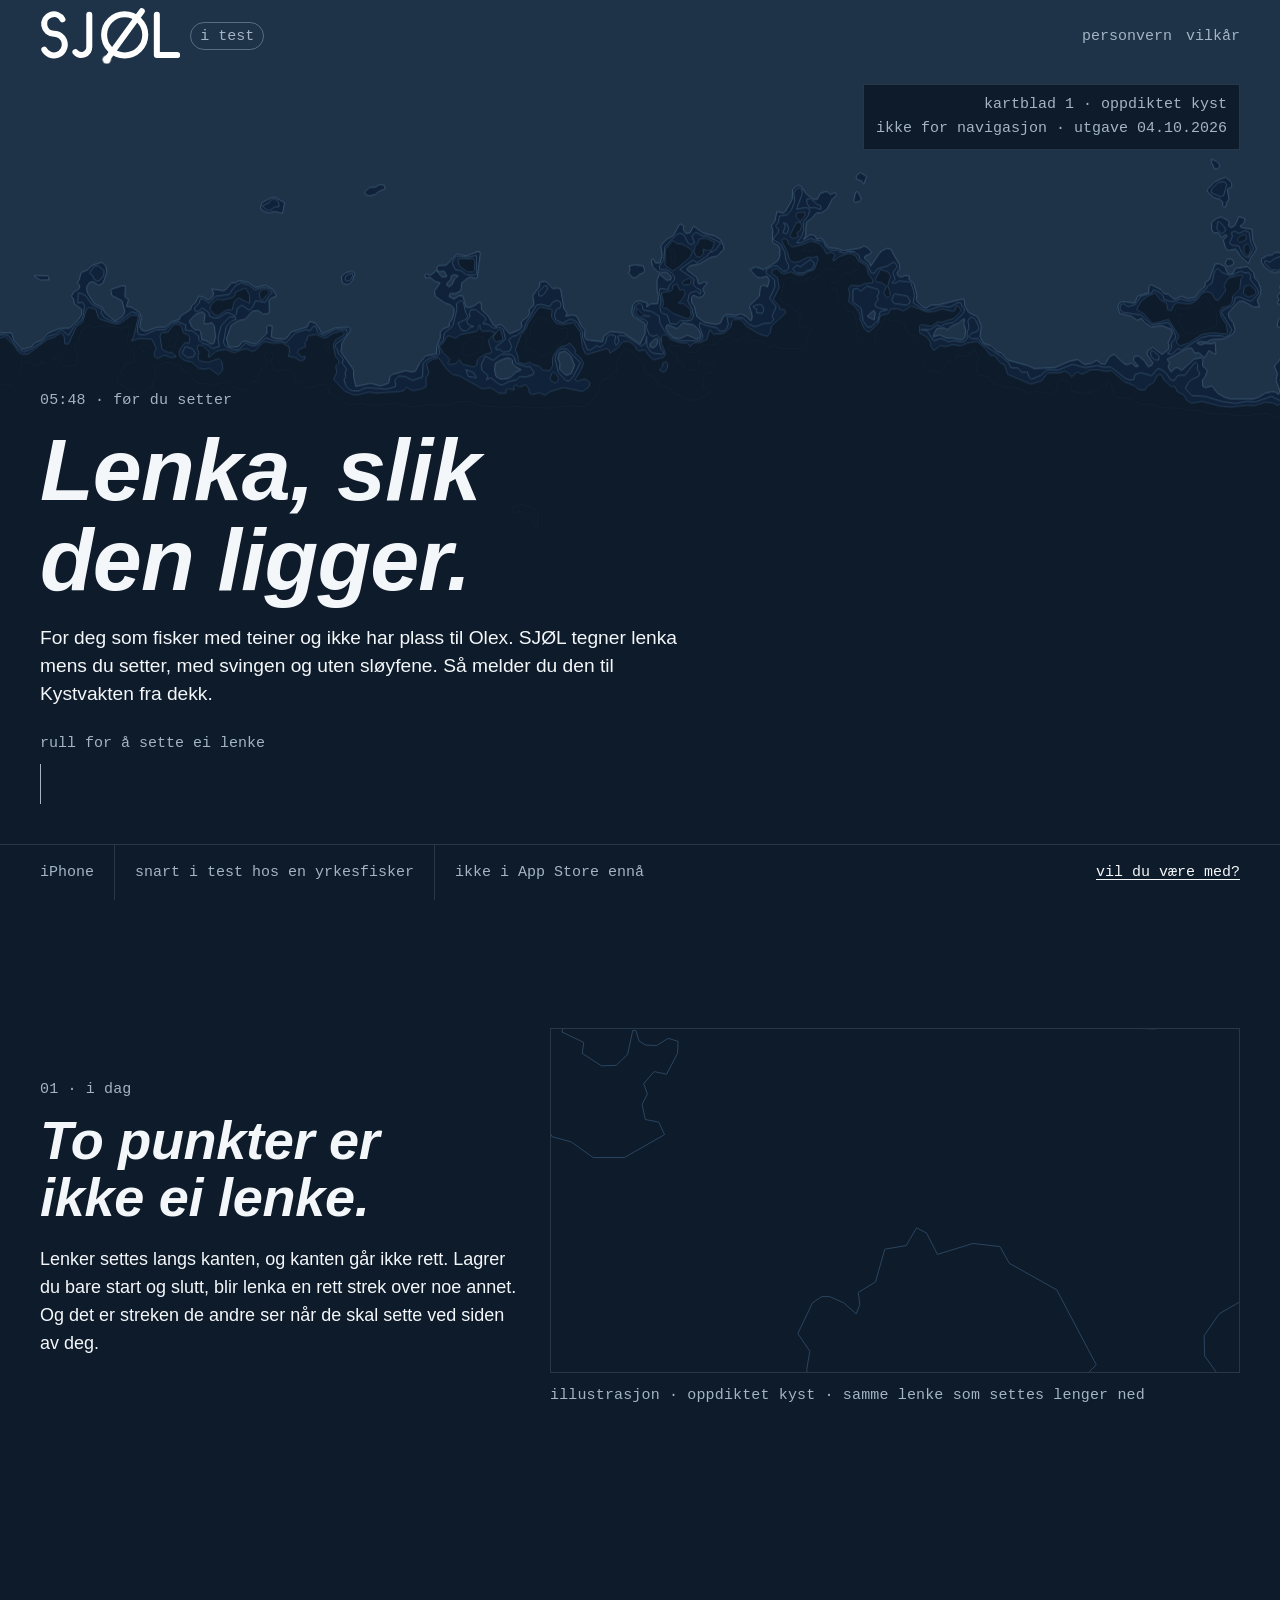
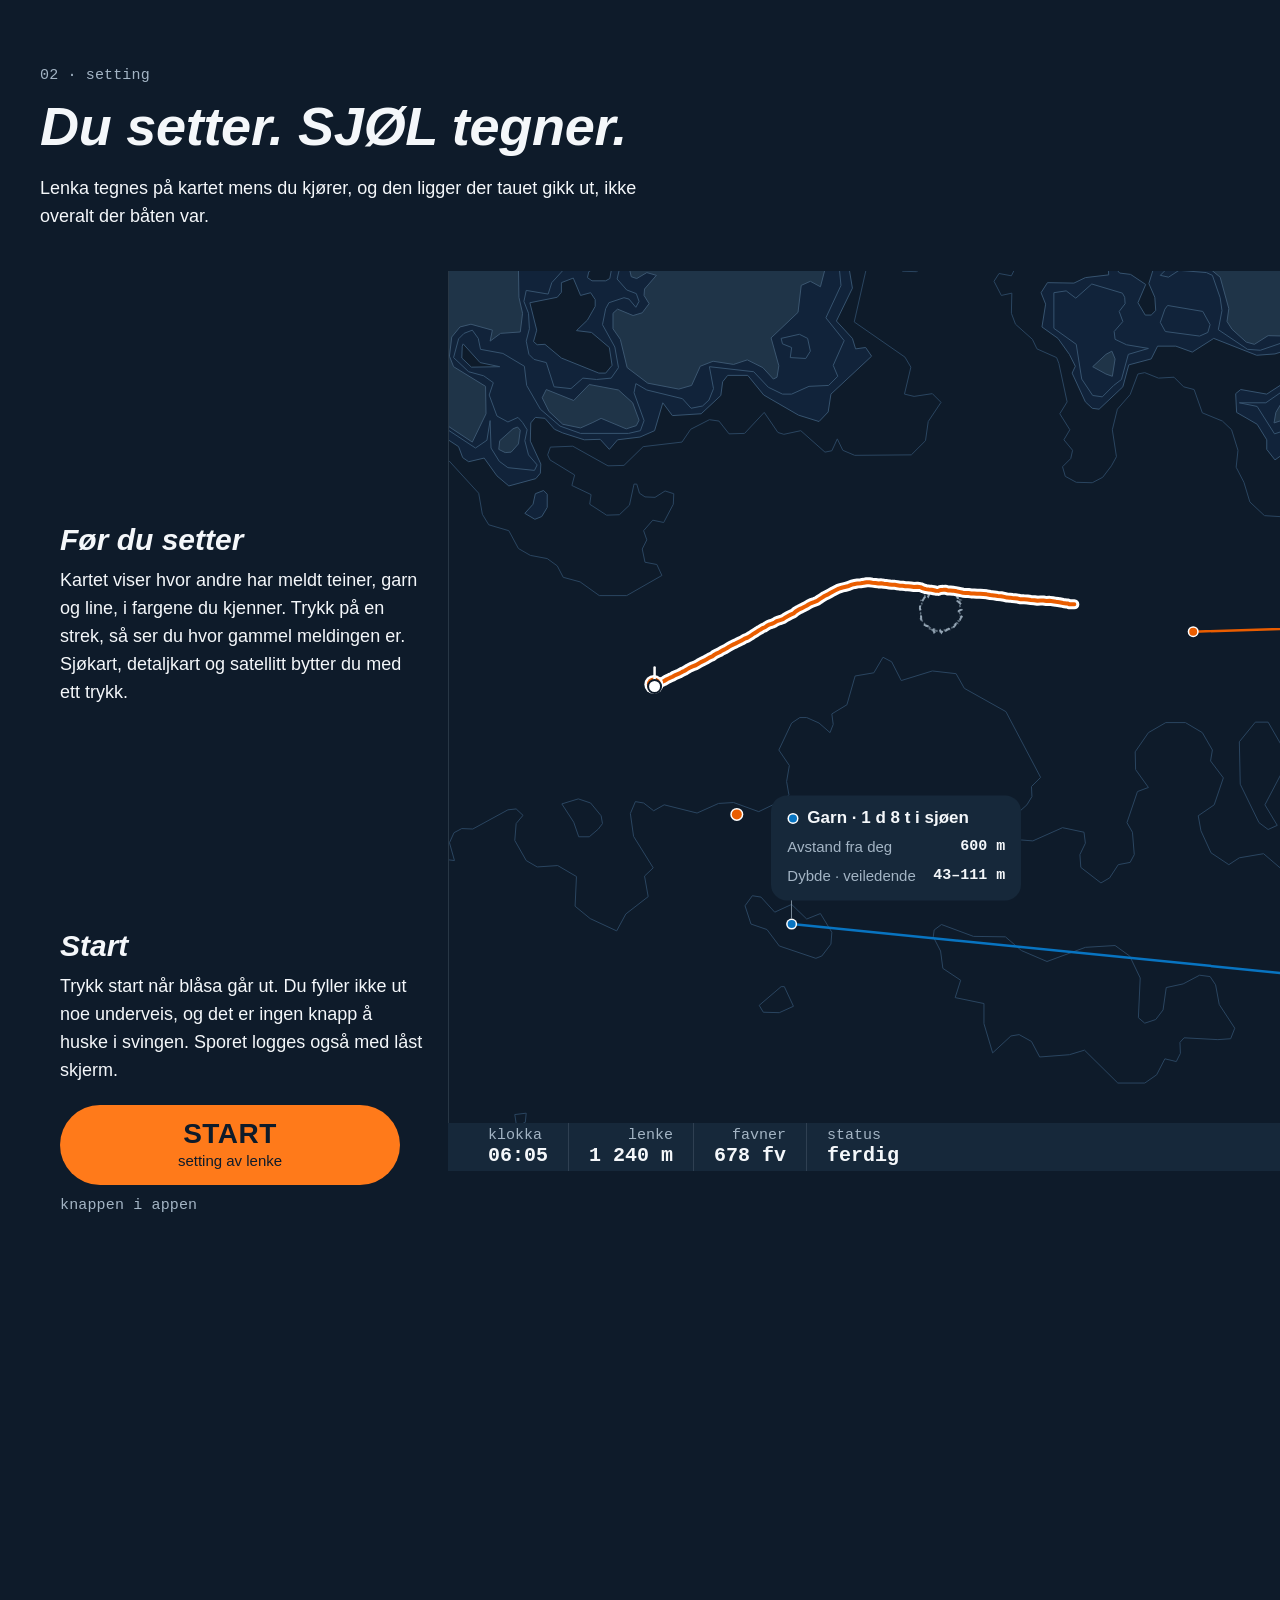
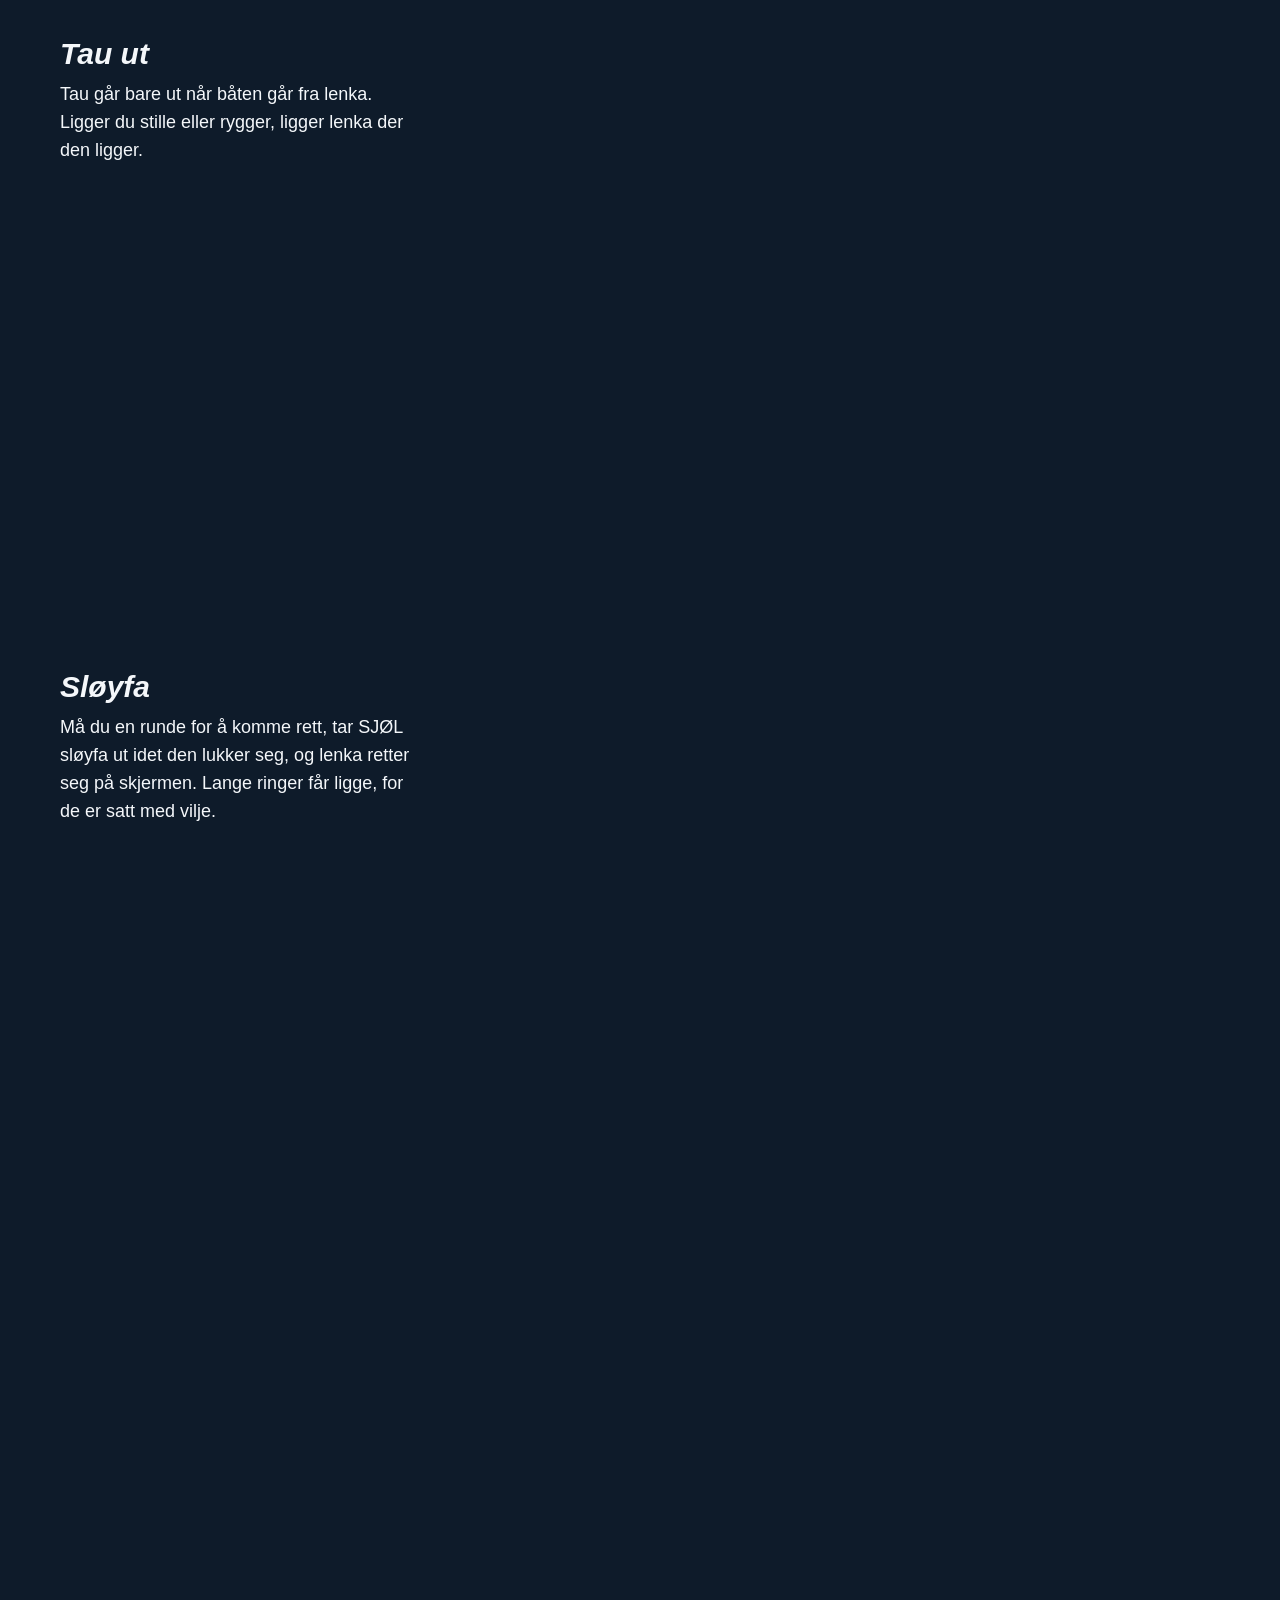
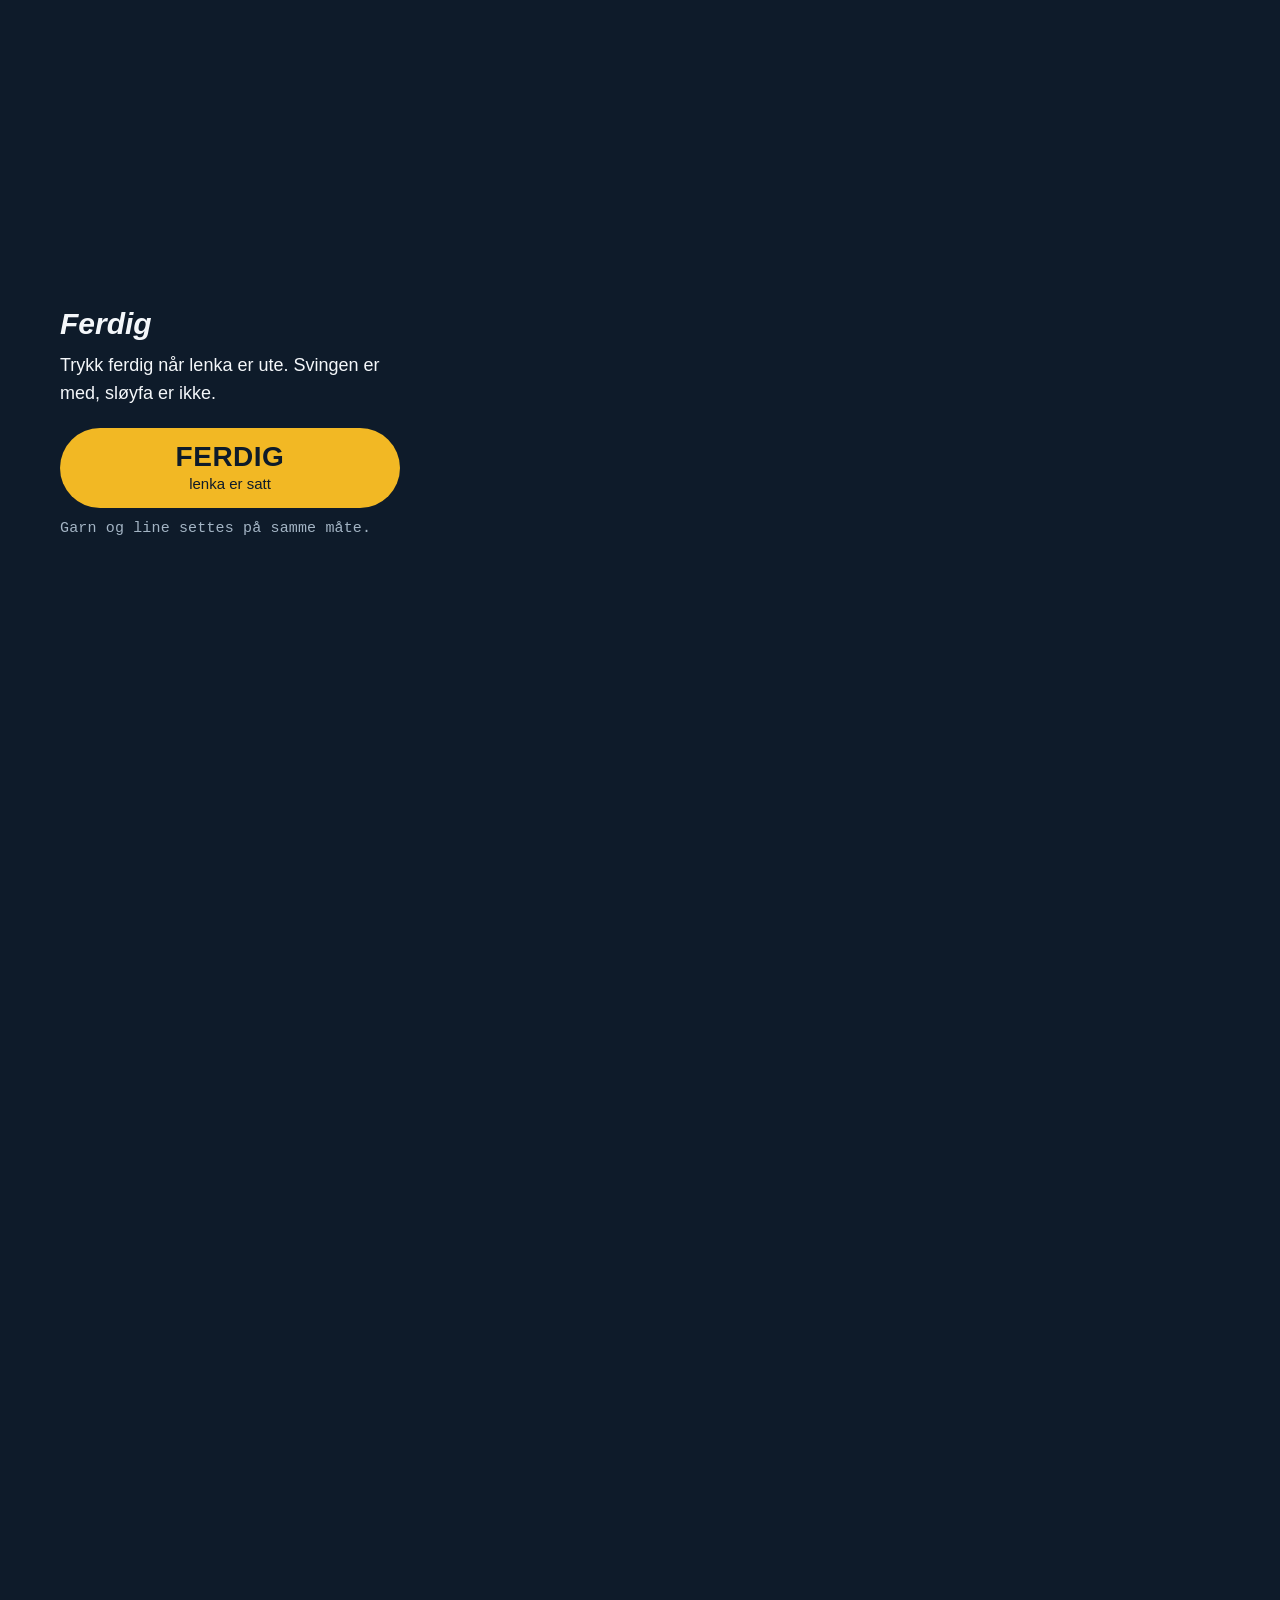
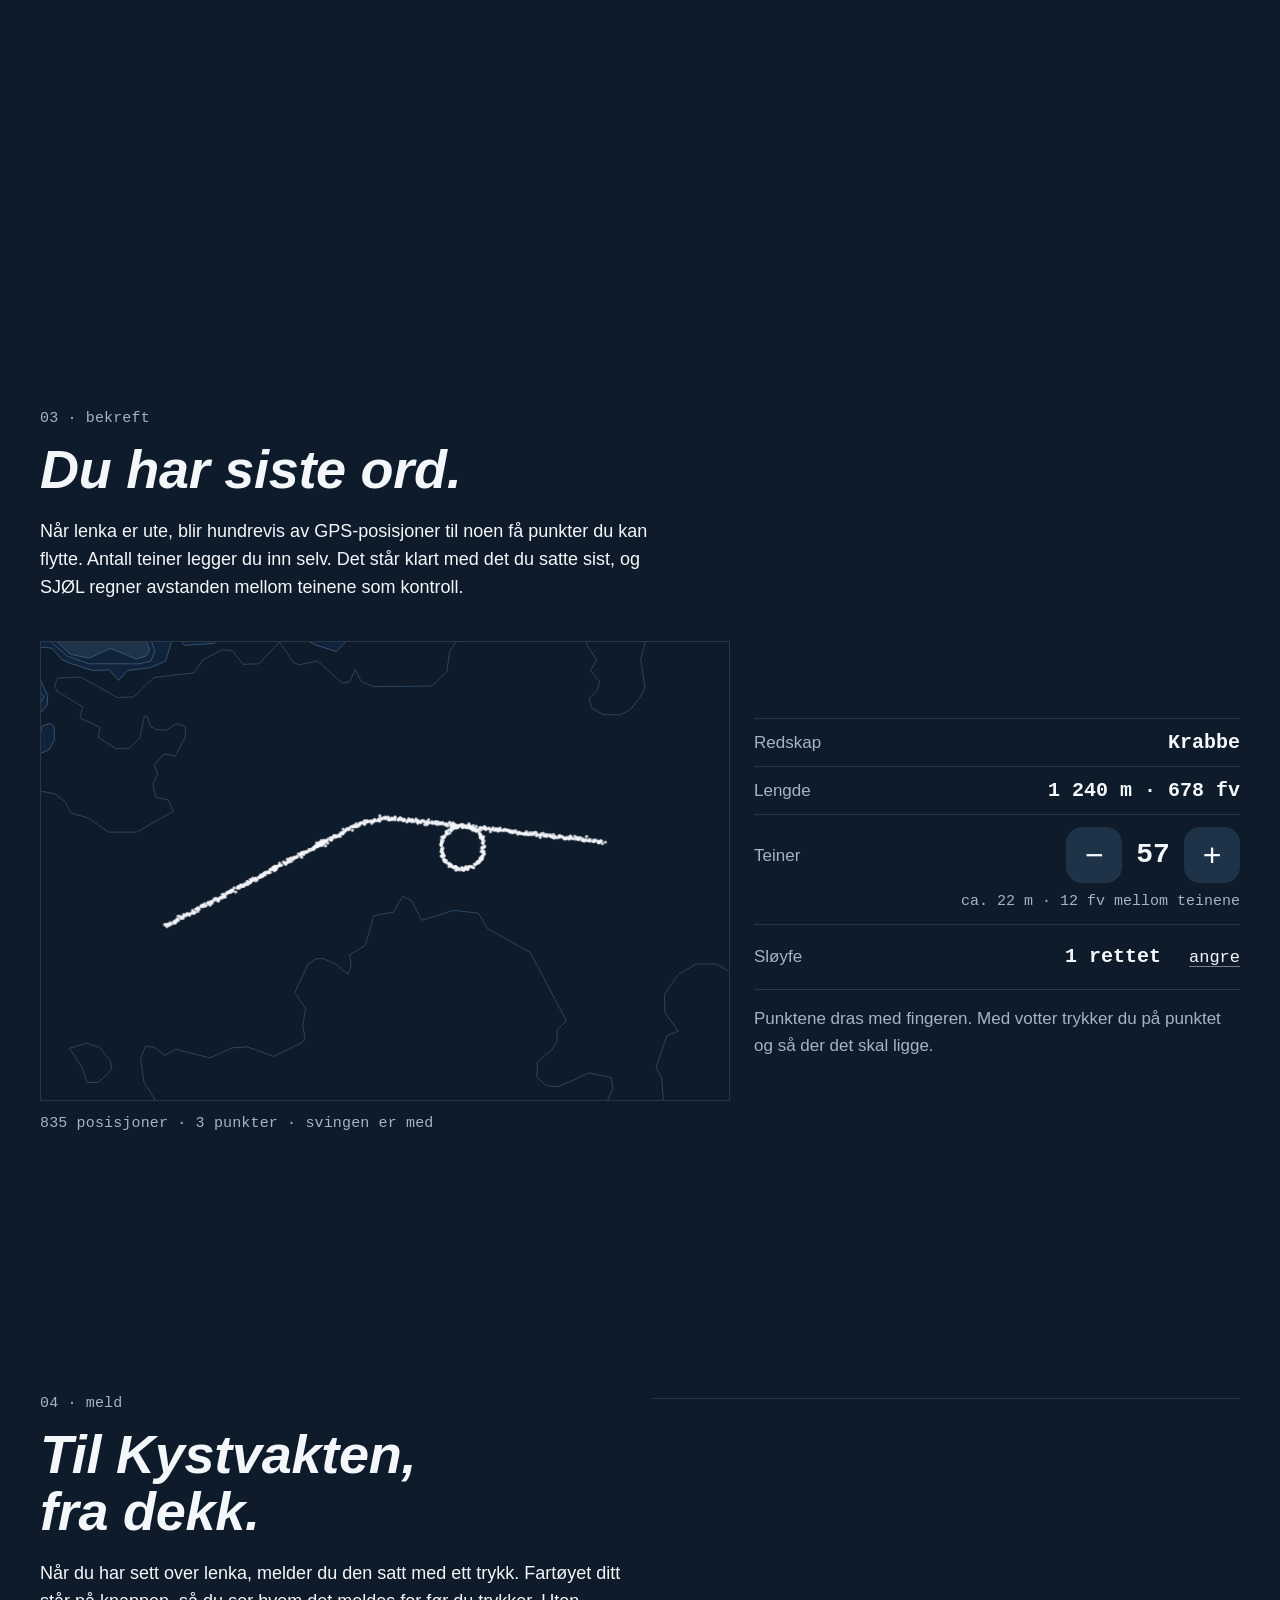
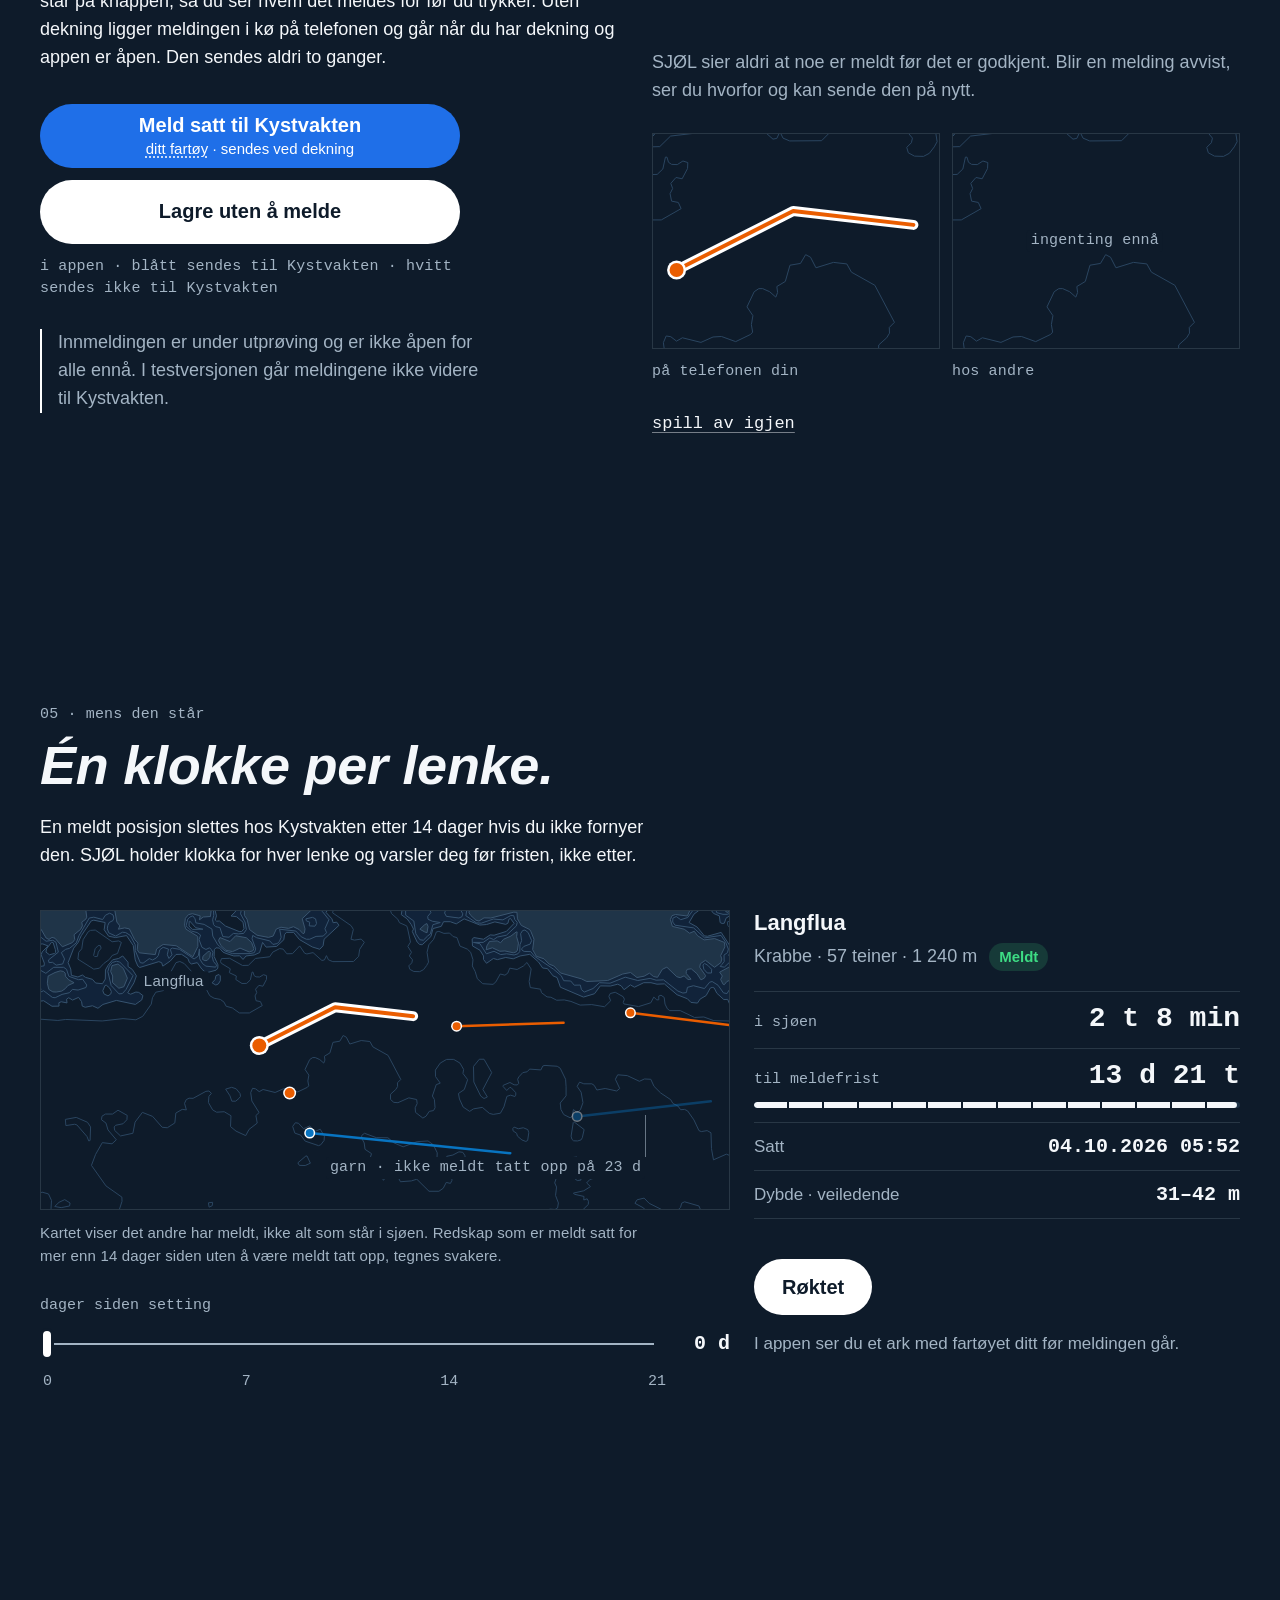
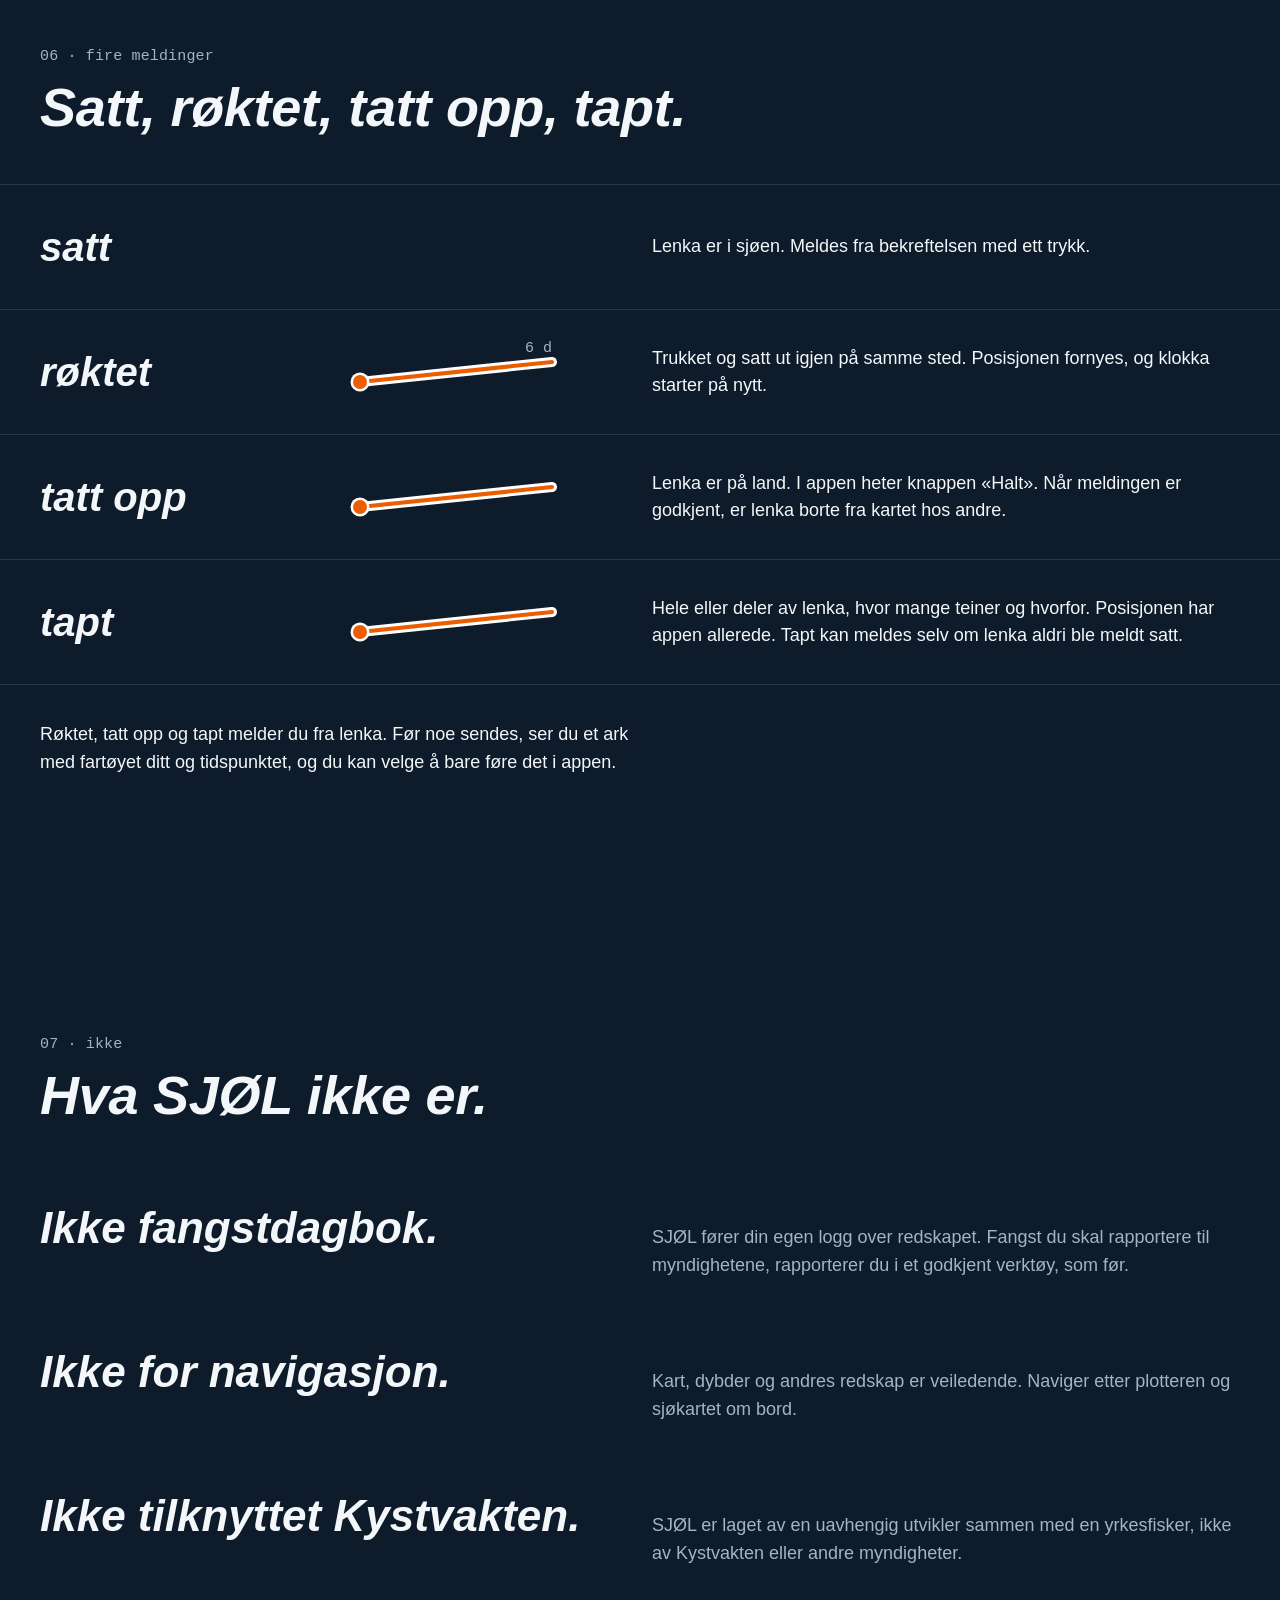
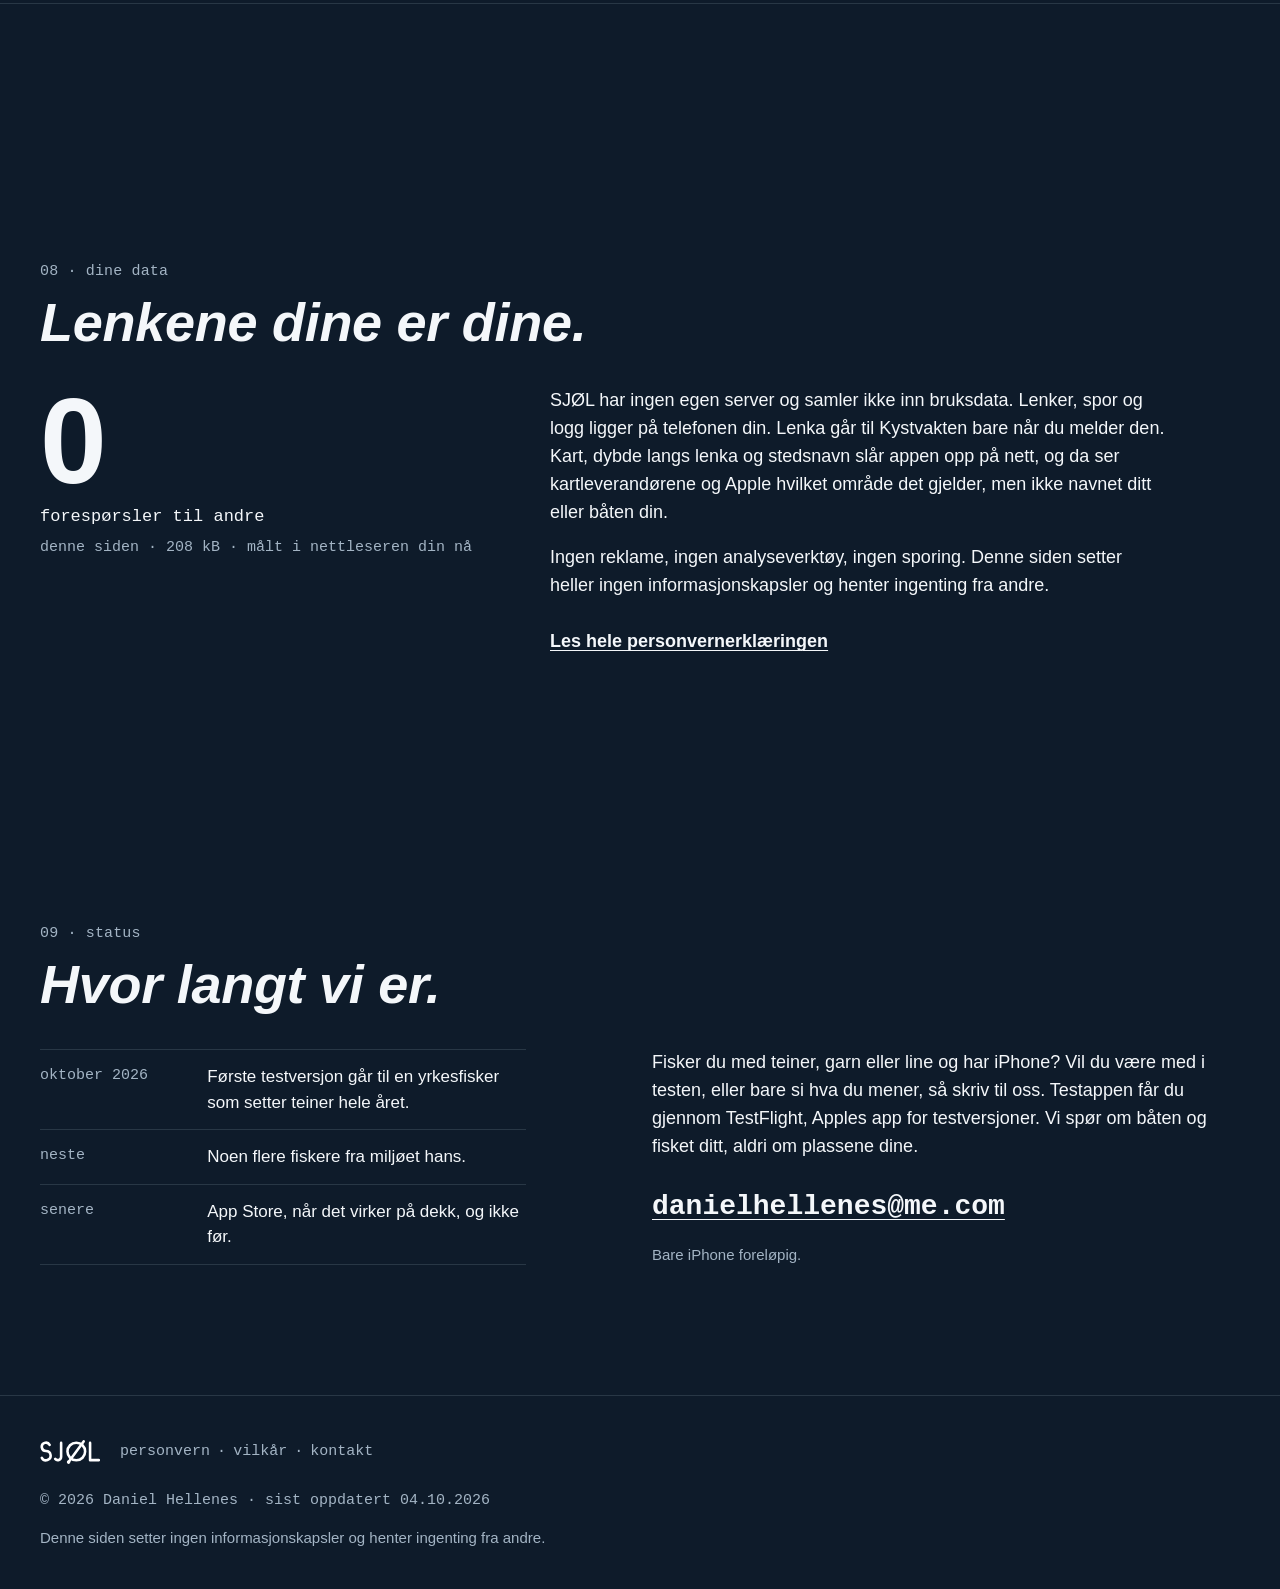
<file: index.html>
<!doctype html>
<html lang="nb" class="uten-js">
<head>
<meta charset="utf-8">
<meta name="viewport" content="width=device-width, initial-scale=1, viewport-fit=cover">
<meta http-equiv="Content-Security-Policy" content="default-src 'none'; script-src 'self'; style-src 'self'; img-src 'self'; base-uri 'none'; form-action 'none'">
<meta name="referrer" content="no-referrer">
<meta name="color-scheme" content="dark">
<meta name="theme-color" content="#0E1B2A">
<title>SJØL · lenka, slik den ligger</title>
<meta name="description" content="SJØL tegner lenka mens du setter, og lar deg melde den til Kystvakten fra dekk. iPhone-app for yrkesfiskere med teiner, under utprøving.">
<link rel="canonical" href="https://villholth.github.io/sjol/">
<link rel="icon" href="favicon.svg" type="image/svg+xml">
<link rel="apple-touch-icon" href="ikon-180.png">
<meta property="og:type" content="website">
<meta property="og:locale" content="nb_NO">
<meta property="og:url" content="https://villholth.github.io/sjol/">
<meta property="og:title" content="SJØL · lenka, slik den ligger">
<meta property="og:description" content="Lenka tegnes mens du setter, med svingen og uten sløyfene, og meldes til Kystvakten fra dekk. Under utprøving.">
<meta property="og:image" content="https://villholth.github.io/sjol/del.png">
<meta name="twitter:card" content="summary_large_image">
<link rel="stylesheet" href="felles/grunn.css">
<link rel="stylesheet" href="felles/forside.css">
<script src="felles/forside.js" defer></script>
</head>
<body class="forside">
<svg xmlns="http://www.w3.org/2000/svg" class="kart-defs" width="0" height="0" aria-hidden="true" focusable="false"><defs><path id="k10" fill-rule="evenodd" vector-effect="non-scaling-stroke" d="M-3 -2l9606 0-3 1844-23 13-22 27-34 18-42 46-20 6-2 48 24 23-63 15-18 22 77 146 41 23 63 11 14 33-57 66 4 22-61 81-61-2-34 20 0 23-28 12-18-13-3-39-10-8-108-14-79-21-40-20 12-23 2-37 20-23-9-20-22-12-101 36-66 43-76 17-42-13-30 2-29 14-36-28-5-16 15-37-14-26 39-9 21 9 17 63 12 6 19-6 15-71-22-16-43-62-34-20-49-3-13-30-27 21 37 94-21 55 8 89-61 57-34-16-45-4-60 21-45-3-96 11-64-5-110-29-63 11-28-17-19-32-39-20-13-31-23 1-42-38-16-32-12-3-11 4-25 45-36 21-16 24-39-4-21-22-62-24-76-65-44 2-36-9-43 0-56 27-24-14-38 29-17-23-21-10-43 11-61-1-35 47-66 20-138-59-20-58-24-10-33-43-29-4-26-37-51-45-58 10-41 17-45-8-50 13-24-7-41 29-18-23 0-21-21-34-45-26-2-41 11-9 57 10 40-26 23 2 74-23 46-48-22-30-9 5-6 24-13 7-65-15-50 16-40 3-94-37-47 30-36-13-40 0-14 28-49 13-13 48-52 49-15-2-15-14-29-63 7-15-13-26-25-35-35-25 8-50-10-25 14-22 58 1 25-12 51-6-1-16-28-40-3-26-13-22-45-27-12-28-24-13-25-2-55 20-29 26-5-13 13-20-8-16-20-5-24 10-13-28-29-34-50-15-46 20-64 15-24-17-8-28-23-6-10 14 35 69 11 43 14 12 15 6 30-5 50-26 34 2 23-9 6 22-23 59-45 16-21 17-34 0-41-19-44 12-17-8-21-25-29 9-2 22 34 23 10 60-35 72 35 38 7 23 22-3 13 19-89 83-6 39-20 21-45-14-76-44-35-43-44 0-11 14-4 30-43 40-63 4-21-28-18 61-32 14-49 6-18 21-20-22-35 1-47-15-18-8-21-24-21-2-10 12-1 40 23 50-1 20-10 12-59 16-26-22-28-39-34 8-13-9-9-24-38-25-33 1-34 39-45 31-7-21-17-6-114 35-11-8-16-37-12-87-40-59-66 12-41-8-27-39 6-43-68-14-15 4-60 89-18 40-27 34-34 87 16 38 4 38 39 10 27-12 18 14 42 12 19 22 41 4 17-28 1-54 16-29 27-32 36-8 24-15 32 38 0 25 26 18 24 38-15 42-37 60 17 8 32-13 17 2 25 19-7 26-38 27-114-24-80 24-30 23-33-15-43 9-18-7-4-27-18-25-36 16-23-14-13 9 3 22-35-7-14 6 1 20-42 1-50-33-50 6-139-78-40-8-35-31-47-68-38 9-36 25 15 55-17 30 0 53-28 14-54 10-36-20-14 18-21 7-148 10-42-7-60 17-35-1-49-21-67-71 19-40-6-40 21-19-4-17-18-20-14-68 14-33 49-27 3-14-14-12-55 17-39 25-20-1-40-20-50 9-6 30-12 13 6 21-42 18-9 18 28 27 22-4-8 20-24 8-31-22-41-6 8-23-3-38-22-6-19-16-52 5-50-10-18 8-39 43-18 9-35-17-27 3-48 21-53-20-37 5-23 9-38 33-6-7 8-20-11-17-30-26-26-3-6 15 11 32-6 18 3 23 19 10 40 4 63-22 18 17 6 51-26 29-57-40-24 7-40-7-38-36-46-10-23-18-9-23 6-25 30-41 25 5 4-39-7-10-31-13-11-37-16-15-29 0-37 48-40 3-7 19 12 81 37 18 25 0 24 24-29 7-45-16-40 21-17-12-2-22 13-26-26-56-78-4-44 15 14-31 28-120-42-3-73 51-28 1-88-28-11-12-14-48-37-10-12 3-10 17-20 68-35 23-51 108-21-2-3-42-16-24-52 30-30 8-118 89-37 1-24-16-19-31-60-60-39 16-17 26-8 36 2 21 15 24 1 90-12 14-46-17-8-22 5-29-54-75-26-7-36 8-36-3-33-22-45-17-40 20-43 11-23 19-38 5-59 72-37 2-31-35 12-82-47-62-25 4-30 34-65 8-20 22-21 47-18 3-37-13-24 4-32-20-8-20-40-18-37-35zM5739 1280l48-2 1 19-14 15-15 22-28-33zM5737 1337l22 3 9 18-9 30-21 12 10 24-30 11-23-14zM8397 1418l20-8 9 5 1 25-14 10-25 7-13-11 0-9zM5153 1436l48-2 46 26-18 42-26 6-25-10 2 29-17 17-25-1-15-30 6-30 19-22zM4991 1454l11-6 15 15 40 7 48 29 9 14-13 31-61 55-43 30-47-33 1-93zM8414 1476l23-9 10 11 6 25-13 37-27-23zM3709 1557l95-1 9 17-2 35 1 14-10 13-34 0-48-35zM6239 1620l45 15 16 24-18 59 13 30 2 29-10 10-13 0-16-27 17-40-33-22-24-3-11-13zM8373 1658l24-5 11 6-14 20-5 58-43 42-5 41-22 19-39 10-10 24 9 33 30 47 7 44-9 10-83-8-61 8-79 53-51 17-26-20 18-41-63-97-82 23-20-2-4-7-38-46-48-27 29-50 38-29 44-21 36 46 34 14 5 40 12 6 13-2 10-30 25-16 57 8 29-3 36-25 23-33 27-12 32 7 21 39 19 6 45-60-11-27 23-44zM5077 1679l20-6 10 7-5 27-9 5-30 0-10-7 3-13zM4996 1716l26-10 16 38 22-6 10 15 0 15-17 30-24 23 33 4 39 33 6 39-14 17-15 0-82-33-36-30-17 1-8-7 7-25-15-60 60-12 9-11zM8417 1719l30-5 33 25 7 22-14 13-34 12-30-21zM2428 1735l15-3 23 43-2 47-66-32-26 23-11 49-35 0-26 18-23 15-19-2-29-32 0-21 34-38 18-5 21 7 65-17 11-10 0-20zM2538 1739l27 0 18 18-23 23-15 22-14-2-9-37zM12 1775l25-9 23 14 16 23-6 21-27 10-35-10-7-16zM4779 1855l2-5 37 41 43 9-62 1-21-20zM3836 1954l7-4 3 31 12 9 45-2 31 12-35 36-6 17 19 50-1 16-33 5-37 23-13 12-4 32-19 12-65-15-19-29-11 9-13 17-42 3-5-10 15-18-43-43-23-38 22-16 23-40 16-6 37 14 31-22 94-18 13-14zM3955 1978l10 2 13 42 2 18-7 5-30 8-21-16 3-19zM8736 1979l5 0 3 21-23 41-28 6-12-1-1-7 22-16 15-31zM4939 2178l18-7 8 8 0 29-12 20-15 6-22-13 18-20zM4275 2237l8-2 20 17 10 21-3 14-17 12-24-12-7-19z"/><use id="kart-grunt" href="#k10"/><path id="kart-land" fill-rule="evenodd" vector-effect="non-scaling-stroke" d="M-3 -2l9606 0-3 1807-60 37 5-23-57-20-16 4-12 16 5 24 15 26 28 12-29 10-19 19-24 11-10 17 7 30-5 33-28 19-17 28 39 110 48 62 33 21 14 32-35 68-11 40-26 24-37 7-64-16-32-23-9-34-62-17-39-43-42-12-35-37-17-8-25 4-43 36-72 1-49 26-15 17-25-4-19-80-25-59-40-33-7-17 0-55 10-27 59 6 31-31 1-13-16-36-14-19-39-3-33 25 13 23-21-22-43-20-17-24-21 47-10-27-35-14-13-28-20 25-9 40 56 21-17 18-15 39 9 45-14 74-35 42 19 44-9 40 23 60-7 25-21-15-22-1-38 8-40 25-32 10-135 0-34-10-43-24-34-44-39 10-16-7-3-37 16-21 15-39-30-26 3-38-11-11-40 7-76 69-28-18-17 7-15 19-7-2-15-29 10-21-16-23 120-65 28-2 19 32 22-5 36 31 25-43 36 21 7-3-6-68-18 10-39-3-30 9-22-12 22-9 35 5 30-16 80-4 50-31 13-24-13-41-24-31-5-28 61-68 28-3 65 36 33-1-14-41 21-35 1-30-14-41-23-25-6-33-38-36-72 11-14 30-14 4-18-6-17-40-35-17-23 3-33 92-27 20 2 21-43 36-19 29-42 9-38-15-42 20-37-32-24-3-19-23-60-32-12 13-4 37-64 19-18 42-72-9-20 7-10 23 12 41 71 17 32 24 28-12 20 27 39 25 63-8 58 23 3 27-25 52 7 20-6 22-38 28-54-42-30 20-5 21 36 51-8 15-20 10-24-37-34-29-24 3-6 13 0 12 29 34-18 2-24-22-23 11-21-6-59-57-27 13-29 48-24-5-24-20-32 18-43 8-38-30-47 9-90 39-125 6-32-16-125-35-40-42-28-11-31-32-46-15-22-40 8-62-18-45-8-13-50-25-23-39-3-39-19-1-138 35-40-1-30 19-18-5-31-28-11-17 4-28-19-69-29-24 3-20-24-4-30 10-16-10-5-16 17-23-1-24-54-96-25-3-39 25-55 82-8-22-30-26 4-13 34-14 4-10-19-24-24-13-24 13-99 17-33-13-47-5-18-11-25-40-18-8-18 8-11-20-15-7-19 1-36 27 13-24 4-81 26-16 36-40 25 2 37-23 31-60 26-26-9-14-28 13-16-16-20 0-25 10-17 34-22 1-43-31-34-51-19-2-29 23-3 62-41 71-10 9-41-8-12 59-21 25 9 25-3 70 6 10 29 13 11 22-2 45-13 27-83 51-47-17-36 16 43 46 23 3 37-9 14 23-11 42-22-12-20 9-7 59-59 56 17 61-4 25-8 4-23-25-34-17-30 10-45-7-28 11-19 42-28 8-68-13-45-34-15-62-16-23 0-34 10-9 34 14 20-6 15-20-11-18 1-14 26-30-21-6-22 13-12-4-8-34-63-49 20-22 59-12 61-37 41-9 43-39-1-20-21-42-37-21-65-16-58-42-20 40-25 5-16-24 2-22-22-12-40 71-40 22-34 38 8 60-13 42-27 2-13-26-13 7 9 40 28 28 19 7 40-2 24 27-3 19-24 3-43-37-15 35 1 65 8 35-5 41-43 3-23 17 5-24-47-13-24 6-18 22-5 42 9 23 70 43 1 60-30 62-100-66-78-8-39 27-8 34-96-11-12-18 4-40-20-22-31-63-28-6-38 8 9-20-18-23-21-120-17-6-30 4-35-39-15-5-29 6 2 23-42 56 7 52-6 12-24 18 4 22-11 21-39 32 4 29-14 18-60 25-44-51-18-5-18 12-17-8-30-52-41-41-2-42-13-1-38 25-26 7-14-5-18-65-23-2-30 20-30-15 6-18 35-1 31-19 3-44 40-31 15-4 29 9 10-8 18-143-3-7-14-2-68 26-57-13-61 67-49 3-9 16 4 14 15 7 24-5 19 32-30 5-34-40-34 29-25-8-11 7 7 19 24-7 35 27 27 7-34 48 4 32 58 40 34 12 21 21 0 25-12 40-17 22 1 20-41 17-14 21 1 30-22 50-1 47-65 12-36 43-25 48-19 5-40-7-80 22-14 15-7 37-49 17-60-16-88 19-13-57-1-44-75-106 7-55 49-70 0-14-10-9-79 4-78 35-40-62-37-11-13 32-96 31-29 38-12 5-55-4-24-10 7-64-23-5-12 9 4 37-62 62-25 2-45-16-20 7-18 25-37 6-24-6-13-47 29-80 43-27 39-8 46-50 34-2 31 22 35-7-2-78 17-15 24-4 1-11-22-36-41-22-61 13-38-29-58-13-23 14-21-2-38 44-13 5-70-10 13 26-9 20-23 20-31-19-29-4-19 40-22 18-6 22-58 37-11 23-44 13-38 32-53 2-65 23-24-8-11-19 10-55-9-28-48-33-33-6 13-41-22-15 3-67-22 0-61 20-4 10 7 29 59 29 16 57-2 20-12 18-37 25-12 0-54-46-18-34-48-23-41-66-3-34 16-25 22-5 35 22 25-14 23-63-6-38-24-23-60 19-22 24-43 20-10 41-12 18 13 15 0 14-7 12-28 16-13 24 13 18 5 29 44 31-1 31-19 31-53 51-60 2-67 27-39 43-44 17-17 21-43 15-20-3-43-48-14-46-63-1-20 2-37 24-78 6-43 30-61 4-86-19-33 18-40-5-34 25-48-5-14 31-16 2-28-24-41-66-37-30-49 3-10 9-3 17-17 11-58-17-14-31 10-49-28-28-24-49-6-59-65-24-36-34-24-5-18-18-20 13zM8217 959l30 13 21 21 0 12-13 11-16 5-20-40zM6119 1040l37 23-17 47-13-20-27-8-5-9 1-15zM8275 1079l27-11 38 32 0 24-26 16 10 60-15 19-3 24-13 3-9-9 4-17-16-18-38-12-35-30-6-17 47-49zM3233 1117l15-5 23 5 6 20-38 15-22 19-36 9-22-7-6-17 30-27 37-2zM6090 1157l13-2 19 37 1 11-10 9-25 6-10-6zM2588 1194l25-7 61 33-12 64-48-11-38 9-36-16-11-18 11-29zM8248 1315l29-9 40 20 8 12-5 22 17 10 22-13 24-54 38 14-8 25-24 20 14 9 58 8 6 69 20 45-2 12-30 44-15 34-45-40-31-45-44 9-18-18-12-46 24-24-16-7-19 17-19-29-27 1-13-21-1-41zM8597 1519l25-1 42 18 94 70 25-2 19 14-14 30 15 52-5 21-78 105-14-13-4-25 27-28-31-3 0 40-27 25-48 7-12-8 13-19-11-23 23-31-10-28 18-3 37 14 35-33 6-39-40-28-44-1-38 10-32-10-31-24-20-30 3-21 34-19 27-2zM8313 1556l27 3 14 18-7 14-21 10-15-1-11-17zM4735 1599l33-6 53 5 7 29-8 13-25 11-18 17-22 0-23-27 9-21zM3040 1640l37-11 19 14-15 41-16 20-17 7-29-10-5-40zM1176 1656l83 2 8 25-52 0-35-17zM3671 1657l22-6 20 8-24 20-14 32-15 13-17-11 4-14 22-19zM0 1858l20 23 43 1 39 14 23 42-12 13-14 2-19-18-39 7-37-7zM2171 1876l15-2 13 16-7 43 5 14 44-8 13 19 7 66-10 37-16 6-32-22-24-4-7-48-11-13-22 3-21-22-14-33 35-38zM6188 1873l13-7 7 17-6 38-14-5-29-16zM9357 1898l45-2-3 33-9 15-14 3-24-27zM6735 1917l6-1-3 29 11 38-6 42-8 11-17 5-50-11-30 2-45-21-37 12 4-23 16-27 46-3 20 11 18-21 44-19zM5057 1939l64 12 31 28 14 38-6 12-22 7-55-23-18 9-27 12-39-8-30-28-15-30 9-18 60 24zM4890 2036l10-4 6 7-4 30-16 18-13 1-14-7 2-19zM4317 2118l36-10 32 27 24 58-21 51-30 9-38-34 1-39-12-27zM3976 2159l32-10 19 4 10 10 1 18 20 22 32 17-37 17-15 18-21 15-34 6-20-1-24-15-9-37 5-43z"/><path id="k5" vector-effect="non-scaling-stroke" d="M-3 -2l9606 0-3 1824-58 59-90 55-13 82-40 20-6 19 37 85 51 77 40 24 47 7 15 10-24 36-42 16-17 33-6 43-13 22-78 17-60-4-84-22 11-22-29-23-34 33-19 0-15-12-14-31-22 6-2-17 17-18 2-24-16-30-30-20-15 1-70 38-47-6-56 48-54-5-23-102-35-36-49-80-44-21 54-67-21-49-20-10-9 2-38 45-26 58 6 41-20 48 9 53 15 19 5 23-9 20-33 16 25 64-7 44-20 16-47-24-96 33-50-3-73 12-77-11-102-31-78-4-40-42 15-34 21-20 41-19 7-13 0-12-13-15 2-32-14-14-62 78-44 2-19 31-21-4-33-46-35-22-15 4-31 38-66-17-36 10-6 31-21 3-30-12-86-67-44 2-36-11-74 13-75-20-91 36-63-3-39 35-52 21-17-14-7-28-36 1-21-25-42-2-15-30-45-38-115-78-22-28-40-1-13-8-2-7 13-15 38-14 9-21-21-48-19-15-14 3-12 19 6 41-10 25-1 40-11 14-23 7-45-7-35 5-40-20-46 15-38-60-39-8 58 0 39-27 24 10 22-15 54-11 60-56 5-21-15-17-6-23-18-1-47 26-57-5-73 25-28-2-64-43 8-42-4-28-17-49-13-6-60-5-23 15-18-4 20-20-14-41 28-38-21-27-41 26-59 16-19 27-17-2-25-54-42-25-8-28-25-17-36-3-29 9-36-15-40-2-31-21-11-25-13-10-35-3-32-14-60 28-23 0 32-44 11-37-4-45 28-35 10-32-5-12-17-7-57 11 35-92-3-29-15-7-15 5-18 23 6 53-20 51-25 29-46 7-9 40-15 19 17 21 0 17-30 37 3 12 38 20 28 53 6 42 18 37-4 19-10 11-19 3-37-32-21-1-41 20-5 15 1 9 49 39 4 41-33 71 40 50-24 54 10 24-20 20-43 2-38 17-20 0-31-15-32-34-97-11 9 48-10 25-14 13-25 5-19-21-78-19-24-14-4 20 22 61-8 22-26 6-105 0-45-16-43-37-30-52-5-42-47-28-49-9-5-24-13-18-18 7-12 12-11 41 33 31 33 9 21 15-9 27 17 46 24 13 22-10 10 11 10 16-5 24 8 31 19 22-6 12-58-6-19-14-18-29-2-60-7 43-25 17-88-58-42-7-12 7 10 33-18 22-10-22 7-34-32-11-20 15-9 34-12 15-22 12-20-8-37 27-17-3-30-73 0-34-30-56-27-17-20-2-40 23-41-19-9-24 3-20 8-18 23-12 5-15-5-19-20-10-25 12-17 26-53-14-27 5-62 106-16 43-41 33-22 5-26 20 19 38-11 30-39 7-22-17-21 2-3-16 59-47-14-59-19-12-40 6-30-23-34-6 21-23-12-19-49-40-30-1-10 20 4 22-20 26 10 22 32 10-22 8-21 20-29-4-22-44 47-21 13-21-14-21-13-62-16-9-26 17 3 38-25 98-50 41-7 43-29 31 8 47-20 20-24 3-37 20-18 18-4 81-60 20-41-22-40-3-24 22 6 40-57 16-110-9-30 5-22 14-38 0-21-7-20-22-13-39 11-15-4-23 9-26-26-33 6-25-29-33-5-23-16-19 7-16 57-45 10-23-3-18-66-2-72 39-33-17-18-42-13 5-18 24-26-6-61 19-58 62-28-15-40 2-50-19-55 44-30 3-38-16-40 40-37 0-41-20-14-23 17-95 34-35 25-7-4-15-37-1-50 55-17 74 8 47-41 13-23-20-40-13-20-20 1-22-40-30-42-6 5-29-47-20-32 7-45 40-57 2-66 30-34-3-9-12 1-39 14-50-8-21-41-14-78 60-29 2-58-27-19-28 4-21-57-29-43-57-40-15-3 63 28-6 13 23-9 60-9 23-42 36-36 57-44-34-32 26-46 14-42 38-78 47-27 6-31-13-59-81-25-8-35 4-36 32-25-9-13 4 25 80 28 20-19 11-43-10-38-55-21-14-82 10-86-28-95 40-41 3-36 44-42 23-27-36 12-28-4-20-39-62-18-14-23-4-20 10-20 30-82 5-23-43-6-44-17-21-11-61-41-4-23-25-5-14 8-33-39-42-28-5-33 12zM8259 1100l38-6 13 19-18 64-19 8-57-25 4-20zM2597 1199l24 0 18 23 2 22-28 3-22 17-18 4-34-28 43-20zM5798 1198l23-1 39 34 22 8 0 22-39-12-28 2-16-29zM5658 1340l22 9 9 24-6 30-10 4-18-7 15-37zM8255 1336l9-3 25 25 15 22-6 14-18 13-29-27zM5135 1397l43 24 23-2 82 42-32 44-35 14-16 21-59 40-19-15-9 1-76 54 88 58-7 30 21 24 21 8 6 17-7 13-15-18-11-3-33 11-7 13-7 35 27 49 8 45-16 23-32 3-30-3-26 23-37-4-17-53-27-7-11-11-6-29 7-27-2-34-10-26 5-24 48 8 8-25 30-33 3-15-15-24-33-24-40 1-5-20 27-38 7-80 71-73 18-7 23 8 30 54 17 7 19-11-17-42zM8338 1399l23-9 20 15 37-17 27 10 8 59 18 36-17 35-10 20-21-2-23-25-18-42-39-4-13-9-2-9 17-35zM3699 1540l74 8 49-13 1 110-10 9-50-2-35-26-33-4-18-44zM8639 1540l22 8 34 41 25 11-2 18-11 6-59-7-9-3-22 12-40-4-42-41 5-15 28 11 32-24zM5819 1560l24 20-3 20-14 20-28 7-17 14-43 1-24-22 7-14 18-11 21 9zM1538 1599l24 1 33 28-3 29-24 28-11 5-20-9-14-28-17-13zM8252 1617l8-2 22 23 51 20 60-28 27 11 22-4 11 21-3 21 45 58 7 25-45 50-69-27-25 2-9 35-15 17-51 24-8 17 61 100-10 21-19 18-14 5-21-7-69-1-50 12-117 73-25-7-35 33-25-4 11-13 13-17-1-38 21-15 5-21-16-41-28-41-98 15-66-60-111-16-14-19 1-23 20-10 27 19 42-13 36-50 63-19 10-21 44 21 15 18 5 22 38 10 25 0 40-15 40 13 43-8 30-41 32-19 18-27 21-12 16-73zM3079 1640l2 22-17 24-11 4-17-6 3-24zM8758 1655l2-6 25 48-15 30-17 9-21-16 8-40zM2415 1699l50 17 31 26 47-14 25 2 18 8 15 22-22 20-22 37-57-11-14 34-22 24-46-30-28 20-2 28-11 16-36-19-17 1-42 28-29 3-28-11-3-21-40-29-25 21-17-2-6-12 7-16 23-20 5-24 16-2 37 26 38-41 81-10 37-51zM4231 1717l13 0 3 23-26 32-18 9-9-5 0-22zM6157 1719l67 20 5 9 1 14-13 17 8 22-19 22 2 17 25 12 48 8-44 13-15 55-17 13-25 25-21-3-24-36-12-76-49-35 0-78 27-4 21 16zM6317 1774l6-8 77 13 16 29-5 17-18 8-75-10-11-20zM0 1838l99 43 52 58-10 22-41 39-21-6-14 8-24 19-21-1-5-17 5-23 40 1-1-16-59-18zM5477 1838l40-9 18 9 6 28-10 16-34-2 3-22-20-8zM8817 1958l21-5 23 6 4 26-17 23-9 14-23-19zM2080 2080l42 14 18 26-12 23-35 4-33-27zM4319 2099l24-7 20 4 80 82-42 83-22 24-20 2-47-50-20-84 9-31zM7853 2113l10-8 19 11 23 24-1 22-25 0-21-23zM3876 2138l45 26 47-36 60 0 17 12 14 42 58 20 24-3 25 35-5 15-47 15-34-4-18 20-44 10-41 20-17-2-52-40-28 12 13-23-38-33-4-36zM3758 2219l45 17 19 30-6 6-18-10-23 0z"/><path id="k20" vector-effect="non-scaling-stroke" d="M-3 -2l9606 0-3 1888-39 13-57 42-6 35 17 37 1 20-14 18-26 8-20 40 25 15 1 44 19 41 47 18 52 2 0 286-12 13 12 11-4 45-18-2-16-11-27-41 13-15 38 6 5-13-14-11-24 11-57 1 8 24-42 59-89 18-80-15-36-23-60-20-18-29-20-13 6-32-8-16-57-5-32-24-35 13-18-12-15-33-39-14-28 31-13 52-59 40-28-4-50 15-40 0-55-13-50 8-35-3-45-21-60 1-60 12-80-2-45-10-100-1-55-17-60 0-60-15-120-3-60-22-55 3-86-41-63 0-14-11-14-28-5-40-19-13-14 5 1 22-12 1-18-17-18 34-73 23-88-16-4-9 7-19-7-15-48-27-30 8-8 17 11 26-37 36-76-13-70 3-55-22-40-9-45 2-35-18-23-2-33-25-6-21-61-10-7-36 12-75-25-39-21 21-38 21-44-8-12 30-17 12-28-7-26 47-17 15-62-4-32-30-13-43-17-33 4-37-14-45-20-19-44-18-18-51-23-6-21-21-34 2-30-12-15 3-17 45-28 32-11 45 9 59-11 20-19 25-23 12-35-1-24-13-6-21 18-18 4-18-19-23 13-22-22-35 16-26-18-84-5-13-43-19-10-21-37-33-9-24 1-44-23 5-16-31 11-17 27 5 20-40 17-12 43-8 17-17 27-1 3-23-34-43-21-12-56 34-22 38-18 6-34-10-12 4-30 39-32 4-8 24-24-18-44 26-30-1-30-22-30 1-19 13-27 119 111 77 13 22-14 59 21 5 40-6 19 19-28 42-6 42-31 31-124 1-26-11-12-25-12 26-15 3-53-47-37 8-13-4-30-44-43 46-34 1-22-28-21-3-41 21-19 28-85 10-42 41-35 1-77-43-49 2-6 17 5 11 54 33-6 23 42 20-3 21 37 24 28-1 22-21 10-46 6 0 6 20 12 8 22 1 22-14 19 6-1 23-21 40-24-5-20 23 7 20-10 20 6 29 26 5 11 24-77 44-60 0-42-30-37-10-13-25-22-16-37-7-26-15-21-39-44-13-14-23-8-46-65-71-27-13-23 7-43 77 5 44-23 16-14 30-46 10-20 33-7 38-51 73-41 21-77-7-125 14-218-9-47 6-150-11-60-26-60 0-55 18-60 8-40-7-60 2-71 13-114-26-85 16-70-3-28-10-77 12-26-11-30-28-67-32-9-38-14-17-19-1-85 25-74-48-5-29-26-26-46-8-25 10-23-7-26-44 14-36-2-23-17-7-23 8-6 13 0 10 16 16 1 18-54 62-3 42-37 14-38 47-36-4-86-45-79 23-35-12-43-2-20-11-46-53-35-18-13-30-28 2-17-12-38-6-63 29-5 20 9 37-17 23-5 41-29 3-30 37-40 0-104-64-10-17 51-104 40 1 16-22-4-40-43-57 14-78-3-26-42 16-81-19-94 14-22-12-12 3-35 36-19 62-22 22 21 59-2 39-11 16-33 6-45-10-26-44-54 24-21 18-16-6-6-22-6 22-34 19-32-26-35-1-14 6-8 64-11 24-43 46-39-7-36 16-26-1-96-81-37-61-43-11-32-49-28-22-20 3-17 26-23 14-59 4-35 55-46 27-92 4-31-15-22-49 11-73-9-16-78 42 14 29-10 33-80 41-22 32-18 0-16-13-1-23-15-35 13-25-51-5-17-11-20-37-56-24zM5799 1479l19-7 24 7 8 23-17 14-63-15zM4978 1499l22 0 9 19 1 45-8 17-11-4zM8176 1779l11 2 32 59 25 17 6 91-9 12-55 23-43 7-23 16-19-8-19 9-23-6-17-42-27-19 7-18 19-16 0-13-27-1-13-16-2-20 24-6 40 6 38-10 39-25zM4175 1915l13-8 29-2 101 70 39-5 16 9-23 66-32 12-17 24-33 24-26 28-34 6-95-60 5-41 18-21 8-54zM2017 2019l20-10 8 12-29 36 8 23-11 5-33-5 6-21-8-19zM3810 2019l49 1 6 21-10 19-4 41-58 30-20 4-33-10-8-22 25-45zM1800 2080l23-11 48 8 3 11-20 27-15 7zM2909 2074l14-11 16 1 3 57-13-2-3-18-19-19zM9074 2299l9 2 0 41-57 41-11 2-9-8 5-34 25-28zM4038 3038l65-12 67 29 19 28-3 81-8 3-11-27-60-69-14-4-52 8z"/><path id="k50" vector-effect="non-scaling-stroke" d="M-4 -2l9608 0-4 3262-43-1-17 21-20 6-20 44-19 11-62 0-37-22-21-25-19 28-34 7-49-34-41-2-16-17-2-18 27-32 8-33 37-50 6-25-20-35-13-43-24-33-43-20-59 13-19 20-52 17-8 23-42 17-24 31-10 30 0 40 58 80 12 80-3 25-23 31-15 1-36-24-57 25-22 23-19 6-102-74-17 9-20 33-37-1-26 22-74-36-26 17-19-4-40-30-30-8-33 13-28-24-7-50-8 49-36 35-19 10-74 6-24-9-19-30-82-29 12-31-8-19-25 16-57-11-26 3-9-6-4-19-28-11-77 34-12-67-3-95-23-13-35 6-14-6-30-64-38-54-18-9-23 2-17-22-30-16-13-22-60-40-40-40-19-42-38-2-30 14-73-34-57-5-14 27 26 55-18 15-69-15-50 9-16-28-14-9-48 0-25-10-15 25 24 35 11 63-15 42-12 12-10 3-20-16-7 42-13 7-38-19-17-31-4-38 35-43 0-54-3-45-32-66-18-12-73-5-13 3-12 24-67-5-15 16-26 5-24 26-7 14 7 24-9 10-19-1-25-14-40 17-1 7 22 24 19-19 7 2 28 30 0 15-5 8-26-8-22 7-18 63-21 38-43 7-23-6-42-36-53 9-23 15-39-26-22-48-6-33 35-24 20-59-28-37 4-24-22-38-37-22-43 0-38 22-29 42 1 39 28 39-24 9-23 68 12 21 4 49-9 17-26 5-19 29-19 11-44-34-2-28 12-25-3-24-47-10-65 29-25-2-20-18 1-31 31-28 11-18-1-22 20-20-76-144-91-51-18-32-52-6-68 21-21-41-19-10-20 34-41 7-18 63-33 20 3 23-7 18-24-21-27-12-15 0-18 12-28 59 23 34-6 35 5 29-8 9-58 28-55-20-33 2-47 21-72-18-23 13-22-17-18-3-11 26 7 50 43 69-19 18 8 45-49 38-20 37-58-27-33-27 3-65-41-24-45 3-24-14-25-44 3-37 15-18-15-14-18 2-77 42-24-1-17 9-10 22 11 39-25-3-38 22-6 59-45 29-31-3-57-65-61-24-44 58-13 67-74 16-35-33-3-21 9-10 44-9 23-24 2-26-55-31-33 23-42 0-21 13-3 21 27 20 12 41 50 59-26 24-58-7-40 70-25 66 87 123 95 67 1 25-21 65-19 23-38 2-20 29-49 33-37 9-28 17-66-17-77 84-45-40-56-28-9-17-3-25 12-41 31-49 3-50-18-39-39-11-40 26 22 41-5 13-22 19-30 4-62-20-27-58-34-39-18-59-39-41-42-19-59 27-22-10-42 0-30 62-12 2-5-23 11-37-9-20 4-18-23-25 43-41-8-54-11-24 15-13 28-5-12-19 3-23-24-12-70 6-37-40-69-33-2-22 33-64-43-54-10-47-17-27-130 47-44-12-8-27-49-35-69-12-107 16-15 15-1 23-13 11-59 6-79 34-1 10 19 24 41 16 16 21-1 14-21 22-8 24-11 6-17-4-54-39-25-3-37-43-12-2-45 9-23 18-57-13-23 28-23 5-56-3-64-30-36 13-41 35-47-17-50 3-22-7-33-28-50-17-12-12-6-24-6 24-18 17-17 4-46-13-96 65-59 4-52-20-26-18-58-84-34 2-40-14-46 17-23 18-10-61-31-37-21-8-104-14-40 4-116 62-60-15-154 2-28 8-53-29-62-12-40-2-52 13-48-13-39 1-68 9-68 36-46 14-42 52-25-7-33-53-8 47-10 8-40-3-16-23-62-13-16 34-27 24-116-13zM4234 1998l13 0 5 15-17 24-5 25-16 2-7-7 9-40zM6515 2678l28 0 46 80-53 101 27 45-20 9-20-15-41-84-2-93zM4997 2857l36-11 27 9 23 28 3 17-9 12-20 17-23 0-11-32zM8094 2879l44-9 42 9 17 12 6 17-8 36 6 4 18-13 20 8 2 19-11 31 9 11 34 7 35-20 72 1 10 50-37 30-55 24-30 0-66-37-20-43-22-16-23-6-57 7-20-10-27-72 7-9 26-2zM8619 2959l29-9 45 25 29 5-22 4-8 19 19 55-14 62 21 15 24 3 4 19-6 8-42 10 6 26-21 20-23-2 4 24-24 12-13-35-29-19-10-18 15-18 37-4 6-33-3-27-45-80zM3077 2996l9-2 38 31 37 1 18 35 56 21 26 35 10 44-26 20-32 11-35-1-56-36-18 34-24-9 14-37-11-46-17-34 0-45zM1393 3017l25-8 25 7 40-8 21 6 16 39-33 31-24 10-45-2-20-9-25-23zM3733 3038l24-7 24 11 22-13 17 1 0 30-29 28-11 19-20-7-23 11-16-6 12-28zM5414 3058l19 3 30 33 37-17 33 32 30-12 25 41-2 26-20 26-13 5-80-27-27-36-35-12-13-40zM7077 3056l4-4 61 47-11 49-8 13-20 6-24-1-10-9-5-19zM869 3158l49-8 23 7 26 42-4 23-10 7-20 3-27-11-19-33-27-8zM1094 3158l25 3 23 19-9 42 31 39 1 16-5 12-27-4-15 3-18-8-12-32 3-25-6-14-10 0-14 19-7-7zM1216 3179l44 3 84 50 5 36 27 45-36 54-55 38-25 37-27 6-26-12-35-48 16-60-5-30 12-50-7-45zM3348 3197l34 3-20 34-29-5-35-10zM8719 3219l20 2 9 19 30 22 22 4 6 27-6 27-32 12-28-16-20-52zM3735 3238l58-16 23 21-2 34 16 26 5 55-24 80 9 22-7 5-33 18-42-24-8-36 12-43-21-47 13-50-9-25zM5477 3257l7 0 20 43-31 14-35-1-9-15zM556 3280l26-1 39 16 28 24 6 78-42 14-40-1-53-50-3-42 25-32zM1576 3318l27-8 19 6-4 46-19-5-22 19-16-11-2-26zM1558 3419l25-15 71 36-12 21-29 9-52 17-22-6-7-28zM1736 3439l7 0 3 22 29 37 1 59 24 42-1 26 34 53-13 45-22 13-43 0-25 24-69 22-57-24-46 0-61 44-39-18-20-23-38-6-20-30-31-24-1-22 85-30 30 18 23-1 75-64 38-45 61-9 41-28 8-27 24-31zM3060 3500l23-10 97 0 6 23-16 25-7 46-22 23-45-1-44-65zM619 3519l22-6 25 23-1 51-7 8-41-32zM4034 3518l32 20-3 18-50 10-39-7 26-25zM4550 3677l67 7 9 9-6 27 10 17-5 14-21 9-30-2-75 4-15-19 11-33zM4355 3774l8-10 17 1 24 35-16 23-40 10-17-8 0-22zM4097 3879l36 17 30-17 20 104-1 18-14 6-49-10-22 69 4 14-20 21-23 5-16-8-2-18 24-43-6-57 16-32 2-48zM4357 3878l26-3 38 13 21-11 3 24-11 21 13 35 31 44 23 20 3 20-43 41-33-3-9 0-19 26-72 9-12-8-1-43-16-23 4-32 23-47-8-22 23 4 8-6z"/><path id="k100" vector-effect="non-scaling-stroke" d="M-5 -3l328-6 9280 4 5 103-7 3855-1 70-25 36-57 42-39-42 32-36 11-25-19-22-24-4-42 21-44 60-5 50 6 38-77 33-6 28-28 42-60 7-63-36-21 6-36-14-35 5-25-6-7 12 4 22 20-2 0 22-20 7-22-15-24 9-14-43-42-39-3-19 18-32-4-15-12-10-60 0 4-38 20-25-15-28-25 0-1 28-42 5-39 15-12 18 1 27-15 5-21-14 9-36-48-20 12-34 24-24-26-31-19-8-20 43-29-1-25-24 12-22-49-58-33-26-41 6-14-6-24-55-19 12-39-17-22 10-13 18 5 35-5 22-35 16-20-3-36-42-58 10-12-18-5-45-25-27-19-7-40 4-75-40-64 5-10-16 5-39-36-50-35-15-45 12-29-69-86-25-17 8-7 25-60 60-20-11-32-35-76-38-30-31-42 10-13 21 52 28 32 45-11 26-46 40-17 6-16-30-55-19-24-17-16 2-16 62-1 50-41 55-64-16-64 4-24 25-50 22-24 0-24-24-15-63-19-39-26 6-4-24 15-7 33 16 94-70 18-38 34-33 1-19-8-15-20 7 1-21-57-13-6-7 62-14 40-25-23-22 20-21 50-15 18-21-7-17-16-7-69 10-22-4-9-25 0-39-24-16-44 6-21 24-16 44-38 41-13 40 11 25-6 50 17 45-5 30-15 9-29-2-41 12-41 39-29 4-33-12-32 13-26 20-37 12-16 25 16 73-22 13-40-16-32 29-30 12-16 20-11 45-71 13-39 62-16 40-30 13-20 20-50 17-28-6-17-43 6-18 14-17 39-13 7-19-5-12-17-11-44 0-18-10-20 0-16 29-26 1-40 25-58 8-27-18-37 13 4 22-21 4-38-8-6 46-16 17-26 12-55-9-57 2-22-24 14-13 27 0 12-11 16-15-2-21-26-49-47-46-34-68-15 44-46-3-38 42-41 17-13 66-22 21-44 6-16 33-1 35 15 28 43 20 20-24-1-29 41-34 5 58 37 62-20 41-23-24-34 27-38-11-29 2-10-12-7-48-34-13-55 25-30-2-26-13-36 16-21-10-31 41-8 46-21 17-18-12-103-30-20 20-6 22-38 18-12 24 8 23 40 33-10 21-21 19-2 21 46 58-3 24-26 0-16-10-4-13 14-22-41-6-66 41-41 9-39 29-69-3-14-7-33-49-40-10-24-22-14-22-22-77-53-34-113 73 5 78 58 56 35-1 47-17 35 34 27 9-6 15-48 10-30-4-25-13-20 2-18-13-23 8-70-7-17-18 39-38-46-15-62 40-20-16-45 6-1 33-15 19-31 14-61 7-12-5-6-23 36-21-42-58-26-17-50 4-47-15-10 29-32 37-39 22-41-11-38-38-63-21-36-25-53-6-9-20 22-92-20-54-40-23-26-6-14-28-44-2-64-34-6-13 41-66-12-24 20-12 15 38 49 14 22 23 19-21-11-37 10-46-23-3-18-15 7-51-8-26-77-2-62-43-46 96 2 9 49 38-31 73-34 28-40 19-27 77-32 44-82 38-34 25-47 6-48-25 14-52-7-23-89 23-70-11-20-20-75-30-22-22-37-14-10-19 3-23 26-6 78 13 52-60 5-18-21-17-57-18-17-30-25-19-11-26 10-50-17-64-43-30-39-8-23-16-5-27 11-54-8-26 26-26 4-24-1-30-23-42-20 11-18 23-52 25-17 53-10 12-41 21-22 38-37 23-39 0-63 37 40 21 39 52 62 19 22 20 38 0 13 27-10 29-51 2-15 10-11 29 7 18 26-7 10 14-11 28 29 42-7 31-21 26 4 44-21 5-40-19-19 8-32 60 7 43 21 19-22 17-75-6-14 8 10 13 24-6 38 12 20 20 0 23-32 39-15 38-52 44-43 12-27-33-1-22 49-30 30-31-30-19-23 10-16-4-16-47-37-13-15 5-13 10-15 38 2 83-48 49-29 48-16 36 2 29-11 17-102-16-23 56-17 13-26-30-20-4-6 19 5 25-13 35 2 27-44 16-38-21-40-36-49-24-25-32 7-24 29-22 12-19-23-42 6-21-6-21 26-29 9-27-26-50-24-8-26-45-12-46-53-18-26-48-69 19-54-7 21-20-29-87-11-6-23 19-35-11-20 9-20-6-25-34-21-92-17 0-22 13-99 75-19-17-9-20-6-65-41-9-44-48-57-33-117 35-42-6-21 5-14 16-27 67-28 12-35 1-37-18-21-1-41 24-20-1-8-27-29-26-24-8-5-38-16-19-48 30-32 41-39-2-56-39-23 5-35 21-17 46-27 17-13 37 15 5 21-6 30 86 13 16 22 4 13-6 9-96 50-44 30 39-17 40 2 29 25 52 23 21-8 19-53 33-41 10-8 56-36 57-12 8-7-3 6-21-7-31-11-18-53-15-32 6-9-5-20-34 10-22-4-15-39-44-27-18 2-25-12-21-65 1-57 22-39 32-1-334 62-31 16-29 2-37-37-44-27 0-16 15zM6715 3093l8-9 25 10 30-6 27 11 6 19-7 46-11 6-23-9-27-23-5-17-21-14zM5812 3133l16-12 70 26 70 1 35 30 56 24 84-31 65-4 32 23 23 48-4 87 14 12 24-8 16-21 7-49 37-8 36-19 23 3 12 18 8 43 34 52-9 23-28 2-74-4-9 10 1 24-9 18-25-6-18 35-26 18-59 0-73-72-33 10-65 5-18-34-27-15-18 3-40 37-19-64 0-44-63-13 12-38-39-26-5-38-16-31zM7052 3335l16-4 33 20 19 29 3 21-22 3-27-21-23-26zM99 3515l14-8 80 17 29-13 16 11 20 39 34 37-50 45-25 30-27-12 12-23-43 3-20-60-30-25zM297 3515l11-4 13 14-5 7-13-3zM4894 3537l25-3-2 20-19 9zM7634 3654l8-6 7 10-7 23-12-5zM0 3713l4-7 16 13-6 11-14 10zM2020 3740l23-7 17 7 15 17-3 7-34 5zM6057 3759l26-3 23 27-4 19-19 25-26 11-23 3-17-24 2-18zM7699 3757l49-8 19 11-9 22-16-8-22 6zM6731 3795l12-6 58 10 34 27 34 14 2 23-52 13-15 17 22 21 0 12-21 32-2 25-13 0 3-25-10-25 12-33-51-17-17-15-6-45zM2540 3818l16-6 4 8zM6680 3840l35 18-11 23-29-18zM8916 3836l10 3 1 26-9 5-10-9zM2998 3859l35-11 48 10 19 22 1 13-1 27-16 22-47 23-6-27-36-51zM5933 3858l16 2 8 33-14 29-17-19zM6916 3854l4-6 18 81 13 12 11 1 19-27 52-31 14 5 41 40 14 2 21-12-1 21-42 20-23 42 21 8 51-10 32-32 18 83 46 65-33 52-7 45 33 33 3 17-83 9-62-22-55-52-24 6-23-5 3-28 22-13-39 2-12 18 7 25-10 20-22 9-23-2-6-9 5-15 32-21 5-12-35-53-60-29-21 25-16 1-21-44-30-13 3-23 24-18 37 7 25 19 4-27 34-38-9-23 20-35-2-38zM2075 3877l68 1 35 32 60 13 24 16-1 100 41 21 10 18-28 47-22 15-28 3-6-19 16-13 11-32-53-27-23-31-62-35-41-80zM9440 3919l9 29-5 15-11 6-12 1-3-10zM9180 3940l4 21-9-2zM510 3974l12-4 6 34-9 4-7-7zM1991 3977l50 2 29 20 6 24-16 37-4 37 18 40-12 17-23 6-7 27-25 15-36-17-5-32 22-33 13-60-22-4-22-33-17 6-19 21-27-13 23-43 32 5 11 10zM5258 3980l18 23-11 25 2 32-13 4-7-7 8-34-15-23zM8278 3978l16 15-3 10-17 0zM6060 4000l21-2 8 25-12 2zM660 4040l19-8 3 12zM7008 4058l15-2 27 27 0 18-21 24-14 3-16-26-2-29zM5870 4096l14-3 20 26-4 21-21 21-41-21 9-22zM8589 4137l31-8 10 19-10 60-14-29-29-1 19 30-15 18-41-2-30-27 13-24zM2075 4158l22 8 7 17-25-3zM4640 4200l35 0-9 45-8 5-9-9zM4776 4199l8 21-20 24-11-3-1-22zM355 4253l13-6 13 13-7 9-16 15zM1434 4279l15 2 16 42-43 60-59 41-23-4-32-57-2-42 54-1 18-13 27-6zM738 4319l78 24 8 45-24 32-81-15 3-62zM2219 4317l9-5 16 5-6 36-16 21-10-7zM6410 4317l11-2 13 38 37 47-13 20 22 19-2 30 29 14 17 57-31 25-40 1-59-44-42-81 0-48 15-34-20-20zM4438 4520l22-9 31 23 3 14-12 36-3 4-50-48zM2040 4540l14 17-2 8-19 0zM8691 4537l66-10 31 31 29 59 12 80-8 10-18 1-27-19-15-32-24 7-38-6-31 8-15-6-7-37 8-35zM6589 4558l51 5 33-10 14 4 3 11-9 20-43 8-42-11-11-17zM513 4598l28 2 20 16 1 10-9 10-37-12-6-11zM4458 4616l19-10 44 21 8 16-8 18-43-18zM4428 4718l54 2 38 40-20 27-27-1-72 16-14-14-6-15 6-35zM8819 4880l49-15 21 13-1 19-23 56 8 30-2 25-8 17-10 4-50 4-22-15-8 2-13 33-4-30 19-55-16-33 12-14 2-24zM9032 4897l16-3 36 25 18 41-8 41-41 14-20-3-34-22-22-49 13-19z"/><path id="k200" vector-effect="non-scaling-stroke" d="M-8 -5l16-7 315 0 9282 4 7 16 0 90-8 5302-56 5-2155-4-23-2 14-31-4-13-79-40-53-8-16 8-9 29-42 20-17 36-196 0-60-7-28-14-22-52-16-9-39-2-66 21-30 48-25 15-444 0-7-17 12-30-5-34 23 1 61 22 21-38-8-31 23-45-56-50-11-50-17-28 18-57-4-24-35-34-12-27-43-13-75 50-43-35-20 0-21 19 9 49-13 32 27 18 12 45 30 11 7 14 2 30-15 43 26 53 4 59-5 13-23 16 88 18 18 20-54 0-29-12-21 12-274 0-62-67-23-3-25 12-12-27-24-25-19 12-23-8-14 10-22 1-19-26-22-8-62 10-22 15-12 61 23 22 0 21-2232 0-32-28-30-8-20-20-33-16-63 25-20 28-16-2-17-20 47-38 4-13-6-11-54-2-75-35-60-7-17 10-12 60 12 54 14 23-220 0-15-25-42 11-45-22-75 5-45 22-35-3-13 12-713 0 32-40-61-63-25-7-28 7-29 40 7 10 35 13-8 33-11 7-20-4-4-38-7-10-17 47-58-3-22 8-49 0-12-24-9 24-215 0-19-11-39 11-20-13-14 13-21 1-45-1-21-11-17 11-42 1-940 2zM5679 5159l19-13 19-1 7 13-7 19-23 8-12-8zM5356 5217l11 3-4 24zM1048 5233l13-6 19 23 41 17 11 26-3 14-10 6-13-19-9-7-39 14-8-22-19-18zM989 5258l13 0 20 58-15 28-7 5-27-28 10-17-1-36zM7040 5260l23-6 0 29-6 2zM1698 5279l7 24-11-3zM1255 5334l8-8 34 1 11 16-30 13-23-14zM1734 5338l10 0 8 20-11 22-17-22zM1011 5355l12-6 18 11-22 9z"/><mask id="navnehull-liggende" maskUnits="userSpaceOnUse" x="-100" y="-100" width="9800" height="5600"><rect x="-100" y="-100" width="9800" height="5600" fill="#fff"/><g fill="#000"><rect x="5934" y="2045" width="592" height="111" rx="12"/><rect x="5382" y="2201" width="636" height="136" rx="12"/><rect x="6259" y="4101" width="482" height="136" rx="12"/></g></mask><mask id="navnehull-staaende" maskUnits="userSpaceOnUse" x="-100" y="-100" width="9800" height="5600"><rect x="-100" y="-100" width="9800" height="5600" fill="#fff"/><g fill="#000"><rect x="6058" y="2041" width="464" height="90" rx="12"/><rect x="5711" y="2264" width="478" height="105" rx="12"/></g></mask></defs></svg>
<a class="hopp" href="#innhold">Hopp til innholdet</a>
<header class="topp">
<div class="topp-rad">
<a class="merke" href="./" aria-label="SJØL, til forsiden"><svg class="ordmerke" viewBox="0 0 303 121" aria-hidden="true" focusable="false"><g fill="none" stroke="currentColor" stroke-width="13" stroke-linecap="round" stroke-linejoin="round"><path class="s" pathLength="1" d="M48.5 24.6A21 21 0 1 0 30 55.5A23.5 23.5 0 1 1 9.3 90"/><path class="j" pathLength="1" d="M106.5 14.5L106.5 84.5A17 17 0 0 1 76.5 95.4"/><circle class="o" pathLength="1" cx="183" cy="58" r="44.5"/><path class="strek" pathLength="1" d="M144.2 111.4L220 7"/><circle class="prikk" fill="currentColor" stroke="none" cx="144.2" cy="111.4" r="9"/><path class="l" pathLength="1" d="M252.5 14.5L252.5 101.5L296.5 101.5"/></g></svg></a>
<span class="test-chip">i test</span>
<nav class="topp-lenker" aria-label="Om siden">
<a href="personvern/">personvern</a>
<a href="vilkar/">vilkår</a>
</nav>
</div>
</header>

<main id="innhold">

<section id="kartblad" class="helt" aria-labelledby="tittel">
<div class="helt-kart" aria-hidden="true">
<svg class="kart helt-svg helt-liggende" viewBox="8 8 9584 5384" preserveAspectRatio="xMidYMid slice" focusable="false"><g class="lag"><use href="#kart-grunt" class="kart-grunt lag-grunt"/><use href="#kart-land" class="kart-land lag-land"/><use href="#k5" class="kart-kurve-grunn lag-k5"/><use href="#k10" class="kart-kurve-grunn lag-k10"/><use href="#k20" class="kart-kurve lag-k20" mask="url(#navnehull-liggende)"/><use href="#k50" class="kart-kurve lag-k50" mask="url(#navnehull-liggende)"/><use href="#k100" class="kart-kurve lag-k100" mask="url(#navnehull-liggende)"/><use href="#k200" class="kart-kurve lag-k200" mask="url(#navnehull-liggende)"/></g><g class="andre"><g class="redskap teiner r0"><path class="r-linje" d="M6379 2480L7019 2460"/><path class="r-ring" d="M6379 2480h0"/><path class="r-prikk" d="M6379 2480h0"/></g><g class="redskap teiner r1"><path class="r-linje" d="M7419 2400L8069 2480"/><path class="r-ring" d="M7419 2400h0"/><path class="r-prikk" d="M7419 2400h0"/></g><g class="redskap garn r2"><path class="r-linje" d="M5500 3120L6700 3240"/><path class="r-ring" d="M5500 3120h0"/><path class="r-prikk" d="M5500 3120h0"/></g><g class="redskap line r3"><path class="r-linje" d="M5800 3900L8100 4100"/><path class="r-ring" d="M5800 3900h0"/><path class="r-prikk" d="M5800 3900h0"/></g><g class="redskap teiner r4 punkt"><path class="r-ring" d="M5380 2880h0"/><path class="r-prikk" d="M5380 2880h0"/></g><g class="redskap garn r5 gammel"><path class="r-linje" d="M7100 3020L7900 2930"/><path class="r-ring" d="M7100 3020h0"/><path class="r-prikk" d="M7100 3020h0"/></g></g><g class="navn"><text class="navn-land" x="6230" y="2125" text-anchor="middle" font-size="90">Storholmen</text><text class="navn-vann" x="5700" y="2300" text-anchor="middle" font-size="114">Sølvleia</text><text class="navn-vann" x="6500" y="4200" text-anchor="middle" font-size="114">Djupet</text></g></svg>
<svg class="kart helt-svg helt-staaende" viewBox="0 1400 6905 3990" preserveAspectRatio="xMaxYMin slice" focusable="false"><g class="lag"><use href="#kart-grunt" class="kart-grunt lag-grunt"/><use href="#kart-land" class="kart-land lag-land"/><use href="#k5" class="kart-kurve-grunn lag-k5"/><use href="#k10" class="kart-kurve-grunn lag-k10"/><use href="#k20" class="kart-kurve lag-k20" mask="url(#navnehull-staaende)"/><use href="#k50" class="kart-kurve lag-k50" mask="url(#navnehull-staaende)"/><use href="#k100" class="kart-kurve lag-k100" mask="url(#navnehull-staaende)"/><use href="#k200" class="kart-kurve lag-k200" mask="url(#navnehull-staaende)"/></g><g class="andre"><g class="redskap teiner r0"><path class="r-linje" d="M6379 2480L7019 2460"/><path class="r-ring" d="M6379 2480h0"/><path class="r-prikk" d="M6379 2480h0"/></g><g class="redskap teiner r1"><path class="r-linje" d="M7419 2400L8069 2480"/><path class="r-ring" d="M7419 2400h0"/><path class="r-prikk" d="M7419 2400h0"/></g><g class="redskap garn r2"><path class="r-linje" d="M5500 3120L6700 3240"/><path class="r-ring" d="M5500 3120h0"/><path class="r-prikk" d="M5500 3120h0"/></g><g class="redskap teiner r4 punkt"><path class="r-ring" d="M5380 2880h0"/><path class="r-prikk" d="M5380 2880h0"/></g><g class="redskap garn r5 gammel"><path class="r-linje" d="M7100 3020L7900 2930"/><path class="r-ring" d="M7100 3020h0"/><path class="r-prikk" d="M7100 3020h0"/></g></g><g class="navn"><text class="navn-land" x="6290" y="2105" text-anchor="middle" font-size="70">Storholmen</text><text class="navn-vann" x="5950" y="2340" text-anchor="middle" font-size="85">Sølvleia</text></g></svg>
</div>
<div class="helt-ramme">
<div class="helt-tekst">
<p class="kicker">05:48 · før du setter</p>
<h1 id="tittel">Lenka, slik den ligger.</h1>
<p class="ingress">For deg som fisker med teiner og ikke har plass til Olex. SJØL tegner lenka mens du setter, med svingen og uten sløyfene. Så melder du den til Kystvakten fra dekk.</p>
<p class="rull">rull for å sette ei lenke</p>
</div>
<p class="stempel"><span>kartblad 1 · oppdiktet kyst</span> <span>ikke for navigasjon · utgave 04.10.2026</span></p>
</div>
<ul class="plotterlinje">
<li>iPhone</li>
<li>snart i test hos en yrkesfisker</li>
<li>ikke i App Store ennå</li>
<li><a href="#status">vil du være med?</a></li>
</ul>
</section>

<section id="i-dag" class="seksjon" aria-labelledby="h-i-dag">
<div class="grid">
<div class="i-dag-tekst">
<p class="kicker">01 · i dag</p>
<h2 id="h-i-dag">To punkter er ikke ei lenke.</h2>
<p class="brod">Lenker settes langs kanten, og kanten går ikke rett. Lagrer du bare start og slutt, blir lenka en rett strek over noe annet. Og det er streken de andre ser når de skal sette ved siden av deg.</p>
</div>
<figure class="figur i-dag-figur">
<div class="kartboks">
<svg class="kart" viewBox="4998 1988 1321 991" preserveAspectRatio="xMidYMid slice" aria-hidden="true" focusable="false"><g class="lag"><use href="#kart-grunt" class="kart-grunt lag-grunt"/><use href="#kart-land" class="kart-land lag-land"/><use href="#k5" class="kart-kurve-grunn lag-k5"/><use href="#k10" class="kart-kurve-grunn lag-k10"/><use href="#k20" class="kart-kurve lag-k20"/><use href="#k50" class="kart-kurve lag-k50"/><use href="#k100" class="kart-kurve lag-k100"/><use href="#k200" class="kart-kurve lag-k200"/></g>
<g class="rett">
<path class="rett-strek tegnes" pathLength="1" d="M5198.4 2595.8L6118.8 2420.2"/>
<path class="rett-punkt rett-punkt-a" d="M5198.4 2595.8h0"/>
<path class="rett-punkt rett-punkt-b" d="M6118.8 2420.2h0"/>
</g>
<g class="egen tegn-egen">
<path class="kant tegnes" pathLength="1" d="M5198.4 2595.8L5651.6 2366.6L6118.8 2420.2"/>
<path class="kjerne tegnes" pathLength="1" d="M5198.4 2595.8L5651.6 2366.6L6118.8 2420.2"/>
<path class="startprikk-ring" d="M5198.4 2595.8h0"/>
<path class="startprikk" d="M5198.4 2595.8h0"/>
</g>
<g class="avviksmaal">
<path class="maal-linje tegnes" pathLength="1" d="M5651.6 2366.6L5677.9 2504.3"/>
<g transform="translate(5651.6 2366.6) rotate(169.2)"><g class="kp"><path class="maal-ende" d="M-4 0H4"/></g></g><g transform="translate(5677.9 2504.3) rotate(169.2)"><g class="kp"><path class="maal-ende" d="M-4 0H4"/></g></g>
</g>
</svg>
<span class="etikett m-nord m-jmidt d-nord d-jmidt et-iDag-lenka lys" aria-hidden="true"><span>lenka</span></span>
<span class="etikett m-sor m-jmidt d-sor d-jmidt et-iDag-startOgSlutt" aria-hidden="true"><span>start og slutt</span></span>
<span class="etikett m-nord m-jvenstre d-nord d-jmidt et-iDag-avvik lys" aria-hidden="true"><span>avvik 140 m</span></span>
</div>
<figcaption class="bildetekst">illustrasjon · oppdiktet kyst · samme lenke som settes lenger ned</figcaption>
</figure>
</div>
</section>

<section id="setting" class="setting" aria-labelledby="h-setting">
<div class="grid sett-hode">
<div class="sett-hode-tekst">
<p class="kicker">02 · setting</p>
<h2 id="h-setting">Du setter. SJØL tegner.</h2>
<p class="brod">Lenka tegnes på kartet mens du kjører, og den ligger der tauet gikk ut, ikke overalt der båten var.</p>
</div>
</div>
<div class="sett-omraade">
<div class="sett-scene" role="img" aria-label="Kart: lenka settes fra start til ferdig. Båten ligger stille, rygger og tar en runde, og lenka legges bare der båten går fra den.">
<div class="scene-kart">
<svg class="kart sett-kart" viewBox="4750 1886 1819 1474" preserveAspectRatio="xMidYMid meet" aria-hidden="true" focusable="false"><g class="lag"><use href="#kart-grunt" class="kart-grunt lag-grunt"/><use href="#kart-land" class="kart-land lag-land"/><use href="#k5" class="kart-kurve-grunn lag-k5"/><use href="#k10" class="kart-kurve-grunn lag-k10"/><use href="#k20" class="kart-kurve lag-k20"/><use href="#k50" class="kart-kurve lag-k50"/><use href="#k100" class="kart-kurve lag-k100"/><use href="#k200" class="kart-kurve lag-k200"/></g><g class="andre"><g class="redskap teiner r0"><path class="r-linje" d="M6379 2480L7019 2460"/><path class="r-ring" d="M6379 2480h0"/><path class="r-prikk" d="M6379 2480h0"/></g><g class="redskap teiner r1"><path class="r-linje" d="M7419 2400L8069 2480"/><path class="r-ring" d="M7419 2400h0"/><path class="r-prikk" d="M7419 2400h0"/></g><g class="redskap garn r2"><path class="r-linje" d="M5500 3120L6700 3240"/><path class="r-ring" d="M5500 3120h0"/><path class="r-prikk" d="M5500 3120h0"/></g><g class="redskap line r3"><path class="r-linje" d="M5800 3900L8100 4100"/><path class="r-ring" d="M5800 3900h0"/><path class="r-prikk" d="M5800 3900h0"/></g><g class="redskap teiner r4 punkt"><path class="r-ring" d="M5380 2880h0"/><path class="r-prikk" d="M5380 2880h0"/></g><g class="redskap garn r5 gammel"><path class="r-linje" d="M7100 3020L7900 2930"/><path class="r-ring" d="M7100 3020h0"/><path class="r-prikk" d="M7100 3020h0"/></g></g>
<path class="spor" d="M5198.4 2595.8L5200.7 2597.4L5203.2 2600.3L5205 2595.3L5202.4 2595.9L5205.2 2594.9L5207.9 2597.4L5208.4 2595.7L5212.5 2595L5210 2592L5216.7 2590.9L5219.2 2592.5L5220 2592.5L5222.4 2588.8L5221.7 2591L5219 2589.5L5220.6 2587.9L5227.2 2587.4L5225.2 2584L5225.2 2585L5226.7 2578L5231.8 2582.7L5230.7 2578.8L5234.3 2582.3L5236 2579.4L5237.2 2579.7L5236.8 2582.7L5238.9 2577.7L5238.9 2574.6L5242.5 2577.6L5245.8 2572.8L5245.4 2573.5L5244.8 2574.2L5246.1 2575L5250.8 2572.8L5249.8 2574.3L5250.8 2576.3L5254.9 2572.2L5259.6 2572.5L5257.5 2569.9L5261.2 2570.7L5262 2570L5257.1 2566.3L5261.5 2570.6L5263.5 2563.3L5268.3 2568.1L5266.4 2562.9L5268.5 2564.5L5267.7 2561.2L5267.1 2562.1L5269.1 2560.3L5271.1 2563.2L5276.4 2557.2L5275.3 2556.3L5275 2557.6L5278 2554.5L5278.6 2558.2L5285.9 2555.7L5279.4 2555L5282.6 2552.1L5282.8 2557.5L5289.7 2550.6L5289.2 2550L5291.4 2551.3L5293.9 2554.8L5293.2 2548.5L5296.3 2551.6L5297.1 2547.6L5298.6 2550.2L5298.2 2546L5302.2 2545.3L5302.9 2541.7L5311.3 2546.1L5306.4 2540.5L5307.8 2543.6L5310.7 2545.6L5310.8 2541.8L5312.8 2544.1L5314.2 2540.3L5315.9 2538.5L5319.2 2540L5319.8 2532.5L5320.1 2537.3L5323.4 2531.4L5322.9 2536.2L5322.5 2537.1L5325.5 2537.9L5326.1 2534.6L5329.2 2529.1L5330.6 2529.7L5329.8 2529.3L5333.3 2526.2L5331.7 2528.4L5336.3 2526.8L5336.4 2526.5L5338.3 2523.2L5337.3 2527.9L5341.3 2524.3L5341.5 2525.5L5348.1 2527.3L5341.4 2523.5L5342.2 2523L5344.5 2518.5L5351.9 2519.1L5351.8 2518.1L5353.2 2516.4L5352.9 2516.5L5354.7 2515.1L5355.4 2519.1L5359 2516.5L5358.6 2512.3L5359 2513.5L5364 2511.9L5362.5 2515.3L5364.9 2515.1L5366.1 2513.4L5370.8 2511.7L5367.5 2509.6L5374 2507.2L5373.8 2507.1L5373.6 2511.2L5372.5 2504.5L5378.6 2508.2L5379.8 2506.1L5381 2503.3L5378.8 2500.9L5380.4 2503.7L5383.7 2497.9L5384.3 2503L5386.1 2500.8L5389.8 2497.9L5393.7 2501.1L5390.5 2503.9L5390.1 2498.9L5396.9 2496.2L5396.6 2495.6L5402.6 2495L5399.7 2496.6L5400.7 2491.1L5400.2 2494L5404.2 2492.1L5406 2493.6L5407.1 2488.6L5408.2 2489.1L5406.6 2488.9L5409.7 2486L5410.7 2491L5414.1 2486.1L5414 2484.9L5416.2 2485.9L5417.8 2486.8L5420.8 2486L5419.9 2480.9L5421.2 2479.1L5422.8 2479.5L5426.2 2479.4L5427.8 2479.8L5429 2477.3L5427.4 2476.4L5431.3 2472.7L5429.2 2480.1L5430 2479L5432.7 2477.2L5429.9 2482.6L5427.7 2477L5430.1 2476.7L5431.7 2478.1L5428.4 2475.3L5430.3 2474.3L5432.3 2474.4L5428.7 2479.1L5433.2 2479.4L5426.7 2480.3L5430.1 2477.9L5430 2475.6L5429.2 2477L5426.5 2475.1L5427.8 2475L5427.6 2475.4L5430.3 2476.6L5430.9 2477L5428.3 2476.8L5428.5 2480L5432 2477.2L5429.6 2480.4L5434.5 2475.8L5432.5 2473.7L5435.1 2474.2L5434.4 2474L5437.8 2472.6L5441.6 2471.5L5442.2 2471.5L5439.6 2470.5L5439.9 2471.2L5440.5 2466.2L5444.8 2470.4L5451.3 2466L5448.6 2463.9L5452.9 2466.6L5453.5 2468.9L5453 2467.3L5457.6 2464.2L5457 2458.2L5461 2464L5456.8 2464.2L5459.2 2460.3L5462.6 2456.2L5465.4 2462.4L5465.1 2455.2L5464.1 2459.6L5470 2458.3L5474 2454.1L5474.1 2454.4L5470.8 2453.9L5470.5 2455.4L5477.8 2453.5L5474.8 2453.9L5476.2 2452.5L5480 2447.1L5483.4 2448.9L5487 2453.9L5484.5 2450.5L5484.9 2446.1L5486.5 2447L5487 2444L5491.2 2448.2L5490.4 2443.4L5490.5 2445.6L5495 2444.2L5493.3 2442.8L5497.9 2443.1L5497.2 2441.8L5502.5 2437.3L5500.4 2442L5504.6 2438.6L5507.3 2436.9L5509.6 2436.9L5504.9 2439.5L5511.6 2437.9L5512 2433.3L5513.6 2433.8L5513.6 2435.2L5511.6 2435.6L5517.6 2432.4L5519 2430.3L5520.6 2429.1L5524.5 2429L5520.4 2427L5518.4 2424.1L5525.3 2426.8L5526.5 2426.3L5530.3 2428.4L5526.9 2425.1L5537.2 2430L5535.1 2420.2L5533.3 2421.5L5534.3 2423.2L5533.7 2420.9L5534.1 2423.9L5534.2 2418.3L5532.9 2425L5532.9 2419.6L5528.5 2418.4L5534.6 2422.5L5530.5 2422.5L5529 2422.5L5529.2 2424.1L5527.4 2427.4L5527.3 2425.4L5526.8 2426.8L5525.3 2424.5L5523.5 2423.7L5525.3 2425.1L5523.1 2426L5524.5 2427.4L5526 2422.2L5519.2 2430L5522.3 2429.2L5520.7 2429.9L5520.1 2429.7L5516.2 2429.9L5516.6 2431.4L5519.9 2430.9L5519.3 2430L5513.3 2432.7L5516.6 2431.2L5522.8 2429.4L5520.5 2431.5L5522.4 2429.2L5522.1 2424.4L5529.8 2428.2L5529 2425.7L5528 2425.9L5527.9 2428.8L5525.3 2424.8L5530.9 2422.1L5534.4 2422.8L5534 2422.1L5534.2 2422.3L5538.2 2419.2L5541.7 2424L5538.4 2419.2L5540.8 2418L5542.7 2415.5L5548.4 2417.6L5548.9 2417.8L5551.1 2413.7L5549.3 2412.9L5547.4 2412.7L5550.4 2416.9L5554 2409.5L5555.9 2412.3L5557.1 2410.8L5555.2 2408.1L5562.1 2410L5561 2410.9L5559.2 2408.3L5565.5 2406.7L5567.9 2410L5568.2 2406.6L5571.2 2403.4L5567.1 2407.8L5574 2404.8L5569.5 2402.3L5571.9 2402.3L5576.2 2399.8L5575.3 2401.7L5579.1 2398.6L5578.6 2397.6L5574.4 2394.8L5584.1 2393.6L5581.7 2393.9L5585.1 2395.8L5587.2 2395L5593.9 2397L5588.5 2391.7L5591.3 2389L5593.9 2389.8L5594.9 2388.1L5596 2389.8L5599.5 2389.2L5599.7 2390L5598.1 2386.6L5605.1 2385.8L5601.8 2383.5L5604.1 2389.6L5607.7 2387L5611.5 2381.8L5608.7 2382.4L5609.2 2385L5611.3 2381.7L5618 2382.1L5614.5 2380.8L5619.1 2377.2L5618 2383.8L5620.1 2384.2L5622.7 2377.1L5623.6 2379.9L5626.2 2378.3L5625.1 2377.9L5626.6 2378.6L5630.9 2377.8L5634.7 2382.3L5631.8 2378.2L5635.3 2378.4L5635.7 2377.1L5639.1 2378.2L5638.6 2378.1L5640.4 2375.2L5644.5 2376.7L5640.7 2374.5L5648.6 2376.2L5648.7 2374L5651.4 2377.7L5651.6 2366.6L5651.6 2372.3L5655.5 2373.4L5656.5 2371.5L5659.6 2372.1L5661.6 2369.8L5663.3 2372.4L5664.1 2370L5665.3 2371.1L5669 2374.8L5671.9 2375.2L5670.9 2371.1L5668.3 2369.1L5673.2 2374.5L5676.5 2372.1L5677.3 2371.7L5677.4 2374.9L5679.5 2372.3L5680.3 2372.3L5683.6 2369.4L5683.8 2370.2L5683.7 2375L5690.5 2375.6L5690.3 2374L5694.2 2373.7L5692.7 2371.8L5697.8 2372.8L5694.7 2373.9L5694.7 2370.9L5699.4 2376.2L5701.9 2374L5700.9 2375.1L5702.6 2376.8L5704 2374.6L5708.5 2379.4L5712.3 2373.1L5709.7 2377.4L5712.9 2377.2L5714.1 2374.7L5719 2379L5714.9 2377.2L5719.9 2375.7L5720.8 2375L5718.2 2374.6L5727.5 2373.6L5723.2 2378.6L5727.7 2376L5728.3 2377.8L5731.3 2376.2L5731.6 2382.1L5731.5 2379.8L5734.2 2378.1L5737.1 2380.7L5737.4 2378.5L5740.3 2376.8L5739 2379.5L5743.3 2376.6L5745.2 2379L5746.3 2385L5748.8 2380.8L5753.4 2380.2L5750.6 2385L5749.9 2378.7L5753 2382.6L5754.3 2375L5756.2 2380.8L5761.6 2380.5L5762.2 2380.9L5762.4 2382.6L5761.6 2379.1L5767.1 2380.4L5768.2 2379.7L5768.8 2383.1L5772.7 2384.7L5769.6 2379.5L5773.5 2379.4L5778.2 2382.9L5777.1 2381.2L5777.7 2383.8L5780.4 2381.6L5778.8 2381.8L5783.6 2384L5784.1 2380.8L5791.3 2384L5791.1 2383.7L5788.1 2384.5L5796.9 2382.8L5790.8 2386.1L5794.1 2387.8L5798.7 2380.3L5801 2386.9L5803.9 2385.1L5801.2 2382.8L5803.4 2385.9L5805.7 2381.3L5807.6 2384.5L5805.6 2384.7L5809.9 2384.3L5815.2 2387.1L5811.1 2388.3L5812.3 2387L5814.2 2387.3L5817.4 2387.3L5820.6 2386.4L5820.5 2387.8L5826.5 2385.1L5824.1 2386.3L5825.8 2390.9L5828.6 2389.1L5829.7 2390.1L5832.2 2391L5828.8 2388.6L5836.1 2389.3L5836.4 2387.5L5837 2390.8L5840.6 2392.6L5838.4 2390.3L5845.3 2393.4L5845.3 2392.1L5843.1 2393.3L5848.3 2392.6L5846.9 2397.1L5848.7 2395.4L5852.9 2398L5854.4 2398.4L5854.6 2398.7L5853.9 2398.5L5859.3 2397.7L5853.7 2398.6L5860.3 2401.9L5864 2406L5862.4 2404.9L5862.6 2407.8L5862.3 2405L5863.4 2411.9L5864.5 2408.9L5870.1 2410.8L5868 2411.9L5863.6 2413.4L5868.3 2414.3L5868.2 2416.1L5867.5 2416.8L5870.9 2419.9L5868.4 2422.1L5868.3 2424.1L5868.4 2424.6L5872.1 2431.8L5867.3 2432.8L5870.1 2433.3L5871.9 2430.3L5869.7 2432.9L5865.9 2434.6L5865.1 2441.9L5868 2439.3L5869.3 2442.3L5871 2442.2L5869.1 2442L5872 2446.9L5869.1 2446.4L5869.3 2449.8L5868.2 2454.4L5866.7 2457.8L5866.5 2452L5866.8 2451.9L5863.5 2454.6L5866.3 2458.6L5862.5 2456.7L5863.3 2461.7L5860.9 2460.7L5860.8 2462L5858.1 2466.1L5860.4 2465.4L5857.1 2464L5856.1 2464.3L5853.2 2468.8L5855.8 2467.2L5849.2 2476.2L5851.4 2470L5850.9 2468.3L5846.6 2475.1L5844.2 2473L5843.5 2473.8L5840 2473.2L5837.4 2477.8L5839 2474.7L5836.6 2474.6L5836.3 2480.1L5832.8 2473.6L5830 2476.6L5831.9 2477.5L5827.8 2481.9L5830.6 2479.1L5830.8 2478.2L5825 2480.1L5824.3 2476L5824.4 2476.9L5817.6 2477.5L5819.8 2480.8L5813.1 2476.1L5815.4 2479.1L5812.1 2481.4L5813.1 2474.5L5809.5 2473.2L5811.1 2473.8L5807.7 2474.7L5808 2476.9L5804.5 2474.2L5801.5 2469.4L5802.7 2473.8L5797.1 2473.5L5802.8 2471.5L5799.2 2468.1L5796.9 2466.4L5798 2469.3L5793.8 2466.6L5787.9 2463.6L5791.7 2461.2L5790 2463.8L5787.8 2459.9L5786 2460.1L5786.3 2458.4L5787 2457.9L5783.6 2453.6L5786.7 2451.3L5780.6 2451.7L5784.9 2450.5L5786.6 2449.9L5783.4 2446.4L5783.1 2448.7L5784.7 2444.8L5780.4 2442.1L5782.1 2441.8L5782.5 2437.8L5783.4 2437.5L5781.5 2436.3L5784.3 2434.6L5780.8 2428.5L5781.3 2427.2L5780.6 2429.5L5780.8 2426.6L5780 2426.5L5782.6 2423.3L5781.3 2421.4L5782.6 2421.8L5781.6 2417.4L5784.8 2419L5786.1 2413.1L5785.6 2412.2L5784 2411.3L5784.9 2411.5L5781.7 2411.6L5787.9 2410.7L5788.4 2408.5L5791.2 2404.4L5794 2404.8L5791.8 2402.1L5793.5 2404.9L5791.1 2399.6L5794.9 2398.2L5798.3 2395.4L5798.9 2403.2L5802.5 2395.7L5801.8 2398.3L5801.8 2390.1L5804.2 2395.4L5808 2392.3L5804.9 2392.4L5808.5 2391.6L5810.7 2392.7L5808.5 2389.8L5806.7 2389.5L5812.1 2387.4L5816.8 2390.8L5814 2392L5815.7 2389.6L5815 2388.5L5824.3 2384.8L5821.9 2385.5L5819.9 2387.4L5825.7 2391.3L5831.5 2387.3L5829 2389.4L5837.2 2389.8L5835.6 2390.8L5834.5 2391.3L5840.6 2387.2L5839.1 2383.5L5839.6 2387.9L5843.1 2389L5841.9 2390.4L5844.1 2391.7L5848.1 2392L5845.8 2391.6L5850.6 2393L5848.1 2387.2L5850.5 2394.2L5854.6 2388.9L5856.7 2395.1L5863.6 2391.4L5862.7 2393.1L5863.6 2391.2L5864 2397.1L5862.5 2391.9L5868.4 2393L5870.4 2391L5869.3 2392.9L5874.7 2391.6L5872.1 2392.7L5872 2389.2L5874.7 2395.5L5874.6 2394.8L5881.7 2392.8L5879.9 2393.8L5880.7 2392.9L5884.5 2399.8L5886.2 2395.6L5888 2395L5889.9 2391.8L5893.2 2397.2L5893.2 2395.8L5896.3 2394L5896.4 2393.7L5895.4 2395.5L5901.3 2398.7L5902.2 2393.7L5899.4 2398.4L5904.9 2392.5L5901.7 2394.9L5906.1 2397L5905.3 2396.4L5911 2397.6L5912.2 2396.7L5914.3 2394.9L5916 2397L5917.1 2395.8L5920.3 2397.6L5922.6 2397L5920.2 2397.2L5926.4 2397.9L5925.1 2398.9L5924.6 2400.7L5930.5 2399.4L5928.4 2401.3L5930.4 2402L5933.5 2398.9L5932.7 2401.5L5935.6 2400.7L5937.9 2398.4L5945.1 2401.6L5942.4 2405.2L5940 2402.3L5948.7 2404.3L5943.6 2402.9L5945.2 2401.2L5949 2403.6L5951.3 2403.7L5956.1 2406.2L5951.5 2404.3L5960 2403.3L5957.2 2403.5L5957.8 2403.6L5959.5 2404.4L5960.2 2400L5962.7 2406.6L5966.3 2403.1L5965.7 2406.1L5970.1 2402.5L5970.6 2406.4L5974.4 2405.4L5975.8 2405L5975.4 2402.6L5979 2401.2L5981.6 2408.7L5982.3 2405.8L5983.5 2406.3L5989.3 2412.1L5981.2 2402.2L5989.3 2406.9L5989.6 2406.9L5991.6 2404.6L5988.8 2408.2L5996.1 2408L5999.2 2408.2L5995.9 2403.5L6000.4 2406.8L6003.4 2409.6L5999 2409.3L6002.5 2409.1L6004 2406.2L6010 2406.5L6014.4 2410.1L6011.3 2409.9L6009.9 2409L6013.3 2410L6013.2 2410.4L6015.7 2412L6017.2 2405.8L6018.5 2413.6L6020.7 2410.6L6024.9 2413.2L6021.4 2411L6028.9 2409.6L6030.2 2411.1L6031.6 2408.8L6029.6 2408.6L6029.8 2411.7L6035.4 2410.8L6038.9 2413.8L6037 2411.5L6041.2 2414L6044.4 2414.4L6041 2415.7L6045.8 2411.9L6043 2414L6050 2414.2L6050 2415.6L6052.2 2411.9L6052.4 2409.7L6053.8 2409.5L6052 2412L6058.7 2414.9L6055.7 2414L6062 2409.7L6065.2 2412.5L6068.3 2412.1L6070.1 2415.5L6064.3 2415.6L6069.8 2416.5L6073.8 2412.1L6069.9 2416.3L6071.7 2414.5L6079.6 2416.9L6078.4 2415.2L6077.5 2418.5L6082.5 2419.9L6081.8 2418.9L6080.8 2418.3L6084.7 2416.8L6087 2410.3L6091.5 2417.7L6088 2418.5L6091.5 2419.5L6091.5 2418.8L6095.2 2420L6094.6 2416.5L6103 2421.1L6101.1 2420.7L6102.2 2420.1L6102 2418.4L6103.2 2417.8L6111 2421.3L6107 2418L6110.5 2420.9L6112.1 2423.5L6114.9 2420.3L6115.4 2420.4L6118.1 2420.1L6113.8 2423.4L6117.5 2419L6120.4 2425.2L6126.6 2422.1"/>
<path class="spor spor-hale" d="M0 0"/>
<path class="sloyfe-fjernet" d="M5801 2386.9L5807.6 2384.5L5815.2 2387.1L5826.5 2385.1L5832.2 2391L5840.6 2392.6L5848.3 2392.6L5852.9 2398L5859.3 2397.7L5864 2406L5870.1 2410.8L5863.6 2413.4L5870.9 2419.9L5872.1 2431.8L5865.9 2434.6L5865.1 2441.9L5872 2446.9L5868.2 2454.4L5862.5 2456.7L5858.1 2466.1L5849.2 2476.2L5843.5 2473.8L5837.4 2477.8L5832.8 2473.6L5827.8 2481.9L5824.3 2476L5817.6 2477.5L5812.1 2481.4L5809.5 2473.2L5801.5 2469.4L5793.8 2466.6L5787.9 2463.6L5783.6 2453.6L5783.4 2446.4L5782.5 2437.8L5780.8 2428.5L5781.3 2421.4L5786.1 2413.1L5791.2 2404.4L5794.9 2398.2L5798.9 2403.2L5802.5 2395.7"/>
<g class="egen sett-lenke">
<path class="kant" d="M5198.4 2595.8L5209.8 2594.3L5212.6 2591.6L5215.4 2590.3L5220.9 2588L5227 2584.1L5233.1 2581.3L5239.2 2578.7L5244.1 2575.5L5249.4 2573.4L5254.6 2571.3L5260.2 2568.1L5265.9 2565.6L5271.5 2562L5276.7 2559L5283.2 2556L5290 2553.5L5296.6 2549.5L5302.8 2546L5308.4 2543.5L5314.1 2540.4L5319.8 2536.9L5326.3 2534.3L5331.1 2530.3L5336.5 2527.3L5342.1 2525L5347.6 2521.3L5353.5 2518.8L5358.7 2515.6L5363 2512.9L5367.9 2510.4L5372.8 2507.8L5377.8 2505.6L5382.4 2503.3L5387 2500.9L5391.9 2498.6L5397 2495.4L5403 2493.3L5408 2490.2L5412.9 2487.2L5417.8 2483.9L5422.9 2480.7L5427.6 2477.5L5432 2475.3L5436.4 2472.4L5441.6 2470.3L5445.8 2467.2L5450.2 2464.8L5454.2 2463.4L5458.4 2462.2L5463.1 2459.8L5467.2 2457.1L5471.4 2455.7L5476.3 2454.2L5481.3 2452.4L5486.6 2448.8L5492.3 2445.7L5498 2442.7L5504.3 2440.1L5508.8 2435.9L5515.1 2431.9L5521.3 2429.1L5527.1 2426L5532.6 2423.3L5537.8 2420L5543.2 2417.3L5550.3 2414.8L5555.9 2412.6L5561.2 2408.9L5565.7 2406L5571.9 2401.9L5578.4 2399L5584.5 2395.5L5590.7 2392L5597 2388.8L5603.2 2385.7L5611.3 2383.3L5618.1 2381.7L5625.1 2379.9L5631.8 2377.1L5638.2 2375.6L5644.7 2374.3L5651.3 2373.9L5657.8 2373.1L5664.2 2371.9L5670.1 2371.8L5676.7 2372.7L5683.3 2373.4L5689.8 2374.4L5696 2374.2L5702 2375.2L5708.3 2375.8L5714.2 2376.7L5719.8 2377.5L5725.7 2377.5L5731.1 2378.3L5736.9 2379.3L5743 2379.5L5748.8 2380.4L5754.7 2380.7L5760.8 2381.2L5767.7 2382.2L5775.2 2381.6L5782 2382.5L5787.7 2385.1L5793.8 2386.9L5800.1 2387.8L5806.4 2388.3L5811.3 2389.3L5816 2390.3L5821.1 2390.7L5826.5 2388.6L5831.8 2388.5L5837.2 2388.2L5841.8 2389.7L5847.3 2389.7L5852.8 2390.2L5858.2 2391.1L5864.3 2392.4L5869.5 2393.5L5875 2394.7L5881.3 2395.2L5887.2 2395.4L5893 2396.3L5899.1 2396.3L5905.5 2397.1L5912.5 2396.9L5919.9 2397.6L5927 2398.3L5934.9 2399.8L5942.8 2400.6L5951 2402L5958.5 2402.5L5965.4 2403.9L5971.7 2405.4L5977.5 2405.5L5983.1 2406.2L5989.3 2406.7L5995.2 2407.6L6001.8 2409.3L6008.9 2409.3L6016 2409.6L6023.7 2410.6L6031.3 2411.2L6038.3 2412.4L6044.9 2412L6051.1 2411.9L6057.9 2413L6064.8 2412.5L6071.3 2413.4L6078.6 2414.7L6086.1 2415.6L6094.1 2417.1L6101.3 2418.2L6104.9 2418.5L6108.5 2420.1L6118.8 2420.2"/>
<path class="kjerne" d="M5198.4 2595.8L5209.8 2594.3L5212.6 2591.6L5215.4 2590.3L5220.9 2588L5227 2584.1L5233.1 2581.3L5239.2 2578.7L5244.1 2575.5L5249.4 2573.4L5254.6 2571.3L5260.2 2568.1L5265.9 2565.6L5271.5 2562L5276.7 2559L5283.2 2556L5290 2553.5L5296.6 2549.5L5302.8 2546L5308.4 2543.5L5314.1 2540.4L5319.8 2536.9L5326.3 2534.3L5331.1 2530.3L5336.5 2527.3L5342.1 2525L5347.6 2521.3L5353.5 2518.8L5358.7 2515.6L5363 2512.9L5367.9 2510.4L5372.8 2507.8L5377.8 2505.6L5382.4 2503.3L5387 2500.9L5391.9 2498.6L5397 2495.4L5403 2493.3L5408 2490.2L5412.9 2487.2L5417.8 2483.9L5422.9 2480.7L5427.6 2477.5L5432 2475.3L5436.4 2472.4L5441.6 2470.3L5445.8 2467.2L5450.2 2464.8L5454.2 2463.4L5458.4 2462.2L5463.1 2459.8L5467.2 2457.1L5471.4 2455.7L5476.3 2454.2L5481.3 2452.4L5486.6 2448.8L5492.3 2445.7L5498 2442.7L5504.3 2440.1L5508.8 2435.9L5515.1 2431.9L5521.3 2429.1L5527.1 2426L5532.6 2423.3L5537.8 2420L5543.2 2417.3L5550.3 2414.8L5555.9 2412.6L5561.2 2408.9L5565.7 2406L5571.9 2401.9L5578.4 2399L5584.5 2395.5L5590.7 2392L5597 2388.8L5603.2 2385.7L5611.3 2383.3L5618.1 2381.7L5625.1 2379.9L5631.8 2377.1L5638.2 2375.6L5644.7 2374.3L5651.3 2373.9L5657.8 2373.1L5664.2 2371.9L5670.1 2371.8L5676.7 2372.7L5683.3 2373.4L5689.8 2374.4L5696 2374.2L5702 2375.2L5708.3 2375.8L5714.2 2376.7L5719.8 2377.5L5725.7 2377.5L5731.1 2378.3L5736.9 2379.3L5743 2379.5L5748.8 2380.4L5754.7 2380.7L5760.8 2381.2L5767.7 2382.2L5775.2 2381.6L5782 2382.5L5787.7 2385.1L5793.8 2386.9L5800.1 2387.8L5806.4 2388.3L5811.3 2389.3L5816 2390.3L5821.1 2390.7L5826.5 2388.6L5831.8 2388.5L5837.2 2388.2L5841.8 2389.7L5847.3 2389.7L5852.8 2390.2L5858.2 2391.1L5864.3 2392.4L5869.5 2393.5L5875 2394.7L5881.3 2395.2L5887.2 2395.4L5893 2396.3L5899.1 2396.3L5905.5 2397.1L5912.5 2396.9L5919.9 2397.6L5927 2398.3L5934.9 2399.8L5942.8 2400.6L5951 2402L5958.5 2402.5L5965.4 2403.9L5971.7 2405.4L5977.5 2405.5L5983.1 2406.2L5989.3 2406.7L5995.2 2407.6L6001.8 2409.3L6008.9 2409.3L6016 2409.6L6023.7 2410.6L6031.3 2411.2L6038.3 2412.4L6044.9 2412L6051.1 2411.9L6057.9 2413L6064.8 2412.5L6071.3 2413.4L6078.6 2414.7L6086.1 2415.6L6094.1 2417.1L6101.3 2418.2L6104.9 2418.5L6108.5 2420.1L6118.8 2420.2"/>
<path class="startprikk-ring" d="M5198.4 2595.8h0"/>
<path class="startprikk" d="M5198.4 2595.8h0"/>
</g>
<g class="baat" transform="translate(5200 2600)"><g class="kp"><g class="baat-rot"><path class="baat-kurs" d="M0 -6V-19"/><circle class="baat-skrog" r="6.5"/></g></g></g>
<g class="se-etiketter"></g>
</svg>
<div class="etikettlag" aria-hidden="true">
<span class="etikett m-sor m-jmidt d-sor d-jvenstre et-setting-stille statisk-etikett" aria-hidden="true"><span>stille · ikke tau</span></span>
<span class="etikett m-nord m-jvenstre d-nord d-jhoyre et-setting-rygging statisk-etikett" aria-hidden="true"><span>rygging · ikke tau</span></span>
<span class="etikett m-sor m-jmidt d-sor d-jvenstre et-setting-sloyfe statisk-etikett" aria-hidden="true"><span>1 sløyfe rettet</span></span>
<span class="nr-merke m-nord m-jmidt d-nord d-jmidt et-setting-merke1" aria-hidden="true"><span>1</span></span>
<span class="nr-merke m-sor m-jmidt d-sor d-jvenstre et-setting-merke2" aria-hidden="true"><span>2</span></span>
<span class="nr-merke m-nord m-jmidt d-nord d-jmidt et-setting-merke3" aria-hidden="true"><span>3</span></span>
<span class="nr-merke m-nord m-jmidt d-nord d-jmidt et-setting-merke4" aria-hidden="true"><span>4</span></span>
<div class="garnkort garnkort-kart et-setting-garnkort">
<p class="garnkort-tittel"><svg class="redskap garn" width="12" height="12" viewBox="-6 -6 12 12" aria-hidden="true" focusable="false"><path class="r-ring" d="M0 0h0"/><path class="r-prikk" d="M0 0h0"/></svg>Garn · 1 d 8 t i sjøen</p>
<p class="garnkort-rad"><span>Avstand fra deg</span><span class="mono">600 m</span></p>
<p class="garnkort-rad"><span>Dybde · veiledende</span><span class="mono">43–111 m</span></p>
</div>
</div>
</div>
<div class="stripe" aria-hidden="true">
<p class="felt felt-klokka"><span class="felt-etikett">klokka</span><span class="felt-verdi" data-felt="klokka">06:05</span></p>
<p class="felt felt-lenke"><span class="felt-etikett">lenke</span><span class="felt-verdi" data-felt="lenke">1 240 m</span></p>
<p class="felt felt-favner"><span class="felt-etikett">favner</span><span class="felt-verdi" data-felt="favner">678 fv</span></p>
<p class="felt felt-status"><span class="felt-etikett">status</span><span class="felt-verdi" data-felt="status">ferdig</span></p>
</div>
</div>
<ol class="noter">
<li class="note note-0" data-note="0"><div class="note-innhold">
<h3>Før du setter</h3>
<p>Kartet viser hvor andre har meldt teiner, garn og line, i fargene du kjenner. Trykk på en strek, så ser du hvor gammel meldingen er. Sjøkart, detaljkart og satellitt bytter du med ett trykk.</p>
<div class="garnkort garnkort-note">
<p class="garnkort-tittel"><svg class="redskap garn" width="12" height="12" viewBox="-6 -6 12 12" aria-hidden="true" focusable="false"><path class="r-ring" d="M0 0h0"/><path class="r-prikk" d="M0 0h0"/></svg>Garn · 1 d 8 t i sjøen</p>
<p class="garnkort-rad"><span>Avstand fra deg</span><span class="mono">600 m</span></p>
<p class="garnkort-rad"><span>Dybde · veiledende</span><span class="mono">43–111 m</span></p>
</div>
</div></li>
<li class="note note-1" data-note="1"><div class="note-innhold">
<span class="note-nr mono" aria-hidden="true">1</span>
<h3>Start</h3>
<p>Trykk start når blåsa går ut. Du fyller ikke ut noe underveis, og det er ingen knapp å huske i svingen. Sporet logges også med låst skjerm.</p>
<div class="knapp-gjengivelse knapp-start" aria-hidden="true"><span class="kg-tittel">START</span><span class="kg-under">setting av lenke</span></div>
<p class="bildetekst">knappen i appen</p>
</div></li>
<li class="note note-2" data-note="2"><div class="note-innhold">
<span class="note-nr mono" aria-hidden="true">2</span>
<h3>Tau ut</h3>
<p>Tau går bare ut når båten går fra lenka. Ligger du stille eller rygger, ligger lenka der den ligger.</p>
</div></li>
<li class="note note-3" data-note="3"><div class="note-innhold">
<span class="note-nr mono" aria-hidden="true">3</span>
<h3>Sløyfa</h3>
<p>Må du en runde for å komme rett, tar SJØL sløyfa ut idet den lukker seg, og lenka retter seg på skjermen. Lange ringer får ligge, for de er satt med vilje.</p>
</div></li>
<li class="note note-4" data-note="4"><div class="note-innhold">
<span class="note-nr mono" aria-hidden="true">4</span>
<h3>Ferdig</h3>
<p>Trykk ferdig når lenka er ute. Svingen er med, sløyfa er ikke.</p>
<div class="knapp-gjengivelse knapp-ferdig" aria-hidden="true"><span class="kg-tittel">FERDIG</span><span class="kg-under">lenka er satt</span></div>
<p class="skjult">Ferdig: 1 240 meter, 678 favner, 13 minutter og 54 sekunder.</p>
<p class="sett-fotnote bildetekst">Garn og line settes på samme måte.</p>
</div></li>
</ol>
</div>
</section>

<section id="bekreft" class="seksjon" aria-labelledby="h-bekreft">
<div class="grid">
<div class="bekreft-hode">
<p class="kicker">03 · bekreft</p>
<h2 id="h-bekreft">Du har siste ord.</h2>
<p class="brod">Når lenka er ute, blir hundrevis av GPS-posisjoner til noen få punkter du kan flytte. Antall teiner legger du inn selv. Det står klart med det du satte sist, og SJØL regner avstanden mellom teinene som kontroll.</p>
</div>
<figure class="figur bekreft-figur">
<div class="kartboks">
<svg class="kart" viewBox="4938 2000 1449 966" preserveAspectRatio="xMidYMid meet" aria-hidden="true" focusable="false"><g class="lag"><use href="#kart-grunt" class="kart-grunt lag-grunt"/><use href="#kart-land" class="kart-land lag-land"/><use href="#k5" class="kart-kurve-grunn lag-k5"/><use href="#k10" class="kart-kurve-grunn lag-k10"/><use href="#k20" class="kart-kurve lag-k20"/><use href="#k50" class="kart-kurve lag-k50"/><use href="#k100" class="kart-kurve lag-k100"/><use href="#k200" class="kart-kurve lag-k200"/></g>
<path class="prikker" d="M5198 2596h0M5201 2597h0M5203 2600h0M5205 2595h0M5202 2596h0M5205 2595h0M5208 2597h0M5208 2596h0M5213 2595h0M5210 2592h0M5217 2591h0M5219 2593h0M5220 2593h0M5222 2589h0M5222 2591h0M5219 2590h0M5221 2588h0M5227 2587h0M5225 2584h0M5225 2585h0M5227 2578h0M5232 2583h0M5231 2579h0M5234 2582h0M5236 2579h0M5237 2580h0M5237 2583h0M5239 2578h0M5239 2575h0M5243 2578h0M5246 2573h0M5245 2574h0M5245 2574h0M5246 2575h0M5251 2573h0M5250 2574h0M5251 2576h0M5255 2572h0M5260 2573h0M5258 2570h0M5261 2571h0M5262 2570h0M5257 2566h0M5262 2571h0M5264 2563h0M5268 2568h0M5266 2563h0M5269 2565h0M5268 2561h0M5267 2562h0M5269 2560h0M5271 2563h0M5276 2557h0M5275 2556h0M5275 2558h0M5278 2555h0M5279 2558h0M5286 2556h0M5279 2555h0M5283 2552h0M5283 2558h0M5290 2551h0M5289 2550h0M5291 2551h0M5294 2555h0M5293 2549h0M5296 2552h0M5297 2548h0M5299 2550h0M5298 2546h0M5302 2545h0M5303 2542h0M5311 2546h0M5306 2541h0M5308 2544h0M5311 2546h0M5311 2542h0M5313 2544h0M5314 2540h0M5316 2539h0M5319 2540h0M5320 2533h0M5320 2537h0M5323 2531h0M5323 2536h0M5323 2537h0M5326 2538h0M5326 2535h0M5329 2529h0M5331 2530h0M5330 2529h0M5333 2526h0M5332 2528h0M5336 2527h0M5336 2527h0M5338 2523h0M5337 2528h0M5341 2524h0M5342 2526h0M5348 2527h0M5341 2524h0M5342 2523h0M5345 2519h0M5352 2519h0M5352 2518h0M5353 2516h0M5353 2517h0M5355 2515h0M5355 2519h0M5359 2517h0M5359 2512h0M5359 2514h0M5364 2512h0M5363 2515h0M5365 2515h0M5366 2513h0M5371 2512h0M5368 2510h0M5374 2507h0M5374 2507h0M5374 2511h0M5373 2505h0M5379 2508h0M5380 2506h0M5381 2503h0M5379 2501h0M5380 2504h0M5384 2498h0M5384 2503h0M5386 2501h0M5390 2498h0M5394 2501h0M5391 2504h0M5390 2499h0M5397 2496h0M5397 2496h0M5403 2495h0M5400 2497h0M5401 2491h0M5400 2494h0M5404 2492h0M5406 2494h0M5407 2489h0M5408 2489h0M5407 2489h0M5410 2486h0M5411 2491h0M5414 2486h0M5414 2485h0M5416 2486h0M5418 2487h0M5421 2486h0M5420 2481h0M5421 2479h0M5423 2480h0M5426 2479h0M5428 2480h0M5429 2477h0M5427 2476h0M5431 2473h0M5429 2480h0M5430 2479h0M5433 2477h0M5430 2483h0M5428 2477h0M5430 2477h0M5432 2478h0M5428 2475h0M5430 2474h0M5432 2474h0M5429 2479h0M5433 2479h0M5427 2480h0M5430 2478h0M5430 2476h0M5429 2477h0M5427 2475h0M5428 2475h0M5428 2475h0M5430 2477h0M5431 2477h0M5428 2477h0M5429 2480h0M5432 2477h0M5430 2480h0M5435 2476h0M5433 2474h0M5435 2474h0M5434 2474h0M5438 2473h0M5442 2472h0M5442 2472h0M5440 2471h0M5440 2471h0M5441 2466h0M5445 2470h0M5451 2466h0M5449 2464h0M5453 2467h0M5454 2469h0M5453 2467h0M5458 2464h0M5457 2458h0M5461 2464h0M5457 2464h0M5459 2460h0M5463 2456h0M5465 2462h0M5465 2455h0M5464 2460h0M5470 2458h0M5474 2454h0M5474 2454h0M5471 2454h0M5471 2455h0M5478 2454h0M5475 2454h0M5476 2453h0M5480 2447h0M5483 2449h0M5487 2454h0M5485 2451h0M5485 2446h0M5487 2447h0M5487 2444h0M5491 2448h0M5490 2443h0M5491 2446h0M5495 2444h0M5493 2443h0M5498 2443h0M5497 2442h0M5503 2437h0M5500 2442h0M5505 2439h0M5507 2437h0M5510 2437h0M5505 2440h0M5512 2438h0M5512 2433h0M5514 2434h0M5514 2435h0M5512 2436h0M5518 2432h0M5519 2430h0M5521 2429h0M5525 2429h0M5520 2427h0M5518 2424h0M5525 2427h0M5527 2426h0M5530 2428h0M5527 2425h0M5537 2430h0M5535 2420h0M5533 2422h0M5534 2423h0M5534 2421h0M5534 2424h0M5534 2418h0M5533 2425h0M5533 2420h0M5529 2418h0M5535 2423h0M5531 2423h0M5529 2423h0M5529 2424h0M5527 2427h0M5527 2425h0M5527 2427h0M5525 2425h0M5524 2424h0M5525 2425h0M5523 2426h0M5525 2427h0M5526 2422h0M5519 2430h0M5522 2429h0M5521 2430h0M5520 2430h0M5516 2430h0M5517 2431h0M5520 2431h0M5519 2430h0M5513 2433h0M5517 2431h0M5523 2429h0M5521 2432h0M5522 2429h0M5522 2424h0M5530 2428h0M5529 2426h0M5528 2426h0M5528 2429h0M5525 2425h0M5531 2422h0M5534 2423h0M5534 2422h0M5534 2422h0M5538 2419h0M5542 2424h0M5538 2419h0M5541 2418h0M5543 2416h0M5548 2418h0M5549 2418h0M5551 2414h0M5549 2413h0M5547 2413h0M5550 2417h0M5554 2410h0M5556 2412h0M5557 2411h0M5555 2408h0M5562 2410h0M5561 2411h0M5559 2408h0M5566 2407h0M5568 2410h0M5568 2407h0M5571 2403h0M5567 2408h0M5574 2405h0M5570 2402h0M5572 2402h0M5576 2400h0M5575 2402h0M5579 2399h0M5579 2398h0M5574 2395h0M5584 2394h0M5582 2394h0M5585 2396h0M5587 2395h0M5594 2397h0M5589 2392h0M5591 2389h0M5594 2390h0M5595 2388h0M5596 2390h0M5600 2389h0M5600 2390h0M5598 2387h0M5605 2386h0M5602 2384h0M5604 2390h0M5608 2387h0M5612 2382h0M5609 2382h0M5609 2385h0M5611 2382h0M5618 2382h0M5615 2381h0M5619 2377h0M5618 2384h0M5620 2384h0M5623 2377h0M5624 2380h0M5626 2378h0M5625 2378h0M5627 2379h0M5631 2378h0M5635 2382h0M5632 2378h0M5635 2378h0M5636 2377h0M5639 2378h0M5639 2378h0M5640 2375h0M5645 2377h0M5641 2375h0M5649 2376h0M5649 2374h0M5651 2378h0M5652 2367h0M5652 2372h0M5656 2373h0M5657 2372h0M5660 2372h0M5662 2370h0M5663 2372h0M5664 2370h0M5665 2371h0M5669 2375h0M5672 2375h0M5671 2371h0M5668 2369h0M5673 2375h0M5677 2372h0M5677 2372h0M5677 2375h0M5680 2372h0M5680 2372h0M5684 2369h0M5684 2370h0M5684 2375h0M5691 2376h0M5690 2374h0M5694 2374h0M5693 2372h0M5698 2373h0M5695 2374h0M5695 2371h0M5699 2376h0M5702 2374h0M5701 2375h0M5703 2377h0M5704 2375h0M5709 2379h0M5712 2373h0M5710 2377h0M5713 2377h0M5714 2375h0M5719 2379h0M5715 2377h0M5720 2376h0M5721 2375h0M5718 2375h0M5728 2374h0M5723 2379h0M5728 2376h0M5728 2378h0M5731 2376h0M5732 2382h0M5732 2380h0M5734 2378h0M5737 2381h0M5737 2379h0M5740 2377h0M5739 2380h0M5743 2377h0M5745 2379h0M5746 2385h0M5749 2381h0M5753 2380h0M5751 2385h0M5750 2379h0M5753 2383h0M5754 2375h0M5756 2381h0M5762 2381h0M5762 2381h0M5762 2383h0M5762 2379h0M5767 2380h0M5768 2380h0M5769 2383h0M5773 2385h0M5770 2380h0M5774 2379h0M5778 2383h0M5777 2381h0M5778 2384h0M5780 2382h0M5779 2382h0M5784 2384h0M5784 2381h0M5791 2384h0M5791 2384h0M5788 2385h0M5797 2383h0M5791 2386h0M5794 2388h0M5799 2380h0M5801 2387h0M5804 2385h0M5801 2383h0M5803 2386h0M5806 2381h0M5808 2385h0M5806 2385h0M5810 2384h0M5815 2387h0M5811 2388h0M5812 2387h0M5814 2387h0M5817 2387h0M5821 2386h0M5821 2388h0M5827 2385h0M5824 2386h0M5826 2391h0M5829 2389h0M5830 2390h0M5832 2391h0M5829 2389h0M5836 2389h0M5836 2388h0M5837 2391h0M5841 2393h0M5838 2390h0M5845 2393h0M5845 2392h0M5843 2393h0M5848 2393h0M5847 2397h0M5849 2395h0M5853 2398h0M5854 2398h0M5855 2399h0M5854 2399h0M5859 2398h0M5854 2399h0M5860 2402h0M5864 2406h0M5862 2405h0M5863 2408h0M5862 2405h0M5863 2412h0M5865 2409h0M5870 2411h0M5868 2412h0M5864 2413h0M5868 2414h0M5868 2416h0M5868 2417h0M5871 2420h0M5868 2422h0M5868 2424h0M5868 2425h0M5872 2432h0M5867 2433h0M5870 2433h0M5872 2430h0M5870 2433h0M5866 2435h0M5865 2442h0M5868 2439h0M5869 2442h0M5871 2442h0M5869 2442h0M5872 2447h0M5869 2446h0M5869 2450h0M5868 2454h0M5867 2458h0M5867 2452h0M5867 2452h0M5864 2455h0M5866 2459h0M5863 2457h0M5863 2462h0M5861 2461h0M5861 2462h0M5858 2466h0M5860 2465h0M5857 2464h0M5856 2464h0M5853 2469h0M5856 2467h0M5849 2476h0M5851 2470h0M5851 2468h0M5847 2475h0M5844 2473h0M5844 2474h0M5840 2473h0M5837 2478h0M5839 2475h0M5837 2475h0M5836 2480h0M5833 2474h0M5830 2477h0M5832 2478h0M5828 2482h0M5831 2479h0M5831 2478h0M5825 2480h0M5824 2476h0M5824 2477h0M5818 2478h0M5820 2481h0M5813 2476h0M5815 2479h0M5812 2481h0M5813 2475h0M5810 2473h0M5811 2474h0M5808 2475h0M5808 2477h0M5805 2474h0M5802 2469h0M5803 2474h0M5797 2474h0M5803 2472h0M5799 2468h0M5797 2466h0M5798 2469h0M5794 2467h0M5788 2464h0M5792 2461h0M5790 2464h0M5788 2460h0M5786 2460h0M5786 2458h0M5787 2458h0M5784 2454h0M5787 2451h0M5781 2452h0M5785 2451h0M5787 2450h0M5783 2446h0M5783 2449h0M5785 2445h0M5780 2442h0M5782 2442h0M5783 2438h0M5783 2438h0M5782 2436h0M5784 2435h0M5781 2429h0M5781 2427h0M5781 2430h0M5781 2427h0M5780 2427h0M5783 2423h0M5781 2421h0M5783 2422h0M5782 2417h0M5785 2419h0M5786 2413h0M5786 2412h0M5784 2411h0M5785 2412h0M5782 2412h0M5788 2411h0M5788 2409h0M5791 2404h0M5794 2405h0M5792 2402h0M5794 2405h0M5791 2400h0M5795 2398h0M5798 2395h0M5799 2403h0M5803 2396h0M5802 2398h0M5802 2390h0M5804 2395h0M5808 2392h0M5805 2392h0M5809 2392h0M5811 2393h0M5809 2390h0M5807 2390h0M5812 2387h0M5817 2391h0M5814 2392h0M5816 2390h0M5815 2389h0M5824 2385h0M5822 2386h0M5820 2387h0M5826 2391h0M5832 2387h0M5829 2389h0M5837 2390h0M5836 2391h0M5835 2391h0M5841 2387h0M5839 2384h0M5840 2388h0M5843 2389h0M5842 2390h0M5844 2392h0M5848 2392h0M5846 2392h0M5851 2393h0M5848 2387h0M5851 2394h0M5855 2389h0M5857 2395h0M5864 2391h0M5863 2393h0M5864 2391h0M5864 2397h0M5863 2392h0M5868 2393h0M5870 2391h0M5869 2393h0M5875 2392h0M5872 2393h0M5872 2389h0M5875 2396h0M5875 2395h0M5882 2393h0M5880 2394h0M5881 2393h0M5885 2400h0M5886 2396h0M5888 2395h0M5890 2392h0M5893 2397h0M5893 2396h0M5896 2394h0M5896 2394h0M5895 2396h0M5901 2399h0M5902 2394h0M5899 2398h0M5905 2393h0M5902 2395h0M5906 2397h0M5905 2396h0M5911 2398h0M5912 2397h0M5914 2395h0M5916 2397h0M5917 2396h0M5920 2398h0M5923 2397h0M5920 2397h0M5926 2398h0M5925 2399h0M5925 2401h0M5931 2399h0M5928 2401h0M5930 2402h0M5934 2399h0M5933 2402h0M5936 2401h0M5938 2398h0M5945 2402h0M5942 2405h0M5940 2402h0M5949 2404h0M5944 2403h0M5945 2401h0M5949 2404h0M5951 2404h0M5956 2406h0M5952 2404h0M5960 2403h0M5957 2404h0M5958 2404h0M5960 2404h0M5960 2400h0M5963 2407h0M5966 2403h0M5966 2406h0M5970 2403h0M5971 2406h0M5974 2405h0M5976 2405h0M5975 2403h0M5979 2401h0M5982 2409h0M5982 2406h0M5984 2406h0M5989 2412h0M5981 2402h0M5989 2407h0M5990 2407h0M5992 2405h0M5989 2408h0M5996 2408h0M5999 2408h0M5996 2404h0M6000 2407h0M6003 2410h0M5999 2409h0M6003 2409h0M6004 2406h0M6010 2407h0M6014 2410h0M6011 2410h0M6010 2409h0M6013 2410h0M6013 2410h0M6016 2412h0M6017 2406h0M6019 2414h0M6021 2411h0M6025 2413h0M6021 2411h0M6029 2410h0M6030 2411h0M6032 2409h0M6030 2409h0M6030 2412h0M6035 2411h0M6039 2414h0M6037 2412h0M6041 2414h0M6044 2414h0M6041 2416h0M6046 2412h0M6043 2414h0M6050 2414h0M6050 2416h0M6052 2412h0M6052 2410h0M6054 2410h0M6052 2412h0M6059 2415h0M6056 2414h0M6062 2410h0M6065 2413h0M6068 2412h0M6070 2416h0M6064 2416h0M6070 2417h0M6074 2412h0M6070 2416h0M6072 2415h0M6080 2417h0M6078 2415h0M6078 2419h0M6083 2420h0M6082 2419h0M6081 2418h0M6085 2417h0M6087 2410h0M6092 2418h0M6088 2419h0M6092 2420h0M6092 2419h0M6095 2420h0M6095 2417h0M6103 2421h0M6101 2421h0M6102 2420h0M6102 2418h0M6103 2418h0M6111 2421h0M6107 2418h0M6111 2421h0M6112 2424h0M6115 2420h0M6115 2420h0M6118 2420h0M6114 2423h0M6118 2419h0M6120 2425h0M6127 2422h0"/>
<g class="versjon versjon-rettet">
<path class="sloyfe-fjernet" d="M5801 2386.9L5807.6 2384.5L5815.2 2387.1L5826.5 2385.1L5832.2 2391L5840.6 2392.6L5848.3 2392.6L5852.9 2398L5859.3 2397.7L5864 2406L5870.1 2410.8L5863.6 2413.4L5870.9 2419.9L5872.1 2431.8L5865.9 2434.6L5865.1 2441.9L5872 2446.9L5868.2 2454.4L5862.5 2456.7L5858.1 2466.1L5849.2 2476.2L5843.5 2473.8L5837.4 2477.8L5832.8 2473.6L5827.8 2481.9L5824.3 2476L5817.6 2477.5L5812.1 2481.4L5809.5 2473.2L5801.5 2469.4L5793.8 2466.6L5787.9 2463.6L5783.6 2453.6L5783.4 2446.4L5782.5 2437.8L5780.8 2428.5L5781.3 2421.4L5786.1 2413.1L5791.2 2404.4L5794.9 2398.2L5798.9 2403.2L5802.5 2395.7"/>
<g class="egen"><path class="kant" d="M5198.4 2595.8L5651.6 2366.6L6118.8 2420.2"/><path class="kjerne" d="M5198.4 2595.8L5651.6 2366.6L6118.8 2420.2"/><path class="startprikk-ring" d="M5198.4 2595.8h0"/><path class="startprikk" d="M5198.4 2595.8h0"/></g>
<g class="handtak" transform="translate(5198.4 2595.8)"><g class="kp"><g class="handtak-inn"><circle class="handtak-ring" r="9"/><circle class="handtak-ring-hvit" r="9"/></g></g></g><g class="handtak valgt" transform="translate(5651.6 2366.6)"><g class="kp"><circle class="handtak-puls" r="13"/><g class="handtak-inn"><circle class="handtak-ring" r="13"/><circle class="handtak-ring-hvit" r="13"/><circle class="handtak-kjerne" r="7"/></g></g></g><g class="handtak" transform="translate(6118.8 2420.2)"><g class="kp"><g class="handtak-inn"><circle class="handtak-ring" r="9"/><circle class="handtak-ring-hvit" r="9"/></g></g></g>
</g>
<g class="versjon versjon-ugjort">
<g class="egen"><path class="kant" d="M5198.4 2595.8L5651.6 2366.6L5859.3 2397.7L5868.2 2454.4L5812.1 2481.4L5781.3 2421.4L5824.3 2384.8L6126.6 2422.1"/><path class="kjerne" d="M5198.4 2595.8L5651.6 2366.6L5859.3 2397.7L5868.2 2454.4L5812.1 2481.4L5781.3 2421.4L5824.3 2384.8L6126.6 2422.1"/><path class="startprikk-ring" d="M5198.4 2595.8h0"/><path class="startprikk" d="M5198.4 2595.8h0"/></g>
<g class="handtak" transform="translate(5198.4 2595.8)"><g class="kp"><g class="handtak-inn"><circle class="handtak-ring" r="9"/><circle class="handtak-ring-hvit" r="9"/></g></g></g><g class="handtak valgt" transform="translate(5651.6 2366.6)"><g class="kp"><circle class="handtak-puls" r="13"/><g class="handtak-inn"><circle class="handtak-ring" r="13"/><circle class="handtak-ring-hvit" r="13"/><circle class="handtak-kjerne" r="7"/></g></g></g><g class="handtak" transform="translate(5859.3 2397.7)"><g class="kp"><g class="handtak-inn"><circle class="handtak-ring" r="9"/><circle class="handtak-ring-hvit" r="9"/></g></g></g><g class="handtak" transform="translate(5868.2 2454.4)"><g class="kp"><g class="handtak-inn"><circle class="handtak-ring" r="9"/><circle class="handtak-ring-hvit" r="9"/></g></g></g><g class="handtak" transform="translate(5812.1 2481.4)"><g class="kp"><g class="handtak-inn"><circle class="handtak-ring" r="9"/><circle class="handtak-ring-hvit" r="9"/></g></g></g><g class="handtak" transform="translate(5781.3 2421.4)"><g class="kp"><g class="handtak-inn"><circle class="handtak-ring" r="9"/><circle class="handtak-ring-hvit" r="9"/></g></g></g><g class="handtak" transform="translate(5824.3 2384.8)"><g class="kp"><g class="handtak-inn"><circle class="handtak-ring" r="9"/><circle class="handtak-ring-hvit" r="9"/></g></g></g><g class="handtak" transform="translate(6126.6 2422.1)"><g class="kp"><g class="handtak-inn"><circle class="handtak-ring" r="9"/><circle class="handtak-ring-hvit" r="9"/></g></g></g>
</g>
</svg>
</div>
<figcaption class="bildetekst"><span class="tekst-rettet">835 posisjoner · 3 punkter · svingen er med</span><span class="tekst-ugjort">835 posisjoner · 8 punkter · slik båten gikk</span></figcaption>
</figure>
<div class="bekreft-tabell">
<dl class="faktatabell">
<div class="faktarad"><dt>Redskap</dt><dd class="mono">Krabbe</dd></div>
<div class="faktarad"><dt>Lengde</dt><dd class="mono" data-verdi="lengde">1 240 m · 678 fv</dd></div>
<div class="faktarad faktarad-teiner"><dt id="teiner-etikett">Teiner</dt><dd>
<div class="teller">
<button type="button" class="teller-knapp" data-steg="-1" aria-label="Færre teiner">&#8722;</button>
<output class="teller-tall mono" aria-live="polite" aria-labelledby="teiner-etikett">57</output>
<button type="button" class="teller-knapp" data-steg="1" aria-label="Flere teiner">+</button>
</div>
<p class="kontroll mono" data-verdi="kontroll">ca. 22 m · 12 fv mellom teinene</p>
</dd></div>
<div class="faktarad"><dt>Sløyfe</dt><dd><span class="mono" data-verdi="sloyfe">1 rettet</span> <button type="button" class="tekstknapp angre" aria-pressed="false">angre</button></dd></div>
</dl>
<p class="merknad-ugjort" data-verdi="merknad">Med sløyfa blir det 33 m mellom teinene. Kontrollen viser at noe ikke stemmer.</p>
<p class="notat">Punktene dras med fingeren. Med votter trykker du på punktet og så der det skal ligge.</p>
</div>
</div>
</section>

<section id="meld" class="seksjon" aria-labelledby="h-meld">
<div class="grid">
<div class="meld-tekst">
<p class="kicker">04 · meld</p>
<h2 id="h-meld">Til Kystvakten, fra dekk.</h2>
<p class="brod">Når du har sett over lenka, melder du den satt med ett trykk. Fartøyet ditt står på knappen, så du ser hvem det meldes for før du trykker. Uten dekning ligger meldingen i kø på telefonen og går når du har dekning og appen er åpen. Den sendes aldri to ganger.</p>
<div class="knapper" aria-hidden="true">
<div class="knapp-gjengivelse kapsel-blaa"><span class="kg-tittel">Meld satt til Kystvakten</span><span class="kg-under"><span class="prikket">ditt fartøy</span> · sendes ved dekning</span></div>
<div class="knapp-gjengivelse kapsel-hvit"><span class="kg-tittel">Lagre uten å melde</span></div>
</div>
<p class="bildetekst">i appen · blått sendes til Kystvakten · hvitt sendes ikke til Kystvakten</p>
<p class="utproving">Innmeldingen er under utprøving og er ikke åpen for alle ennå. I testversjonen går meldingene ikke videre til Kystvakten.</p>
</div>
<div class="meld-status">
<ol class="statuslogg">
<li class="status-rad rad-ko"><span class="chip chip-ko">Ikke sendt</span><span class="status-tid mono">06:06</span><span class="status-tekst">Ligger på telefonen og går når du har dekning.</span></li>
<li class="status-rad rad-venter"><span class="chip chip-venter">Sendt</span><span class="status-tid mono">06:21</span><span class="status-tekst">Venter på bekreftelse fra Kystvakten. Bare du ser lenka.</span></li>
<li class="status-rad rad-godkjent"><span class="chip chip-godkjent">Meldt</span><span class="status-tid mono">06:22</span><span class="status-tekst">Bekreftet av Kystvakten og synlig for alle.</span></li>
</ol>
<p class="brod meld-etter">SJØL sier aldri at noe er meldt før det er godkjent. Blir en melding avvist, ser du hvorfor og kan sende den på nytt.</p>
<div class="smaakart">
<figure class="figur smaakart-figur">
<div class="kartboks">
<svg class="kart" viewBox="5108 2067 1109 832" preserveAspectRatio="xMidYMid meet" aria-hidden="true" focusable="false"><g class="lag"><use href="#kart-grunt" class="kart-grunt lag-grunt"/><use href="#kart-land" class="kart-land lag-land"/><use href="#k5" class="kart-kurve-grunn lag-k5"/><use href="#k10" class="kart-kurve-grunn lag-k10"/><use href="#k20" class="kart-kurve lag-k20"/><use href="#k50" class="kart-kurve lag-k50"/><use href="#k100" class="kart-kurve lag-k100"/><use href="#k200" class="kart-kurve lag-k200"/></g><g class="egen"><path class="kant" d="M5198.4 2595.8L5651.6 2366.6L6118.8 2420.2"/><path class="kjerne" d="M5198.4 2595.8L5651.6 2366.6L6118.8 2420.2"/><path class="startprikk-ring" d="M5198.4 2595.8h0"/><path class="startprikk" d="M5198.4 2595.8h0"/></g></svg>
</div>
<figcaption class="bildetekst">på telefonen din</figcaption>
</figure>
<figure class="figur smaakart-figur hos-andre">
<div class="kartboks">
<svg class="kart" viewBox="5108 2067 1109 832" preserveAspectRatio="xMidYMid meet" aria-hidden="true" focusable="false"><g class="lag"><use href="#kart-grunt" class="kart-grunt lag-grunt"/><use href="#kart-land" class="kart-land lag-land"/><use href="#k5" class="kart-kurve-grunn lag-k5"/><use href="#k10" class="kart-kurve-grunn lag-k10"/><use href="#k20" class="kart-kurve lag-k20"/><use href="#k50" class="kart-kurve lag-k50"/><use href="#k100" class="kart-kurve lag-k100"/><use href="#k200" class="kart-kurve lag-k200"/></g><g class="andres-lenke"><path class="andres-strek tegnes" pathLength="1" d="M5198.4 2595.8L5651.6 2366.6L6118.8 2420.2"/><path class="r-ring" d="M5198.4 2595.8h0"/><path class="r-prikk" d="M5198.4 2595.8h0"/></g></svg>
<span class="etikett m-midt m-jmidt d-midt d-jmidt et-meld-ingentingEnna ingenting-enna" aria-hidden="true"><span>ingenting ennå</span></span>
</div>
<figcaption class="bildetekst"><span class="hos-andre-statisk">hos andre · når meldingen er godkjent</span><span class="hos-andre-levende">hos andre</span></figcaption>
</figure>
</div>
<button type="button" class="tekstknapp spill-igjen">spill av igjen</button>
</div>
</div>
</section>

<section id="mens-den-star" class="seksjon" aria-labelledby="h-mens">
<div class="grid">
<div class="mens-hode">
<p class="kicker">05 · mens den står</p>
<h2 id="h-mens">Én klokke per lenke.</h2>
<p class="brod">En meldt posisjon slettes hos Kystvakten etter 14&#160;dager hvis du ikke fornyer den. SJØL holder klokka for hver lenke og varsler deg før fristen, ikke etter.</p>
</div>
<div class="mens-venstre">
<figure class="figur mens-figur">
<div class="kartboks mens-bred">
<svg class="kart" viewBox="3900 1791 4101 1783" preserveAspectRatio="xMidYMid meet" aria-hidden="true" focusable="false"><g class="lag"><use href="#kart-grunt" class="kart-grunt lag-grunt"/><use href="#kart-land" class="kart-land lag-land"/><use href="#k5" class="kart-kurve-grunn lag-k5"/><use href="#k10" class="kart-kurve-grunn lag-k10"/><use href="#k20" class="kart-kurve lag-k20"/><use href="#k50" class="kart-kurve lag-k50"/><use href="#k100" class="kart-kurve lag-k100"/><use href="#k200" class="kart-kurve lag-k200"/></g><g class="andre"><g class="redskap teiner r0" data-timer="72"><path class="r-linje" d="M6379 2480L7019 2460"/><path class="r-ring" d="M6379 2480h0"/><path class="r-prikk" d="M6379 2480h0"/></g><g class="redskap teiner r1" data-timer="216"><path class="r-linje" d="M7419 2400L8069 2480"/><path class="r-ring" d="M7419 2400h0"/><path class="r-prikk" d="M7419 2400h0"/></g><g class="redskap garn r2" data-timer="32"><path class="r-linje" d="M5500 3120L6700 3240"/><path class="r-ring" d="M5500 3120h0"/><path class="r-prikk" d="M5500 3120h0"/></g><g class="redskap line r3" data-timer="48"><path class="r-linje" d="M5800 3900L8100 4100"/><path class="r-ring" d="M5800 3900h0"/><path class="r-prikk" d="M5800 3900h0"/></g><g class="redskap teiner r4 punkt" data-timer="120"><path class="r-ring" d="M5380 2880h0"/><path class="r-prikk" d="M5380 2880h0"/></g><g class="redskap garn r5 gammel" data-timer="552"><path class="r-linje" d="M7100 3020L7900 2930"/><path class="r-ring" d="M7100 3020h0"/><path class="r-prikk" d="M7100 3020h0"/></g></g><g class="egen mens-lenke"><path class="kant" d="M5198.4 2595.8L5651.6 2366.6L6118.8 2420.2"/><path class="kjerne" d="M5198.4 2595.8L5651.6 2366.6L6118.8 2420.2"/><path class="startprikk-ring" d="M5198.4 2595.8h0"/><path class="startprikk" d="M5198.4 2595.8h0"/></g></svg>
<span class="kartnavn et-navn-mensDenStarDesktop-Langflua">Langflua</span>
<span class="etikett m-sor m-jhoyre d-sor d-jhoyre et-mensDenStarDesktop-gammeltGarn" aria-hidden="true"><span data-felt="gammelt">garn · ikke meldt tatt opp på 23 d</span></span>
<span class="etikett m-sor m-jvenstre d-sor d-jvenstre et-mensDenStarDesktop-ikkeSynlig mens-ikke-synlig" aria-hidden="true"><span>ikke lenger synlig for andre</span></span>
</div>
<div class="kartboks mens-smal">
<svg class="kart" viewBox="4459 1283 2400 2400" preserveAspectRatio="xMidYMid meet" aria-hidden="true" focusable="false"><g class="lag"><use href="#kart-grunt" class="kart-grunt lag-grunt"/><use href="#kart-land" class="kart-land lag-land"/><use href="#k5" class="kart-kurve-grunn lag-k5"/><use href="#k10" class="kart-kurve-grunn lag-k10"/><use href="#k20" class="kart-kurve lag-k20"/><use href="#k50" class="kart-kurve lag-k50"/><use href="#k100" class="kart-kurve lag-k100"/><use href="#k200" class="kart-kurve lag-k200"/></g><g class="andre"><g class="redskap teiner r0" data-timer="72"><path class="r-linje" d="M6379 2480L7019 2460"/><path class="r-ring" d="M6379 2480h0"/><path class="r-prikk" d="M6379 2480h0"/></g><g class="redskap teiner r1" data-timer="216"><path class="r-linje" d="M7419 2400L8069 2480"/><path class="r-ring" d="M7419 2400h0"/><path class="r-prikk" d="M7419 2400h0"/></g><g class="redskap garn r2" data-timer="32"><path class="r-linje" d="M5500 3120L6700 3240"/><path class="r-ring" d="M5500 3120h0"/><path class="r-prikk" d="M5500 3120h0"/></g><g class="redskap line r3" data-timer="48"><path class="r-linje" d="M5800 3900L8100 4100"/><path class="r-ring" d="M5800 3900h0"/><path class="r-prikk" d="M5800 3900h0"/></g><g class="redskap teiner r4 punkt" data-timer="120"><path class="r-ring" d="M5380 2880h0"/><path class="r-prikk" d="M5380 2880h0"/></g><g class="redskap garn r5 gammel" data-timer="552"><path class="r-linje" d="M7100 3020L7900 2930"/><path class="r-ring" d="M7100 3020h0"/><path class="r-prikk" d="M7100 3020h0"/></g></g><g class="egen mens-lenke"><path class="kant" d="M5198.4 2595.8L5651.6 2366.6L6118.8 2420.2"/><path class="kjerne" d="M5198.4 2595.8L5651.6 2366.6L6118.8 2420.2"/><path class="startprikk-ring" d="M5198.4 2595.8h0"/><path class="startprikk" d="M5198.4 2595.8h0"/></g></svg>
<span class="kartnavn et-navn-mensDenStarMobil-Langflua">Langflua</span>
<span class="etikett m-nord m-jmidt d-nord d-jmidt et-mensDenStarMobil-ikkeSynlig mens-ikke-synlig" aria-hidden="true"><span>ikke lenger synlig for andre</span></span>
</div>
<figcaption class="fotnote">Kartet viser det andre har meldt, ikke alt som står i sjøen. Redskap som er meldt satt for mer enn 14&#160;dager siden uten å være meldt tatt opp, tegnes svakere.</figcaption>
</figure>
<div class="dagvelger">
<label class="dagvelger-etikett" for="dager">dager siden setting</label>
<div class="dagvelger-rad">
<input id="dager" class="dagvelger-glider" type="range" min="0" max="21" step="1" value="0" disabled aria-valuetext="0 dager">
<output class="dagvelger-verdi mono" for="dager">0&#160;d</output>
</div>
<div class="dagvelger-merker mono" aria-hidden="true"><span>0</span><span>7</span><span>14</span><span>21</span></div>
</div>
</div>
<div class="lenkepanel">
<p class="lenkenavn">Langflua</p>
<p class="lenkelinje"><span>Krabbe · 57 teiner · 1 240 m</span> <span class="chip chip-godkjent">Meldt</span></p>
<div class="nokkeltall">
<div class="nt"><span class="nt-etikett">i sjøen</span><span class="nt-verdi mono" data-felt="iSjoen">2 t 8 min</span></div>
<div class="nt nt-frist" data-frist="meldefrist"><span class="nt-etikett">til meldefrist</span><span class="nt-verdi mono" data-felt="tilMeldefrist">13 d 21 t</span><span class="skala skala-14" aria-hidden="true"><span class="skala-fyll"></span><span class="skala-merke"></span><span class="skala-merke"></span><span class="skala-merke"></span><span class="skala-merke"></span><span class="skala-merke"></span><span class="skala-merke"></span><span class="skala-merke"></span><span class="skala-merke"></span><span class="skala-merke"></span><span class="skala-merke"></span><span class="skala-merke"></span><span class="skala-merke"></span><span class="skala-merke"></span></span></div>
</div>
<dl class="faktatabell">
<div class="faktarad"><dt>Satt</dt><dd class="mono">04.10.2026 05:52</dd></div>
<div class="faktarad"><dt>Dybde · veiledende</dt><dd class="mono">31–42 m</dd></div>
</dl>
<ol class="varsler" aria-live="polite">
<li class="varsel varsel-meldefrist"><span class="varsel-tid mono">16.10.2026 08:00</span><span class="varsel-tekst">Meldt posisjon for «Langflua» går ut om 2 dager</span></li>
</ol>
<div class="roktet-boks">
<button type="button" class="kapsel-knapp roktet">Røktet</button>
<p class="roktet-svar" role="status"></p>
</div>
<p class="notat">I appen ser du et ark med fartøyet ditt før meldingen går.</p>
</div>
</div>
</section>

<section id="fire-meldinger" class="seksjon" aria-labelledby="h-fire">
<div class="grid">
<div class="fire-hode">
<p class="kicker">06 · fire meldinger</p>
<h2 id="h-fire">Satt, røktet, tatt opp, tapt.</h2>
</div>
</div>
<ol class="fire">
<li class="melding m-satt">
<h3>satt</h3>
<div class="strek-boks" aria-hidden="true"><svg viewBox="0 0 220 56" focusable="false"><path class="strek-spokelse" d="M14 38L206 18"/><g class="strek-tegn"><path class="strek-kant" pathLength="1" d="M14 38L206 18"/><path class="strek-kjerne" pathLength="1" d="M14 38L206 18"/></g><g transform="translate(14 38)"><g class="strek-start"><path class="strek-ring" d="M0 0h0"/><path class="strek-prikk" d="M0 0h0"/></g></g></svg><span class="strek-etikett mono">0&#160;d</span></div>
<p class="brod">Lenka er i sjøen. Meldes fra bekreftelsen med ett trykk.</p>
</li>
<li class="melding m-roktet">
<h3>røktet</h3>
<div class="strek-boks" aria-hidden="true"><svg viewBox="0 0 220 56" focusable="false"><path class="strek-spokelse" d="M14 38L206 18"/><g class="strek-tegn"><path class="strek-kant" pathLength="1" d="M14 38L206 18"/><path class="strek-kjerne" pathLength="1" d="M14 38L206 18"/></g><g transform="translate(14 38)"><g class="strek-start"><path class="strek-ring" d="M0 0h0"/><path class="strek-prikk" d="M0 0h0"/></g></g></svg><span class="strek-etikett mono" data-felt="roktet">0&#160;d</span></div>
<p class="brod">Trukket og satt ut igjen på samme sted. Posisjonen fornyes, og klokka starter på nytt.</p>
</li>
<li class="melding m-opp">
<h3>tatt opp</h3>
<div class="strek-boks" aria-hidden="true"><svg viewBox="0 0 220 56" focusable="false"><path class="strek-spokelse" d="M14 38L206 18"/><g class="strek-tegn"><path class="strek-kant" pathLength="1" d="M14 38L206 18"/><path class="strek-kjerne" pathLength="1" d="M14 38L206 18"/></g><g transform="translate(14 38)"><g class="strek-start"><path class="strek-ring" d="M0 0h0"/><path class="strek-prikk" d="M0 0h0"/></g></g></svg><span class="strek-etikett mono">tatt opp</span></div>
<p class="brod">Lenka er på land. I appen heter knappen «Halt». Når meldingen er godkjent, er lenka borte fra kartet hos andre.</p>
</li>
<li class="melding m-tapt">
<h3>tapt</h3>
<div class="strek-boks" aria-hidden="true"><svg viewBox="0 0 220 56" focusable="false"><path class="strek-spokelse" d="M14 38L206 18"/><g class="strek-tegn"><path class="strek-kant" pathLength="1" d="M14 38L206 18"/><path class="strek-kjerne" pathLength="1" d="M14 38L206 18"/></g><g transform="translate(14 38)"><g class="strek-start"><path class="strek-ring" d="M0 0h0"/><path class="strek-prikk" d="M0 0h0"/></g></g></svg><span class="strek-etikett mono">tapt · 20&#160;teiner</span></div>
<p class="brod">Hele eller deler av lenka, hvor mange teiner og hvorfor. Posisjonen har appen allerede. Tapt kan meldes selv om lenka aldri ble meldt satt.</p>
</li>
</ol>
<div class="grid">
<p class="brod fire-avslutning">Røktet, tatt opp og tapt melder du fra lenka. Før noe sendes, ser du et ark med fartøyet ditt og tidspunktet, og du kan velge å bare føre det i appen.</p>
</div>
</section>

<section id="ikke" class="seksjon" aria-labelledby="h-ikke">
<div class="grid">
<div class="ikke-hode">
<p class="kicker">07 · ikke</p>
<h2 id="h-ikke">Hva SJØL ikke er.</h2>
</div>
</div>
<ul class="ikke-liste">
<li class="ikke-rad"><h3>Ikke fangstdagbok.</h3><p class="brod">SJØL fører din egen logg over redskapet. Fangst du skal rapportere til myndighetene, rapporterer du i et godkjent verktøy, som før.</p></li>
<li class="ikke-rad"><h3>Ikke for navigasjon.</h3><p class="brod">Kart, dybder og andres redskap er veiledende. Naviger etter plotteren og sjøkartet om bord.</p></li>
<li class="ikke-rad"><h3>Ikke tilknyttet Kystvakten.</h3><p class="brod">SJØL er laget av en uavhengig utvikler sammen med en yrkesfisker, ikke av Kystvakten eller andre myndigheter.</p></li>
</ul>
</section>

<section id="dine-data" class="seksjon" aria-labelledby="h-data">
<div class="grid">
<div class="data-hode">
<p class="kicker">08 · dine data</p>
<h2 id="h-data">Lenkene dine er dine.</h2>
</div>
<div class="maaling">
<p class="maaling-tall mono" data-felt="andre">0</p>
<p class="maaling-hva mono">forespørsler til andre</p>
<p class="maaling-linje mono"><span class="maaling-statisk">denne siden · 60&#160;kB · målt da siden ble laget</span><span class="maaling-levende"></span></p>
<p class="maaling-tillegg"></p>
</div>
<div class="data-tekst">
<p class="brod">SJØL har ingen egen server og samler ikke inn bruksdata. Lenker, spor og logg ligger på telefonen din. Lenka går til Kystvakten bare når du melder den. Kart, dybde langs lenka og stedsnavn slår appen opp på nett, og da ser kartleverandørene og Apple hvilket område det gjelder, men ikke navnet ditt eller båten din.</p>
<p class="brod">Ingen reklame, ingen analyseverktøy, ingen sporing. Denne siden setter heller ingen informasjonskapsler og henter ingenting fra andre.</p>
<p class="brod"><a class="les-mer" href="personvern/">Les hele personvernerklæringen</a></p>
</div>
</div>
</section>

<section id="status" class="seksjon" aria-labelledby="h-status">
<div class="grid">
<div class="status-hode">
<p class="kicker">09 · status</p>
<h2 id="h-status">Hvor langt vi er.</h2>
</div>
<dl class="statustid mono">
<div class="statustid-rad"><dt>oktober 2026</dt><dd>Første testversjon går til en yrkesfisker som setter teiner hele året.</dd></div>
<div class="statustid-rad"><dt>neste</dt><dd>Noen flere fiskere fra miljøet hans.</dd></div>
<div class="statustid-rad"><dt>senere</dt><dd>App Store, når det virker på dekk, og ikke før.</dd></div>
</dl>
<div class="status-omtale">
<p class="brod">Fisker du med teiner, garn eller line og har iPhone? Vil du være med i testen, eller bare si hva du mener, så skriv til oss. Testappen får du gjennom TestFlight, Apples app for testversjoner. Vi spør om båten og fisket ditt, aldri om plassene dine.</p>
<p class="kontakt"><a class="kontakt-epost mono" href="mailto:danielhellenes@me.com?subject=SJ%C3%98L">danielhellenes@me.com</a></p>
<p class="liten">Bare iPhone foreløpig.</p>
</div>
</div>
</section>

</main>

<footer class="bunn">
<div class="bunn-innhold">
<div class="bunn-rad1">
<a class="merke" href="./" aria-label="SJØL, til forsiden"><svg class="ordmerke" viewBox="0 0 303 121" aria-hidden="true" focusable="false"><g fill="none" stroke="currentColor" stroke-width="13" stroke-linecap="round" stroke-linejoin="round"><path d="M48.5 24.6A21 21 0 1 0 30 55.5A23.5 23.5 0 1 1 9.3 90"/><path d="M106.5 14.5L106.5 84.5A17 17 0 0 1 76.5 95.4"/><circle cx="183" cy="58" r="44.5"/><path d="M144.2 111.4L220 7"/><circle fill="currentColor" stroke="none" cx="144.2" cy="111.4" r="9"/><path d="M252.5 14.5L252.5 101.5L296.5 101.5"/></g></svg></a>
<nav class="bunn-lenker" aria-label="Om siden"><a href="personvern/">personvern</a><span aria-hidden="true">·</span><a href="vilkar/">vilkår</a><span aria-hidden="true">·</span><a href="mailto:danielhellenes@me.com?subject=SJ%C3%98L">kontakt</a></nav>
</div>
<p class="bunn-rad2">© 2026 Daniel Hellenes · sist oppdatert 04.10.2026</p>
<p class="bunn-rad3">Denne siden setter ingen informasjonskapsler og henter ingenting fra andre.</p>
</div>
</footer>
<script type="application/json" id="data-scene">{"fikser":"-16,-42 7,-26 32,3 50,-47 24,-41 52,-51 79,-26 84,-43 125,-50 100,-80 167,-91 192,-75 200,-75 224,-112 217,-90 190,-105 206,-121 272,-126 252,-160 252,-150 267,-220 318,-173 307,-212 343,-177 360,-206 372,-203 368,-173 389,-223 389,-254 425,-224 458,-272 454,-265 448,-258 461,-250 508,-272 498,-257 508,-237 549,-278 596,-275 575,-301 612,-293 620,-300 571,-337 615,-294 635,-367 683,-319 664,-371 685,-355 677,-388 671,-379 691,-397 711,-368 764,-428 753,-437 750,-424 780,-455 786,-418 859,-443 794,-450 826,-479 828,-425 897,-494 892,-500 914,-487 939,-452 932,-515 963,-484 971,-524 986,-498 982,-540 1022,-547 1029,-583 1113,-539 1064,-595 1078,-564 1107,-544 1108,-582 1128,-559 1142,-597 1159,-615 1192,-600 1198,-675 1201,-627 1234,-686 1229,-638 1225,-629 1255,-621 1261,-654 1292,-709 1306,-703 1298,-707 1333,-738 1317,-716 1363,-732 1364,-735 1383,-768 1373,-721 1413,-757 1415,-745 1481,-727 1414,-765 1422,-770 1445,-815 1519,-809 1518,-819 1532,-836 1529,-835 1547,-849 1554,-809 1590,-835 1586,-877 1590,-865 1640,-881 1625,-847 1649,-849 1661,-866 1708,-883 1675,-904 1740,-928 1738,-929 1736,-888 1725,-955 1786,-918 1798,-939 1810,-967 1788,-991 1804,-963 1837,-1021 1843,-970 1861,-992 1898,-1021 1937,-989 1905,-961 1901,-1011 1969,-1038 1966,-1044 2026,-1050 1997,-1034 2007,-1089 2002,-1060 2042,-1079 2060,-1064 2071,-1114 2082,-1109 2066,-1111 2097,-1140 2107,-1090 2141,-1139 2140,-1151 2162,-1141 2178,-1132 2208,-1140 2199,-1191 2212,-1209 2228,-1205 2262,-1206 2278,-1202 2290,-1227 2274,-1236 2313,-1273 2292,-1199 2300,-1210 2327,-1228 2299,-1174 2277,-1230 2301,-1233 2317,-1219 2284,-1247 2303,-1257 2323,-1256 2287,-1209 2332,-1206 2267,-1197 2301,-1221 2300,-1244 2292,-1230 2265,-1249 2278,-1250 2276,-1246 2303,-1234 2309,-1230 2283,-1232 2285,-1200 2320,-1228 2296,-1196 2345,-1242 2325,-1263 2351,-1258 2344,-1260 2378,-1274 2416,-1285 2422,-1285 2396,-1295 2399,-1288 2405,-1338 2448,-1296 2513,-1340 2486,-1361 2529,-1334 2535,-1311 2530,-1327 2576,-1358 2570,-1418 2610,-1360 2568,-1358 2592,-1397 2626,-1438 2654,-1376 2651,-1448 2641,-1404 2700,-1417 2740,-1459 2741,-1456 2708,-1461 2705,-1446 2778,-1465 2748,-1461 2762,-1475 2800,-1529 2834,-1511 2870,-1461 2845,-1495 2849,-1539 2865,-1530 2870,-1560 2912,-1518 2904,-1566 2905,-1544 2950,-1558 2933,-1572 2979,-1569 2972,-1582 3025,-1627 3004,-1580 3046,-1614 3073,-1631 3096,-1631 3049,-1605 3116,-1621 3120,-1667 3136,-1662 3136,-1648 3116,-1644 3176,-1676 3190,-1697 3206,-1709 3245,-1710 3204,-1730 3184,-1759 3253,-1732 3265,-1737 3303,-1716 3269,-1749 3372,-1700 3351,-1798 3333,-1785 3343,-1768 3337,-1791 3341,-1761 3342,-1817 3329,-1750 3329,-1804 3285,-1816 3346,-1775 3305,-1775 3290,-1775 3292,-1759 3274,-1726 3273,-1746 3268,-1732 3253,-1755 3235,-1763 3253,-1749 3231,-1740 3245,-1726 3260,-1778 3192,-1700 3223,-1708 3207,-1701 3201,-1703 3162,-1701 3166,-1686 3199,-1691 3193,-1700 3133,-1673 3166,-1688 3228,-1706 3205,-1685 3224,-1708 3221,-1756 3298,-1718 3290,-1743 3280,-1741 3279,-1712 3253,-1752 3309,-1779 3344,-1772 3340,-1779 3342,-1777 3382,-1808 3417,-1760 3384,-1808 3408,-1820 3427,-1845 3484,-1824 3489,-1822 3511,-1863 3493,-1871 3474,-1873 3504,-1831 3540,-1905 3559,-1877 3571,-1892 3552,-1919 3621,-1900 3610,-1891 3592,-1917 3655,-1933 3679,-1900 3682,-1934 3712,-1966 3671,-1922 3740,-1952 3695,-1977 3719,-1977 3762,-2002 3753,-1983 3791,-2014 3786,-2024 3744,-2052 3841,-2064 3817,-2061 3851,-2042 3872,-2050 3939,-2030 3885,-2083 3913,-2110 3939,-2102 3949,-2119 3960,-2102 3995,-2108 3997,-2100 3981,-2134 4051,-2142 4018,-2165 4041,-2104 4077,-2130 4115,-2182 4087,-2176 4092,-2150 4113,-2183 4180,-2179 4145,-2192 4191,-2228 4180,-2162 4201,-2158 4227,-2229 4236,-2201 4262,-2217 4251,-2221 4266,-2214 4309,-2222 4347,-2177 4318,-2218 4353,-2216 4357,-2229 4391,-2218 4386,-2219 4404,-2248 4445,-2233 4407,-2255 4486,-2238 4487,-2260 4514,-2223 4516,-2334 4516,-2277 4555,-2266 4565,-2285 4596,-2279 4616,-2302 4633,-2276 4641,-2300 4653,-2289 4690,-2252 4719,-2248 4709,-2289 4683,-2309 4732,-2255 4765,-2279 4773,-2283 4774,-2251 4795,-2277 4803,-2277 4836,-2306 4838,-2298 4837,-2250 4905,-2244 4903,-2260 4942,-2263 4927,-2282 4978,-2272 4947,-2261 4947,-2291 4994,-2238 5019,-2260 5009,-2249 5026,-2232 5040,-2254 5085,-2206 5123,-2269 5097,-2226 5129,-2228 5141,-2253 5190,-2210 5149,-2228 5199,-2243 5208,-2250 5182,-2254 5275,-2264 5232,-2214 5277,-2240 5283,-2222 5313,-2238 5316,-2179 5315,-2202 5342,-2219 5371,-2193 5374,-2215 5403,-2232 5390,-2205 5433,-2234 5452,-2210 5463,-2150 5488,-2192 5534,-2198 5506,-2150 5499,-2213 5530,-2174 5543,-2250 5562,-2192 5616,-2195 5622,-2191 5624,-2174 5616,-2209 5671,-2196 5682,-2203 5688,-2169 5727,-2153 5696,-2205 5735,-2206 5782,-2171 5771,-2188 5777,-2162 5804,-2184 5788,-2182 5836,-2160 5841,-2192 5913,-2160 5911,-2163 5881,-2155 5969,-2172 5908,-2139 5941,-2122 5987,-2197 6010,-2131 6039,-2149 6012,-2172 6034,-2141 6057,-2187 6076,-2155 6056,-2153 6099,-2157 6152,-2129 6111,-2117 6123,-2130 6142,-2127 6174,-2127 6206,-2136 6205,-2122 6265,-2149 6241,-2137 6258,-2091 6286,-2109 6297,-2099 6322,-2090 6288,-2114 6361,-2107 6364,-2125 6370,-2092 6406,-2074 6384,-2097 6453,-2066 6453,-2079 6431,-2067 6483,-2074 6469,-2029 6487,-2046 6529,-2020 6544,-2016 6546,-2013 6539,-2015 6593,-2023 6537,-2014 6603,-1981 6640,-1940 6624,-1951 6626,-1922 6623,-1950 6634,-1881 6645,-1911 6701,-1892 6680,-1881 6636,-1866 6683,-1857 6682,-1839 6675,-1832 6709,-1801 6684,-1779 6683,-1759 6684,-1754 6721,-1682 6673,-1672 6701,-1667 6719,-1697 6697,-1671 6659,-1654 6651,-1581 6680,-1607 6693,-1577 6710,-1578 6691,-1580 6720,-1531 6691,-1536 6693,-1502 6682,-1456 6667,-1422 6665,-1480 6668,-1481 6635,-1454 6663,-1414 6625,-1433 6633,-1383 6609,-1393 6608,-1380 6581,-1339 6604,-1346 6571,-1360 6561,-1357 6532,-1312 6558,-1328 6492,-1238 6514,-1300 6509,-1317 6466,-1249 6442,-1270 6435,-1262 6400,-1268 6374,-1222 6390,-1253 6366,-1254 6363,-1199 6328,-1264 6300,-1234 6319,-1225 6278,-1181 6306,-1209 6308,-1218 6250,-1199 6243,-1240 6244,-1231 6176,-1225 6198,-1192 6131,-1239 6154,-1209 6121,-1186 6131,-1255 6095,-1268 6111,-1262 6077,-1253 6080,-1231 6045,-1258 6015,-1306 6027,-1262 5971,-1265 6028,-1285 5992,-1319 5969,-1336 5980,-1307 5938,-1334 5879,-1364 5917,-1388 5900,-1362 5878,-1401 5860,-1399 5863,-1416 5870,-1421 5836,-1464 5867,-1487 5806,-1483 5849,-1495 5866,-1501 5834,-1536 5831,-1513 5847,-1552 5804,-1579 5821,-1582 5825,-1622 5834,-1625 5815,-1637 5843,-1654 5808,-1715 5813,-1728 5806,-1705 5808,-1734 5800,-1735 5826,-1767 5813,-1786 5826,-1782 5816,-1826 5848,-1810 5861,-1869 5856,-1878 5840,-1887 5849,-1885 5817,-1884 5879,-1893 5884,-1915 5912,-1956 5940,-1952 5918,-1979 5935,-1951 5911,-2004 5949,-2018 5983,-2046 5989,-1968 6025,-2043 6018,-2017 6018,-2099 6042,-2046 6080,-2077 6049,-2076 6085,-2084 6107,-2073 6085,-2102 6067,-2105 6121,-2126 6168,-2092 6140,-2080 6157,-2104 6150,-2115 6243,-2152 6219,-2145 6199,-2126 6257,-2087 6315,-2127 6290,-2106 6372,-2102 6356,-2092 6345,-2087 6406,-2128 6391,-2165 6396,-2121 6431,-2110 6419,-2096 6441,-2083 6481,-2080 6458,-2084 6506,-2070 6481,-2128 6505,-2058 6546,-2111 6567,-2049 6636,-2086 6627,-2069 6636,-2088 6640,-2029 6625,-2081 6684,-2070 6704,-2090 6693,-2071 6747,-2084 6721,-2073 6720,-2108 6747,-2045 6746,-2052 6817,-2072 6799,-2062 6807,-2071 6845,-2002 6862,-2044 6880,-2050 6899,-2082 6932,-2028 6932,-2042 6963,-2060 6964,-2063 6954,-2045 7013,-2013 7022,-2063 6994,-2016 7049,-2075 7017,-2051 7061,-2030 7053,-2036 7110,-2024 7122,-2033 7143,-2051 7160,-2030 7171,-2042 7203,-2024 7226,-2030 7202,-2028 7264,-2021 7251,-2011 7246,-1993 7305,-2006 7284,-1987 7304,-1980 7335,-2011 7327,-1985 7356,-1993 7379,-2016 7451,-1984 7424,-1948 7400,-1977 7487,-1957 7436,-1971 7452,-1988 7490,-1964 7513,-1963 7561,-1938 7515,-1957 7600,-1967 7572,-1965 7578,-1964 7595,-1956 7602,-2000 7627,-1934 7663,-1969 7657,-1939 7701,-1975 7706,-1936 7744,-1946 7758,-1950 7754,-1974 7790,-1988 7816,-1913 7823,-1942 7835,-1937 7893,-1879 7812,-1978 7893,-1931 7896,-1931 7916,-1954 7888,-1918 7961,-1920 7992,-1918 7959,-1965 8004,-1932 8034,-1904 7990,-1907 8025,-1909 8040,-1938 8100,-1935 8144,-1899 8113,-1901 8099,-1910 8133,-1900 8132,-1896 8157,-1880 8172,-1942 8185,-1864 8207,-1894 8249,-1868 8214,-1890 8289,-1904 8302,-1889 8316,-1912 8296,-1914 8298,-1883 8354,-1892 8389,-1862 8370,-1885 8412,-1860 8444,-1856 8410,-1843 8458,-1881 8430,-1860 8500,-1858 8500,-1844 8522,-1881 8524,-1903 8538,-1905 8520,-1880 8587,-1851 8557,-1860 8620,-1903 8652,-1875 8683,-1879 8701,-1845 8643,-1844 8698,-1835 8738,-1879 8699,-1837 8717,-1855 8796,-1831 8784,-1848 8775,-1815 8825,-1801 8818,-1811 8808,-1817 8847,-1832 8870,-1897 8915,-1823 8880,-1815 8915,-1805 8915,-1812 8952,-1800 8946,-1835 9030,-1789 9011,-1793 9022,-1799 9020,-1816 9032,-1822 9110,-1787 9070,-1820 9105,-1791 9121,-1765 9149,-1797 9154,-1796 9181,-1799 9138,-1766 9175,-1810 9204,-1748 9266,-1779","for":"-16,-42 32,3 84,-43 167,-91 224,-112 267,-220 318,-173 372,-203 458,-272 508,-237 596,-275 571,-337 635,-367 683,-319 764,-428 859,-443 897,-494 963,-484 1022,-547 1113,-539 1142,-597 1198,-675 1255,-621 1292,-709 1363,-732 1481,-727 1445,-815 1519,-809 1590,-835 1640,-881 1708,-883 1725,-955 1786,-918 1788,-991 1861,-992 1937,-989 1966,-1044 2026,-1050 2071,-1114 2141,-1139 2208,-1140 2212,-1209 2278,-1202 2313,-1273 2378,-1274 2405,-1338 2448,-1296 2513,-1340 2576,-1358 2570,-1418 2626,-1438 2654,-1376 2700,-1417 2778,-1465 2800,-1529 2870,-1461 2912,-1518 2979,-1569 3025,-1627 3096,-1631 3176,-1676 3245,-1710 3184,-1759 3351,-1798 3417,-1760 3427,-1845 3484,-1824 3540,-1905 3621,-1900 3682,-1934 3740,-1952 3791,-2014 3744,-2052 3913,-2110 3995,-2108 4051,-2142 4115,-2182 4180,-2179 4227,-2229 4309,-2222 4391,-2218 4486,-2238 4516,-2334 4565,-2285 4633,-2276 4690,-2252 4765,-2279 4836,-2306 4905,-2244 4978,-2272 5026,-2232 5085,-2206 5123,-2269 5190,-2210 5275,-2264 5316,-2179 5374,-2215 5433,-2234 5463,-2150 5534,-2198 5616,-2195 5682,-2203 5727,-2153 5804,-2184 5913,-2160 5987,-2197 6010,-2131 6076,-2155 6152,-2129 6265,-2149 6322,-2090 6406,-2074 6483,-2074 6529,-2020 6593,-2023 6640,-1940 6701,-1892 6636,-1866 6709,-1801 6721,-1682 6659,-1654 6651,-1581 6720,-1531 6682,-1456 6625,-1433 6581,-1339 6492,-1238 6435,-1262 6374,-1222 6328,-1264 6278,-1181 6243,-1240 6176,-1225 6121,-1186 6095,-1268 6015,-1306 5938,-1334 5879,-1364 5836,-1464 5834,-1536 5825,-1622 5808,-1715 5813,-1786 5861,-1869 5912,-1956 5949,-2018 5989,-1968","etter":"-16,-42 32,3 84,-43 167,-91 224,-112 267,-220 318,-173 372,-203 458,-272 508,-237 596,-275 571,-337 635,-367 683,-319 764,-428 859,-443 897,-494 963,-484 1022,-547 1113,-539 1142,-597 1198,-675 1255,-621 1292,-709 1363,-732 1481,-727 1445,-815 1519,-809 1590,-835 1640,-881 1708,-883 1725,-955 1786,-918 1788,-991 1861,-992 1937,-989 1966,-1044 2026,-1050 2071,-1114 2141,-1139 2208,-1140 2212,-1209 2278,-1202 2313,-1273 2378,-1274 2405,-1338 2448,-1296 2513,-1340 2576,-1358 2570,-1418 2626,-1438 2654,-1376 2700,-1417 2778,-1465 2800,-1529 2870,-1461 2912,-1518 2979,-1569 3025,-1627 3096,-1631 3176,-1676 3245,-1710 3184,-1759 3351,-1798 3417,-1760 3427,-1845 3484,-1824 3540,-1905 3621,-1900 3682,-1934 3740,-1952 3791,-2014 3744,-2052 3913,-2110 3995,-2108 4051,-2142 4115,-2182 4180,-2179 4227,-2229 4309,-2222 4391,-2218 4486,-2238 4516,-2334 4565,-2285 4633,-2276 4690,-2252 4765,-2279 4836,-2306 4905,-2244 4978,-2272 5026,-2232 5085,-2206 5123,-2269 5190,-2210 5275,-2264 5316,-2179 5374,-2215 5433,-2234 5463,-2150 5534,-2198 5616,-2195 5682,-2203 5727,-2153 5804,-2184 5913,-2160 5987,-2197 6010,-2131 6018,-2017 6107,-2073 6168,-2092 6243,-2152 6257,-2087 6315,-2127 6372,-2102 6391,-2165 6481,-2080 6546,-2111 6567,-2049 6636,-2086 6704,-2090 6747,-2045 6817,-2072 6845,-2002 6932,-2028 7013,-2013 7049,-2075 7110,-2024 7171,-2042 7264,-2021 7335,-2011 7451,-1984 7513,-1963 7600,-1967 7663,-1969 7744,-1946 7790,-1988 7816,-1913 7893,-1879 7916,-1954 7992,-1918 8100,-1935 8157,-1880 8249,-1868 8316,-1912 8389,-1862 8458,-1881 8522,-1881 8587,-1851 8620,-1903 8683,-1879 8796,-1831 8870,-1897 8915,-1823 9030,-1789 9110,-1787 9181,-1799 9188,-1798","n":[1,1,2,2,2,2,2,3,3,3,4,4,4,5,5,5,5,5,5,5,6,7,7,7,7,8,8,8,8,8,9,9,9,9,9,9,10,10,11,11,11,11,12,12,13,14,14,14,14,14,14,14,15,15,15,15,15,16,16,16,16,17,17,17,17,17,18,18,18,18,19,19,20,20,20,20,20,20,21,21,21,22,22,22,22,22,23,23,24,24,24,24,24,25,25,25,25,25,25,26,26,26,27,28,28,28,28,28,28,29,29,29,30,30,30,30,31,31,31,31,31,32,33,33,33,34,34,34,34,35,35,36,36,36,36,37,38,38,38,38,38,38,39,39,39,39,39,40,40,40,40,41,41,42,42,42,43,43,43,44,44,44,44,44,44,44,44,44,44,44,44,44,44,44,44,44,44,44,44,44,44,44,44,44,44,44,44,44,44,45,45,45,45,45,46,47,48,48,48,48,48,49,50,50,50,50,51,52,52,52,53,53,53,53,53,54,54,54,55,55,56,56,56,56,56,57,57,57,57,57,58,58,59,59,59,59,60,60,60,60,60,60,60,61,61,61,62,62,63,63,63,63,63,63,64,64,64,64,64,64,64,64,64,64,64,64,64,64,64,64,64,64,64,64,64,64,64,64,64,64,64,64,64,64,64,64,64,64,64,64,64,64,64,64,64,64,64,64,64,64,65,65,65,66,67,67,67,67,67,67,68,68,68,68,69,69,69,69,69,70,70,70,71,71,71,71,71,72,72,73,73,73,73,73,73,73,74,74,74,74,75,75,75,76,76,76,76,77,77,77,77,78,78,78,78,78,79,79,79,79,79,80,80,80,80,80,81,81,81,81,81,82,82,82,83,83,83,84,84,84,85,85,85,86,86,86,86,86,87,87,87,87,87,88,88,88,89,89,89,89,90,90,90,90,90,90,91,91,92,93,93,93,93,94,94,94,94,94,95,95,95,95,95,96,96,96,96,97,97,97,98,98,99,99,100,100,100,100,100,100,101,101,101,101,101,102,102,103,103,103,103,103,103,104,104,104,104,105,105,105,105,105,105,106,107,107,107,107,107,108,108,108,109,109,109,109,109,109,109,110,110,110,110,110,111,111,111,111,111,112,112,112,112,112,113,113,113,114,114,114,114,115,115,115,116,116,116,116,116,116,117,117,118,118,118,118,119,119,119,119,120,120,120,120,120,121,122,122,122,122,122,123,123,123,124,124,124,124,124,124,125,125,125,125,126,126,126,126,126,126,127,127,127,127,127,128,128,129,129,129,129,130,130,130,131,131,131,131,132,132,133,133,133,133,134,134,135,135,135,135,135,136,136,136,136,136,136,136,137,138,138,138,138,138,138,138,139,139,139,139,139,140,140,140,140,140,141,141,141,141,142,142,142,142,142,142,143,143,143,143,144,144,144,144,144,144,144,145,145,145,145,145,146,146,147,107,108,108,108,108,108,108,109,109,109,109,110,110,110,110,111,111,111,112,113,113,114,114,114,114,115,115,115,115,115,116,116,116,116,116,117,118,119,119,119,119,119,119,120,120,120,120,120,121,121,122,122,122,123,123,123,123,124,124,124,124,124,125,125,125,126,126,126,126,127,127,127,127,128,128,128,128,129,129,129,129,129,129,130,130,130,130,131,131,131,131,131,131,131,132,132,132,133,133,133,133,133,133,134,134,134,134,135,135,135,136,137,137,137,138,138,138,138,139,139,139,140,140,140,140,140,140,140,141,141,141,141,141,141,142,142,142,142,143,143,143,143,144,144,144,144,145,145,145,145,145,146,146,146,146,147,147,147,147,148,148,149,149,150,150,150,150,150,150,150,151,151,151,151,151,151,151,152,153,153,153,153,153,153,154,154,154,154,154,155,155,155,155,155,155,156,156,156,156,157],"meter":[0,0,6.6,6.6,6.6,6.6,6.6,13.6,13.6,13.6,23.2,23.2,23.2,29.3,29.3,29.3,29.3,29.3,29.3,29.3,40.9,47.8,47.8,47.8,47.8,54,54,54,54,54,65,65,65,65,65,65,71.1,71.1,80.5,80.5,80.5,80.5,87.3,87.3,94.4,101.2,101.2,101.2,101.2,101.2,101.2,101.2,114.8,114.8,114.8,114.8,114.8,124.5,124.5,124.5,124.5,130.9,130.9,130.9,130.9,130.9,137.6,137.6,137.6,137.6,146.2,146.2,155.3,155.3,155.3,155.3,155.3,155.3,161.7,161.7,161.7,171.3,171.3,171.3,171.3,171.3,179.2,179.2,188.8,188.8,188.8,188.8,188.8,196.3,196.3,196.3,196.3,196.3,196.3,208,208,208,217.5,224.9,224.9,224.9,224.9,224.9,224.9,232.5,232.5,232.5,239.3,239.3,239.3,239.3,246.2,246.2,246.2,246.2,246.2,253.5,260.6,260.6,260.6,267.9,267.9,267.9,267.9,275.3,275.3,282.9,282.9,282.9,282.9,289.1,295.2,295.2,295.2,295.2,295.2,295.2,303,303,303,303,303,310.4,310.4,310.4,310.4,317.1,317.1,324.1,324.1,324.1,330.7,330.7,330.7,338.5,338.5,338.5,338.5,338.5,338.5,338.5,338.5,338.5,338.5,338.5,338.5,338.5,338.5,338.5,338.5,338.5,338.5,338.5,338.5,338.5,338.5,338.5,338.5,338.5,338.5,338.5,338.5,338.5,338.5,345.1,345.1,345.1,345.1,345.1,352.1,358.1,366,366,366,366,366,372.4,378.5,378.5,378.5,378.5,384.5,391.3,391.3,391.3,397.5,397.5,397.5,397.5,397.5,406.6,406.6,406.6,413.3,413.3,423.1,423.1,423.1,423.1,423.1,430.2,430.2,430.2,430.2,430.2,438.6,438.6,446.1,446.1,446.1,446.1,453.2,453.2,453.2,453.2,453.2,453.2,453.2,462.3,462.3,462.3,470,470,477.9,477.9,477.9,477.9,477.9,477.9,495.1,495.1,495.1,495.1,495.1,495.1,495.1,495.1,495.1,495.1,495.1,495.1,495.1,495.1,495.1,495.1,495.1,495.1,495.1,495.1,495.1,495.1,495.1,495.1,495.1,495.1,495.1,495.1,495.1,495.1,495.1,495.1,495.1,495.1,495.1,495.1,495.1,495.1,495.1,495.1,495.1,495.1,495.1,495.1,495.1,495.1,502.7,502.7,502.7,511.3,517.3,517.3,517.3,517.3,517.3,517.3,527.2,527.2,527.2,527.2,535.3,535.3,535.3,535.3,535.3,542.3,542.3,542.3,548.3,548.3,548.3,548.3,548.3,556.4,556.4,562.5,562.5,562.5,562.5,562.5,562.5,562.5,580.3,580.3,580.3,580.3,588.5,588.5,588.5,595,595,595,595,602.5,602.5,602.5,602.5,609.1,609.1,609.1,609.1,609.1,616,616,616,616,616,624.1,624.1,624.1,624.1,624.1,632.4,632.4,632.4,632.4,632.4,642,642,642,652,652,652,659,659,659,665.8,665.8,665.8,672.1,672.1,672.1,672.1,672.1,679.9,679.9,679.9,679.9,679.9,687.5,687.5,687.5,696.9,696.9,696.9,696.9,704.7,704.7,704.7,704.7,704.7,704.7,710.9,710.9,717.3,724.7,724.7,724.7,724.7,733.6,733.6,733.6,733.6,733.6,743.7,743.7,743.7,743.7,743.7,753.1,753.1,753.1,753.1,760,760,760,766.1,766.1,775,775,783.6,783.6,783.6,783.6,783.6,783.6,791.7,791.7,791.7,791.7,791.7,798.4,798.4,805.1,805.1,805.1,805.1,805.1,805.1,813.4,813.4,813.4,813.4,824.5,824.5,824.5,824.5,824.5,824.5,832.8,839.8,839.8,839.8,839.8,839.8,846.8,846.8,846.8,854.9,854.9,854.9,854.9,854.9,854.9,854.9,866.3,866.3,866.3,866.3,866.3,874.6,874.6,874.6,874.6,874.6,883.1,883.1,883.1,883.1,883.1,890.8,890.8,890.8,897.9,897.9,897.9,897.9,904.3,904.3,904.3,913.8,913.8,913.8,913.8,913.8,913.8,921.6,921.6,928.5,928.5,928.5,928.5,938.3,938.3,938.3,938.3,950.2,950.2,950.2,950.2,950.2,956.9,964.3,964.3,964.3,964.3,964.3,972.9,972.9,972.9,981.4,981.4,981.4,981.4,981.4,981.4,987.5,987.5,987.5,987.5,997.8,997.8,997.8,997.8,997.8,997.8,1011.4,1011.4,1011.4,1011.4,1011.4,1017.6,1017.6,1024.9,1024.9,1024.9,1024.9,1031.1,1031.1,1031.1,1040.8,1040.8,1040.8,1040.8,1047.6,1047.6,1054.5,1054.5,1054.5,1054.5,1061.3,1061.3,1069.9,1069.9,1069.9,1069.9,1069.9,1078.8,1078.8,1078.8,1078.8,1078.8,1078.8,1078.8,1087,1093.6,1093.6,1093.6,1093.6,1093.6,1093.6,1093.6,1104.4,1104.4,1104.4,1104.4,1104.4,1111.6,1111.6,1111.6,1111.6,1111.6,1120.3,1120.3,1120.3,1120.3,1129.7,1129.7,1129.7,1129.7,1129.7,1129.7,1136.8,1136.8,1136.8,1136.8,1146.4,1146.4,1146.4,1146.4,1146.4,1146.4,1146.4,1156.5,1156.5,1156.5,1156.5,1156.5,1163.7,1163.7,1170.1,839.8,851.2,851.2,851.2,851.2,851.2,851.2,861.8,861.8,861.8,861.8,868.2,868.2,868.2,868.2,877.8,877.8,877.8,884.5,891.6,891.6,897.7,897.7,897.7,897.7,904.3,904.3,904.3,904.3,904.3,916.6,916.6,916.6,916.6,916.6,923.9,930.4,938.2,938.2,938.2,938.2,938.2,938.2,945.1,945.1,945.1,945.1,945.1,951.3,951.3,958.8,958.8,958.8,966.3,966.3,966.3,966.3,975.4,975.4,975.4,975.4,975.4,983.7,983.7,983.7,990.9,990.9,990.9,990.9,998.8,998.8,998.8,998.8,1005.2,1005.2,1005.2,1005.2,1014.7,1014.7,1014.7,1014.7,1014.7,1014.7,1021.9,1021.9,1021.9,1021.9,1033.8,1033.8,1033.8,1033.8,1033.8,1033.8,1033.8,1040.3,1040.3,1040.3,1049,1049,1049,1049,1049,1049,1055.3,1055.3,1055.3,1055.3,1063.8,1063.8,1063.8,1070,1077.9,1077.9,1077.9,1086.4,1086.4,1086.4,1086.4,1094.3,1094.3,1094.3,1102.8,1102.8,1102.8,1102.8,1102.8,1102.8,1102.8,1113.7,1113.7,1113.7,1113.7,1113.7,1113.7,1121.6,1121.6,1121.6,1121.6,1130.9,1130.9,1130.9,1130.9,1138.9,1138.9,1138.9,1138.9,1147.7,1147.7,1147.7,1147.7,1147.7,1154.9,1154.9,1154.9,1154.9,1161.3,1161.3,1161.3,1161.3,1168.4,1168.4,1174.6,1174.6,1181.3,1181.3,1181.3,1181.3,1181.3,1181.3,1181.3,1193.6,1193.6,1193.6,1193.6,1193.6,1193.6,1193.6,1203.4,1212.1,1212.1,1212.1,1212.1,1212.1,1212.1,1224.1,1224.1,1224.1,1224.1,1224.1,1232.1,1232.1,1232.1,1232.1,1232.1,1232.1,1239.3,1239.3,1239.3,1239.3,1240],"sloyfe":"6010,-2131 6076,-2155 6152,-2129 6265,-2149 6322,-2090 6406,-2074 6483,-2074 6529,-2020 6593,-2023 6640,-1940 6701,-1892 6636,-1866 6709,-1801 6721,-1682 6659,-1654 6651,-1581 6720,-1531 6682,-1456 6625,-1433 6581,-1339 6492,-1238 6435,-1262 6374,-1222 6328,-1264 6278,-1181 6243,-1240 6176,-1225 6121,-1186 6095,-1268 6015,-1306 5938,-1334 5879,-1364 5836,-1464 5834,-1536 5825,-1622 5808,-1715 5813,-1786 5861,-1869 5912,-1956 5949,-2018 5989,-1968 6025,-2043","dp":"-16,-42 4516,-2334 9188,-1798","ugjort":"-16,-42 32,3 84,-43 167,-91 224,-112 267,-220 318,-173 372,-203 458,-272 508,-237 596,-275 571,-337 615,-294 635,-367 683,-319 677,-388 764,-428 859,-443 794,-450 897,-494 963,-484 1022,-547 1113,-539 1064,-595 1107,-544 1142,-597 1198,-675 1255,-621 1292,-709 1363,-732 1481,-727 1414,-765 1519,-809 1590,-835 1640,-881 1708,-883 1725,-955 1786,-918 1788,-991 1861,-992 1937,-989 1966,-1044 2026,-1050 2071,-1114 2141,-1139 2208,-1140 2212,-1209 2278,-1202 2313,-1273 2292,-1199 2323,-1256 2267,-1197 2320,-1228 2378,-1274 2405,-1338 2448,-1296 2513,-1340 2576,-1358 2570,-1418 2610,-1360 2626,-1438 2654,-1376 2651,-1448 2740,-1459 2800,-1529 2870,-1461 2849,-1539 2912,-1518 2979,-1569 3025,-1627 3096,-1631 3176,-1676 3245,-1710 3184,-1759 3253,-1732 3372,-1700 3351,-1798 3285,-1816 3346,-1775 3274,-1726 3192,-1700 3133,-1673 3228,-1706 3298,-1718 3309,-1779 3382,-1808 3484,-1824 3540,-1905 3621,-1900 3682,-1934 3740,-1952 3791,-2014 3744,-2052 3841,-2064 3939,-2030 3885,-2083 3949,-2119 4051,-2142 4115,-2182 4180,-2179 4227,-2229 4309,-2222 4391,-2218 4486,-2238 4516,-2334 4555,-2266 4616,-2302 4690,-2252 4765,-2279 4836,-2306 4905,-2244 4978,-2272 5026,-2232 5085,-2206 5123,-2269 5190,-2210 5275,-2264 5232,-2214 5313,-2238 5371,-2193 5433,-2234 5463,-2150 5534,-2198 5616,-2195 5682,-2203 5727,-2153 5696,-2205 5782,-2171 5841,-2192 5913,-2160 5987,-2197 6010,-2131 6057,-2187 6152,-2129 6265,-2149 6322,-2090 6406,-2074 6483,-2074 6529,-2020 6593,-2023 6640,-1940 6701,-1892 6636,-1866 6709,-1801 6721,-1682 6659,-1654 6651,-1581 6720,-1531 6682,-1456 6625,-1433 6581,-1339 6492,-1238 6514,-1300 6466,-1249 6400,-1268 6363,-1199 6328,-1264 6278,-1181 6243,-1240 6176,-1225 6121,-1186 6131,-1255 6045,-1258 5971,-1265 6028,-1285 5969,-1336 5879,-1364 5836,-1464 5834,-1536 5825,-1622 5808,-1715 5813,-1786 5861,-1869 5912,-1956 5949,-2018 5989,-1968 6025,-2043 6080,-2077 6121,-2126 6243,-2152 6257,-2087 6315,-2127 6372,-2102 6391,-2165 6431,-2110 6506,-2070 6481,-2128 6505,-2058 6546,-2111 6567,-2049 6636,-2086 6704,-2090 6747,-2045 6817,-2072 6845,-2002 6880,-2050 6963,-2060 7013,-2013 7049,-2075 7110,-2024 7171,-2042 7264,-2021 7335,-2011 7451,-1984 7513,-1963 7600,-1967 7663,-1969 7744,-1946 7790,-1988 7816,-1913 7893,-1879 7812,-1978 7893,-1931 7961,-1920 8034,-1904 8100,-1935 8157,-1880 8172,-1942 8185,-1864 8249,-1868 8316,-1912 8389,-1862 8458,-1881 8522,-1881 8587,-1851 8620,-1903 8683,-1879 8796,-1831 8870,-1897 8915,-1823 9030,-1789 9110,-1787 9181,-1799 9266,-1779","ugjortDp":"-16,-42 4516,-2334 6593,-2023 6682,-1456 6121,-1186 5813,-1786 6243,-2152 9266,-1779","lukk":635,"s":[5200,2600],"hendelser":{"stille":[159,183],"rygging":[257,284],"sving":[335,399],"sloyfe":[485,656],"stilleEtikett":165,"ryggingEtikett":262},"etiketter":{"stille":{"tekst":"stille · ikke tau","smal":{"x":37.26,"y":40.28,"side":"sor","leder":96,"juster":"midt"},"bred":{"x":37.26,"y":40.28,"side":"sor","leder":24,"juster":"venstre"}},"rygging":{"tekst":"rygging · ikke tau","smal":{"x":43.16,"y":36.24,"side":"nord","leder":60,"juster":"venstre"},"bred":{"x":43.16,"y":36.24,"side":"nord","leder":24,"juster":"hoyre"}},"sloyfe":{"tekst":"1 sløyfe rettet","smal":{"x":61.58,"y":35.6,"side":"sor","leder":60,"juster":"midt"},"bred":{"x":59.25,"y":40.43,"side":"sor","leder":24,"juster":"venstre"}}}}</script>
<script type="application/json" id="data-tall">{"lengde":1240,"ugjortLengde":1846,"teiner":57,"teinerMin":2,"teinerMaks":400,"mens":{"naaMin":128,"svakEtterTimer":336,"gammeltGarnDager":23,"varsler":[{"fraDag":6},{"fraDag":12}]}}</script>
</body>
</html>
</file>
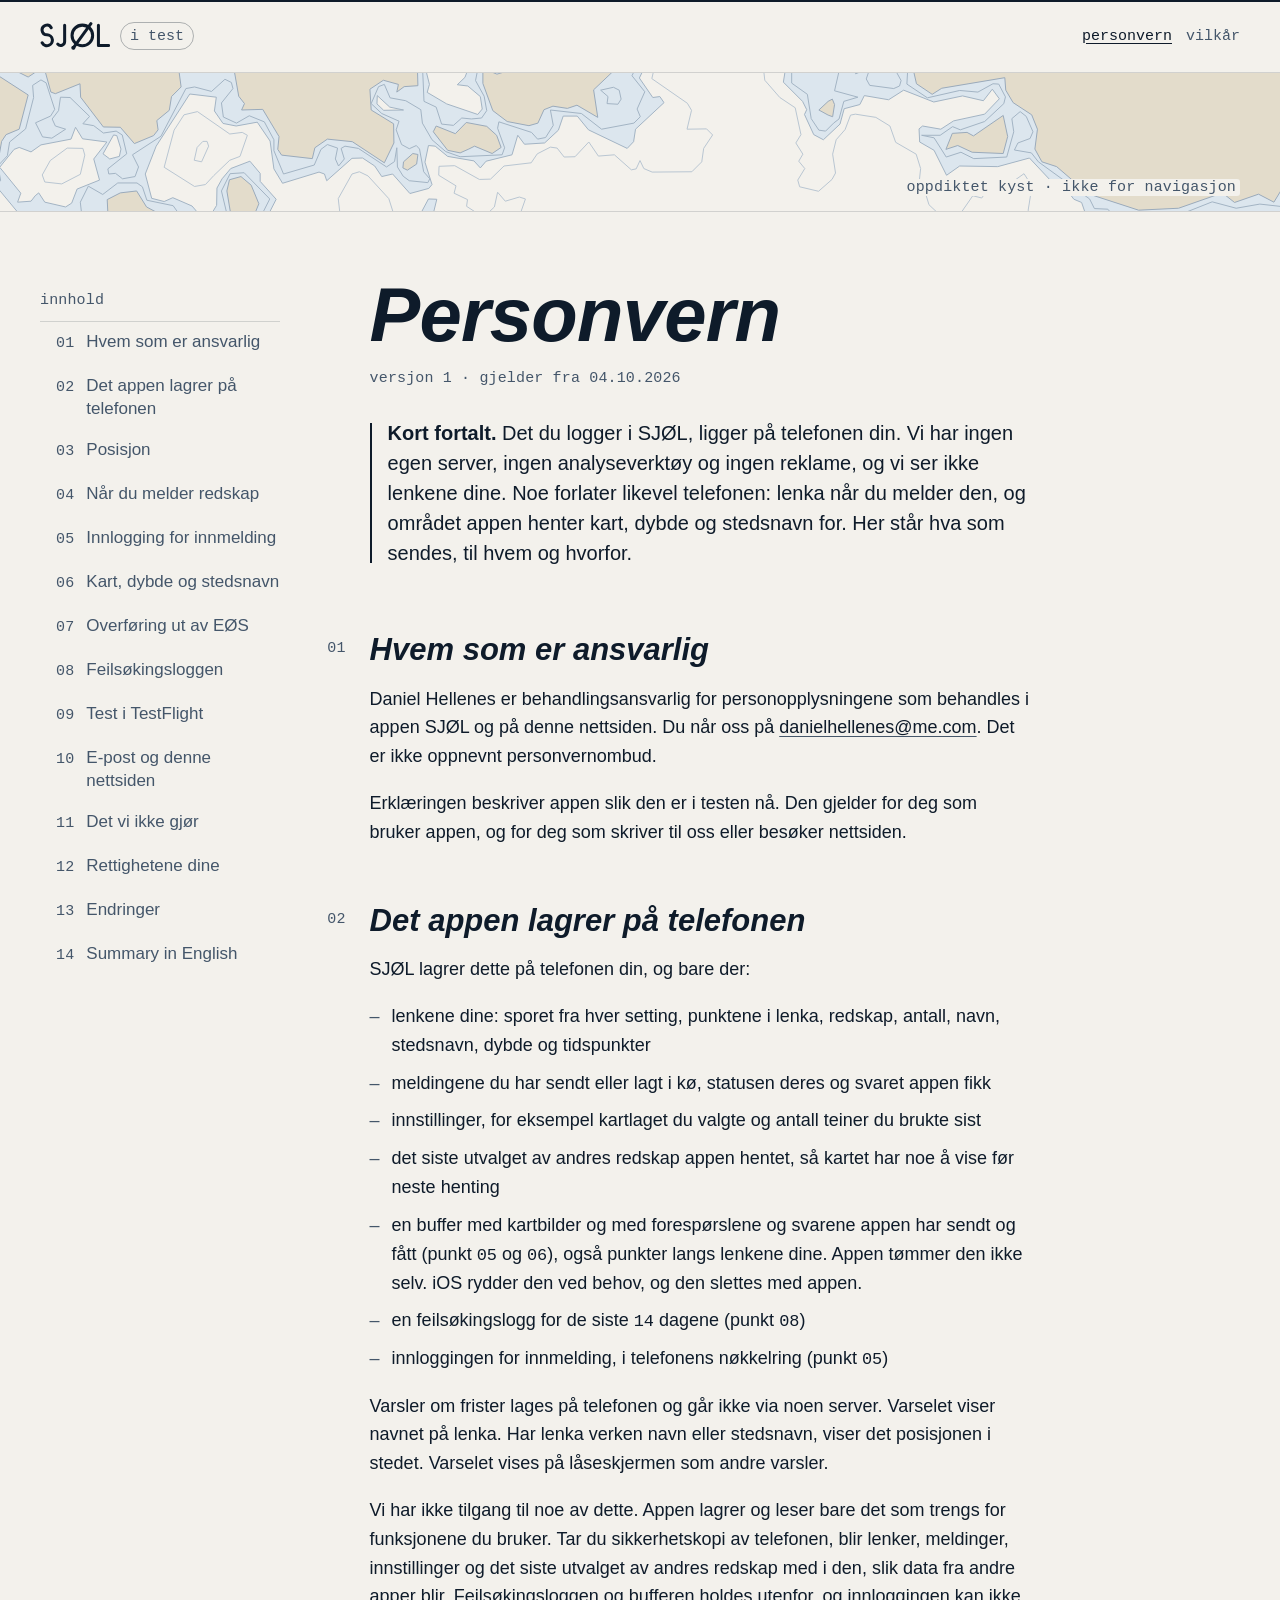
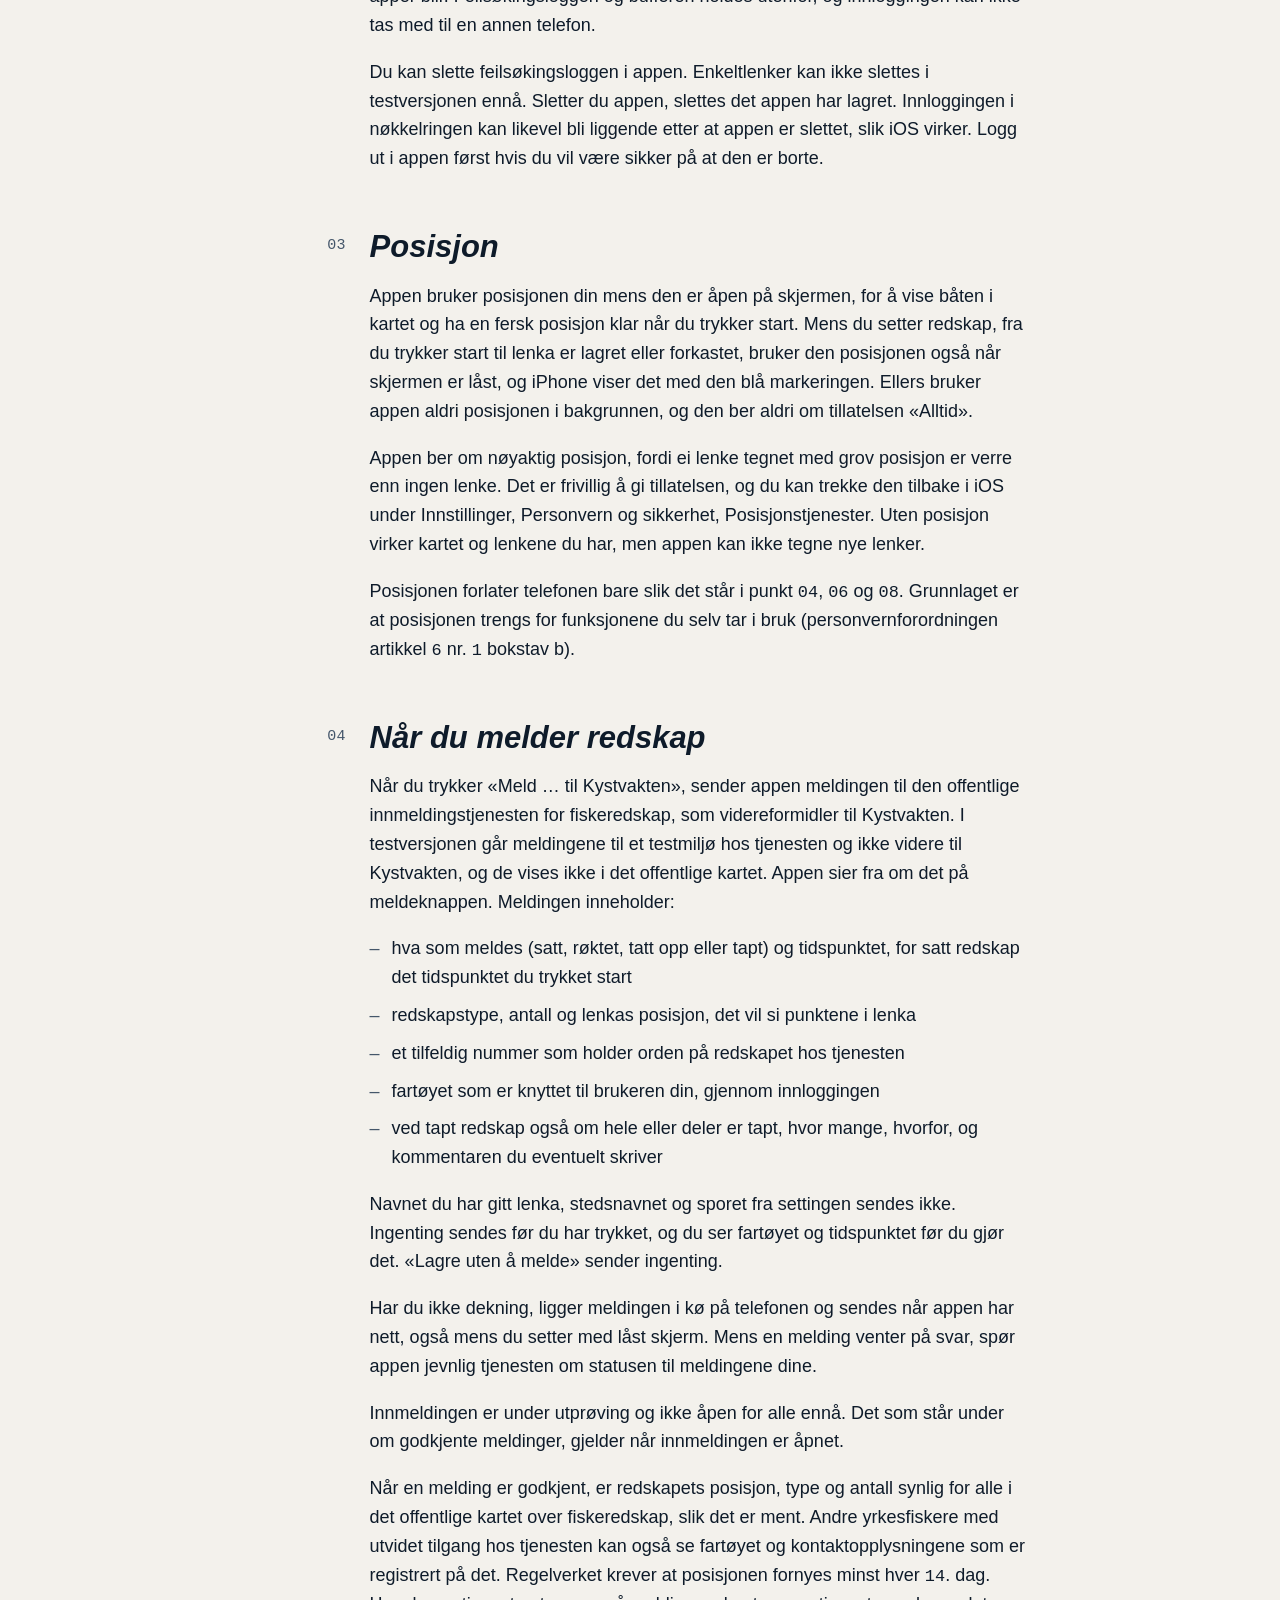
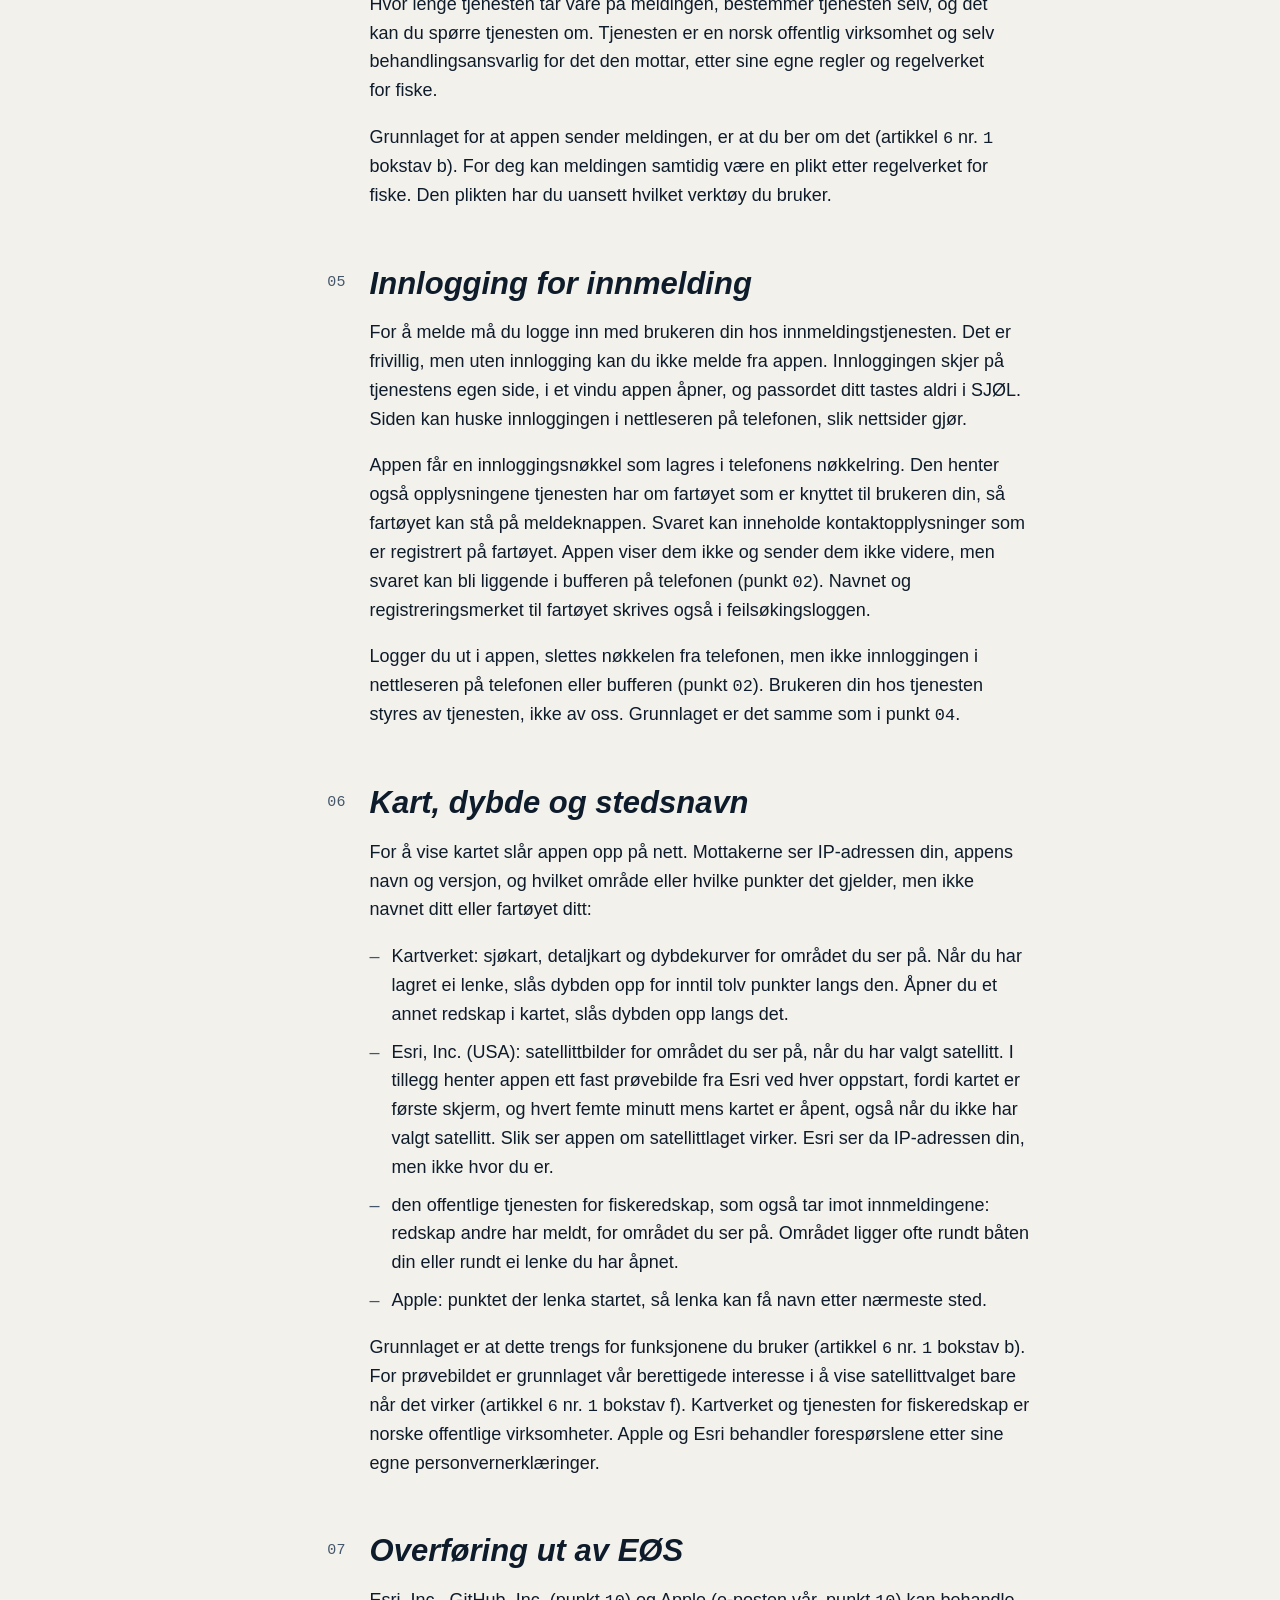
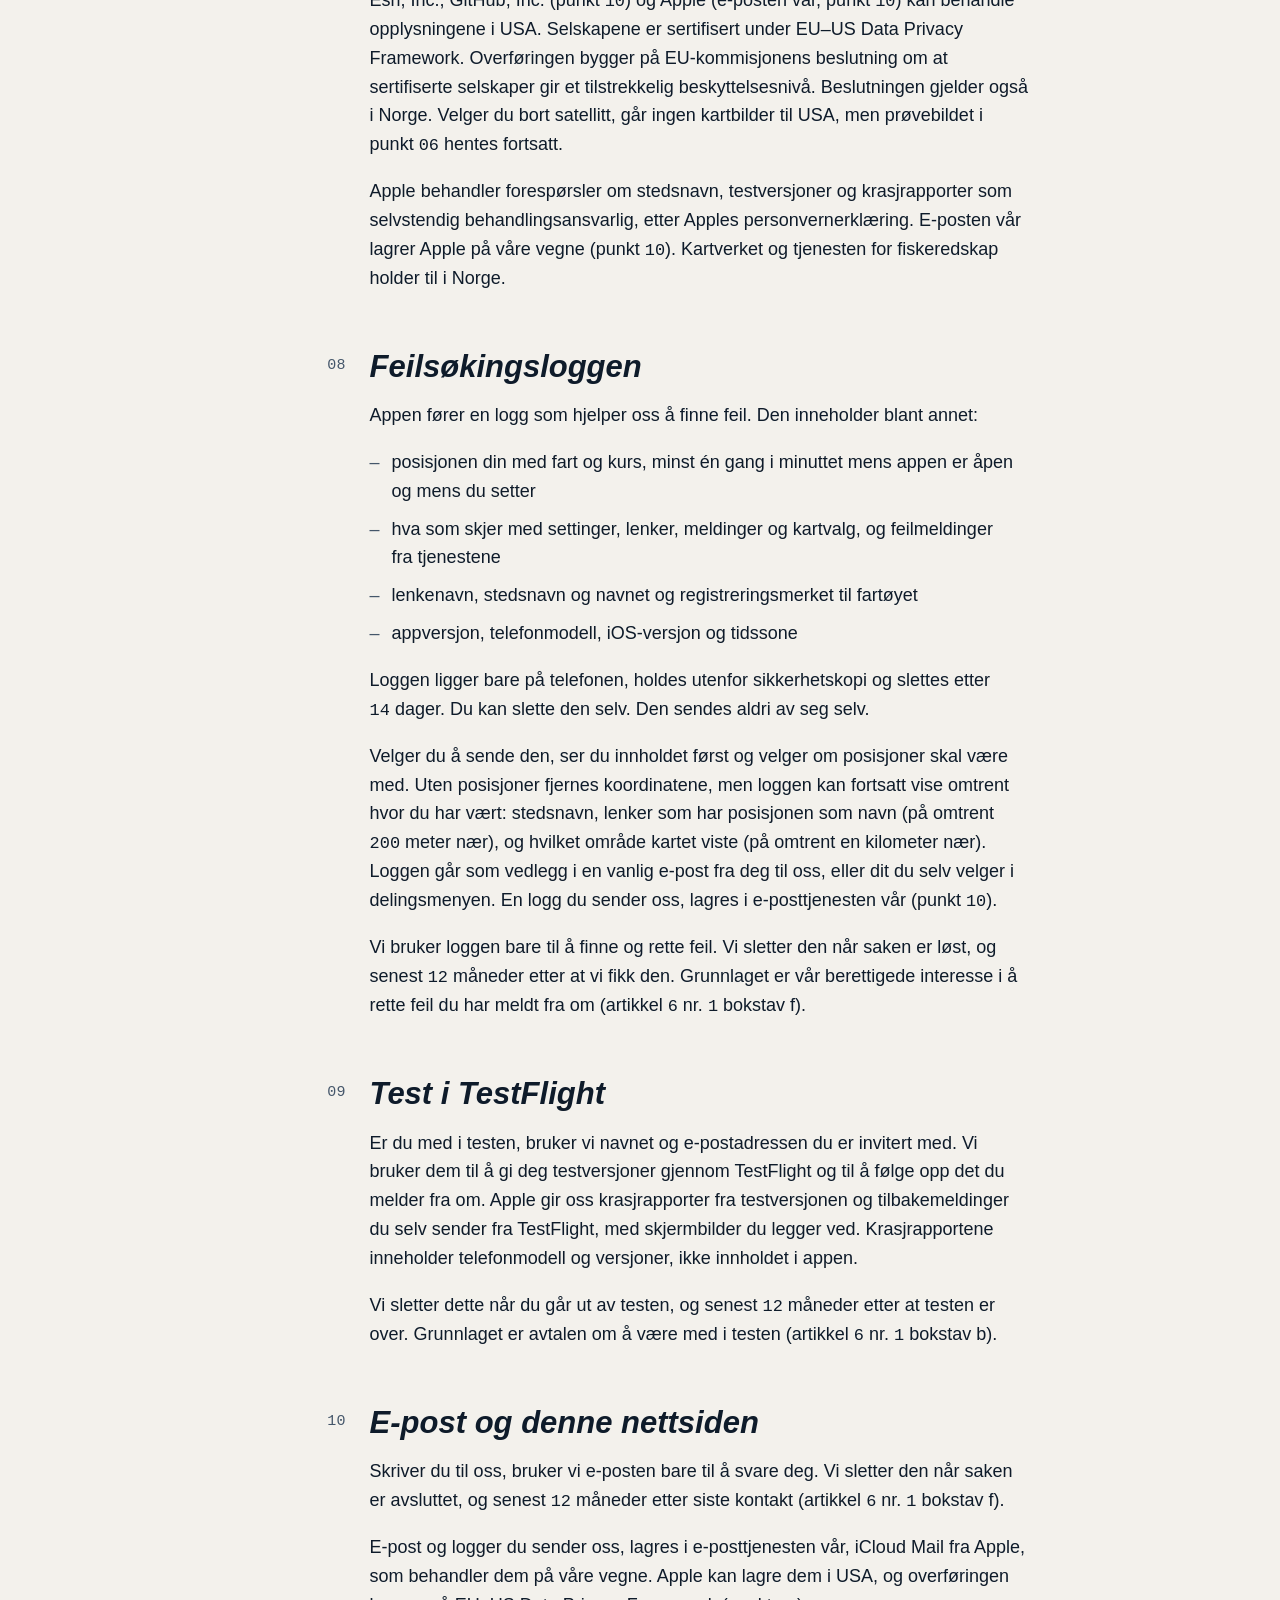
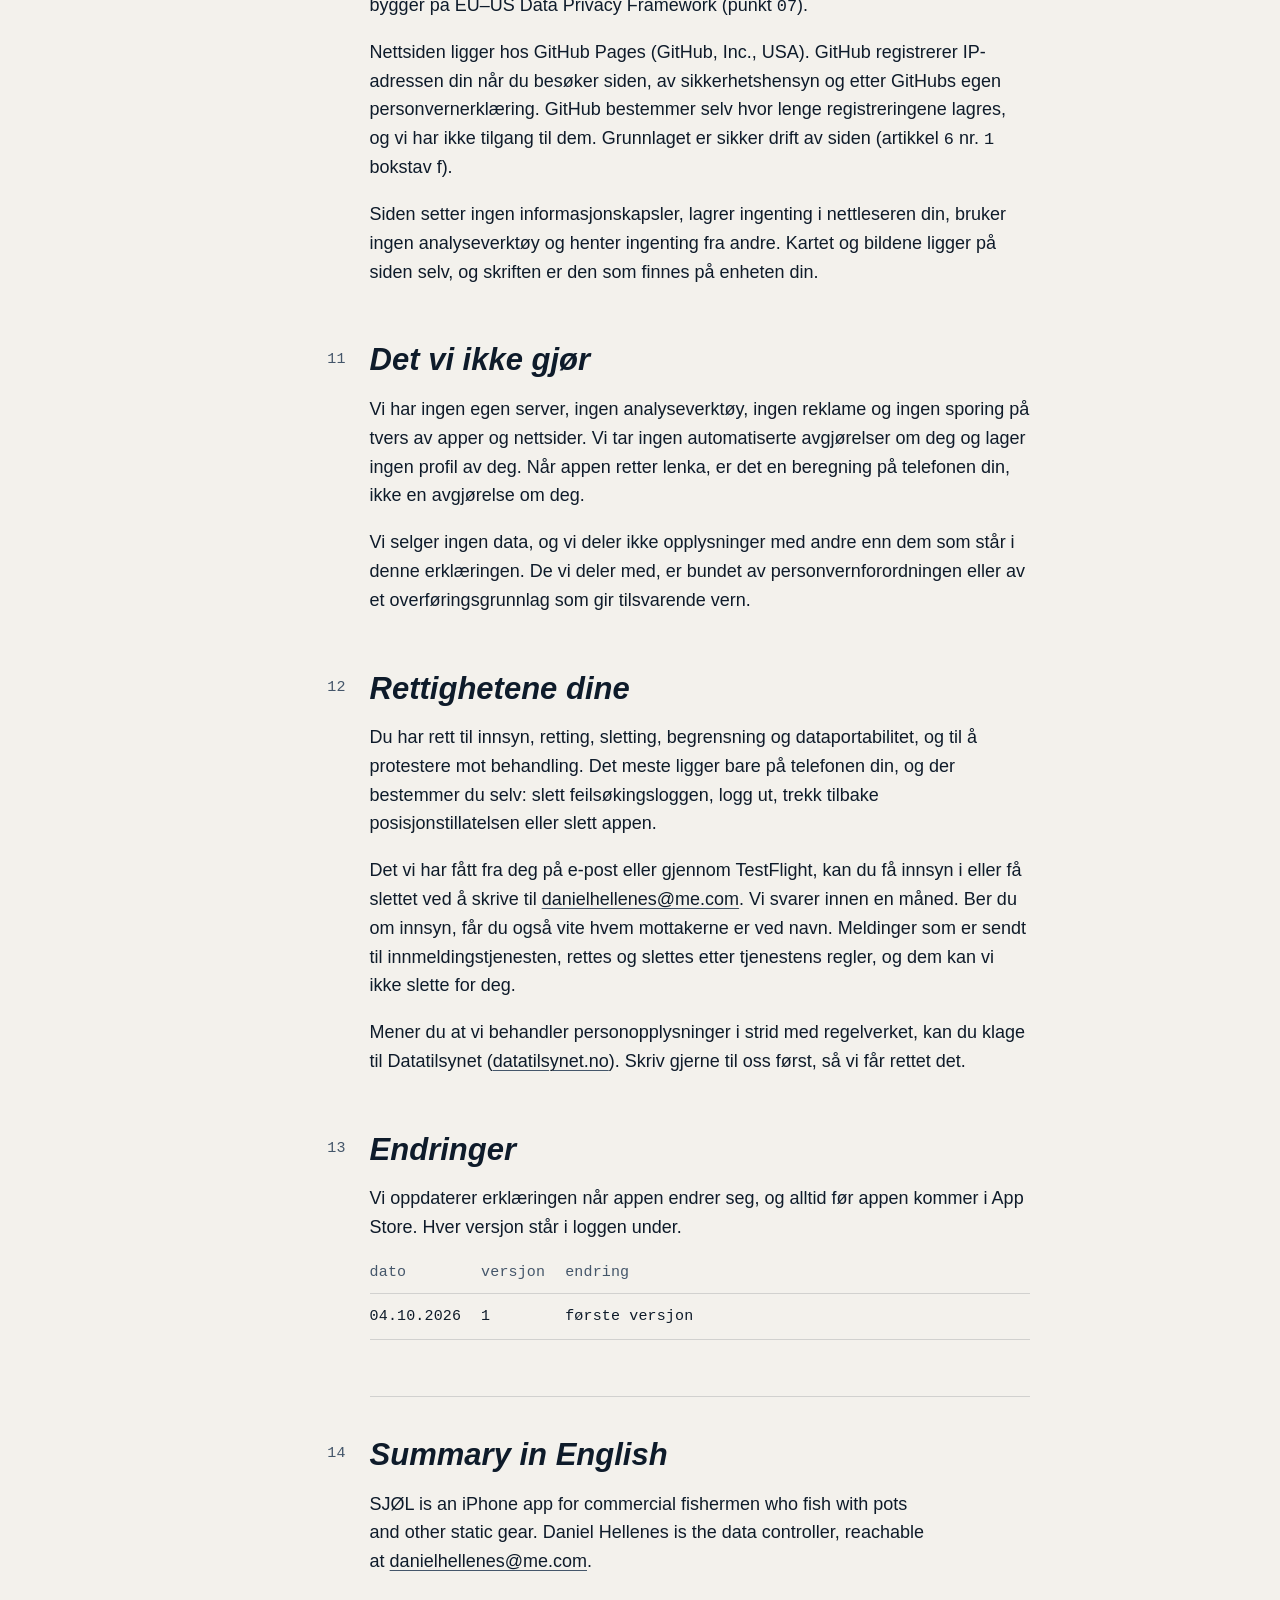
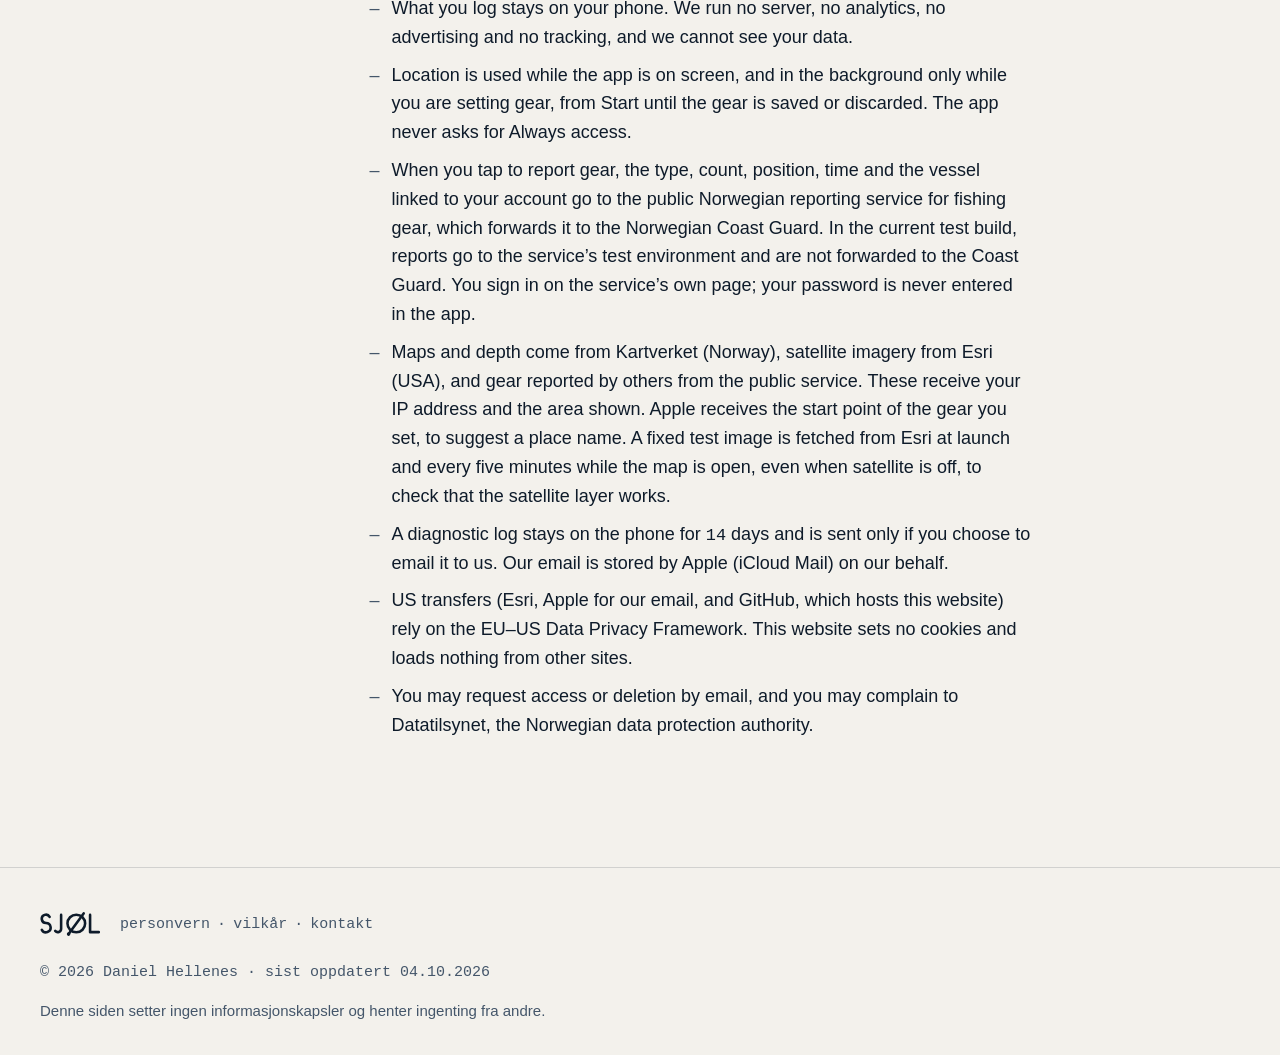
<file: personvern/index.html>
<!doctype html>
<html lang="nb">
<head>
<meta charset="utf-8">
<meta name="viewport" content="width=device-width, initial-scale=1, viewport-fit=cover">
<meta http-equiv="Content-Security-Policy" content="default-src 'none'; script-src 'self'; style-src 'self'; img-src 'self'; base-uri 'none'; form-action 'none'">
<meta name="referrer" content="no-referrer">
<meta name="color-scheme" content="dark light">
<meta name="theme-color" content="#0E1B2A" media="(prefers-color-scheme: dark)">
<meta name="theme-color" content="#F3F1EC" media="(prefers-color-scheme: light)">
<title>Personvern · SJØL</title>
<meta name="description" content="Hva SJØL lagrer, hva som sendes, og til hvem.">
<link rel="canonical" href="https://villholth.github.io/sjol/personvern/">
<link rel="icon" href="../favicon.svg" type="image/svg+xml">
<link rel="apple-touch-icon" href="../ikon-180.png">
<link rel="stylesheet" href="../felles/grunn.css">
<script src="../felles/lesing.js" defer></script>
</head>
<body class="juridisk">
<a class="hopp" href="#innhold">Hopp til innholdet</a>
<header class="topp">
<div class="topp-rad">
<a class="merke" href="../" aria-label="SJØL, til forsiden"><svg class="ordmerke" viewBox="0 0 303 121" aria-hidden="true" focusable="false"><g fill="none" stroke="currentColor" stroke-width="13" stroke-linecap="round" stroke-linejoin="round"><path d="M48.5 24.6A21 21 0 1 0 30 55.5A23.5 23.5 0 1 1 9.3 90"/><path d="M106.5 14.5L106.5 84.5A17 17 0 0 1 76.5 95.4"/><circle cx="183" cy="58" r="44.5"/><path d="M144.2 111.4L220 7"/><circle fill="currentColor" stroke="none" cx="144.2" cy="111.4" r="9"/><path d="M252.5 14.5L252.5 101.5L296.5 101.5"/></g></svg></a>
<span class="test-chip">i test</span>
<nav class="topp-lenker" aria-label="Om siden">
<a href="./" aria-current="page">personvern</a>
<a href="../vilkar/">vilkår</a>
</nav>
</div>
</header>
<div class="bladstripe"><svg xmlns="http://www.w3.org/2000/svg" class="kartstripe" viewBox="3600 1700 4000 600" preserveAspectRatio="xMidYMid slice" aria-hidden="true" focusable="false"><path class="kart-grunt" fill-rule="evenodd" d="M3540 1640l4120 0 0 619-38-32-80-7-43 0-56 27-24-14-38 29-38-33-104 10-35 47-66 20-138-59-20-58-24-10-33-43-29-4-77-82-99 27-119-2-41 29-39-78-45-26-2-41 11-9 57 10 40-26 97-21 46-48-22-30-28 36-65-15-90 19-94-37-47 30-76-13-14 28-49 13-13 48-52 49-30-16-29-63 7-15-13-26-60-60 8-50-10-25 14-22 134-17-26-59-363 0-28 14-34 0-31-14-28 0-26 7-8-7-61 0 0 5 34 23 10 60-35 72 42 61 22-3 13 19-89 83-6 39-20 21-121-58-35-43-44 0-15 44-43 40-63 4-21-28-18 61-81 20-18 21-20-22-82-14-39-32-21-2-11 52 22 70-10 12-59 16-54-61-34 8-22-33-38-25-33 1-79 70-7-21-17-6-114 35-27-45-12-87-40-59-66 12-41-8-27-39 6-43-83-10-105 163-34 87 20 76 39 10 27-12 60 26 19 22 41 4 17-28 1-54 16-29 27-32 60-23 32 38 0 25 50 56-52 102 17 8 49-11 25 19-7 26-38 27-114-24-80 24-13 10-45 0-5-2-12 2-49 0-22-52-36 16-23-14-13 9 3 22-35-7-14 6 1 20-44 0-48-32-50 6-139-78-40-8-82-99-57 26zM6229 1640l59 0 12 19-18 59 15 59-23 10-16-27 17-40-68-38zM4996 1716l26-10 16 38 22-6 10 15-17 45-24 23 33 4 39 33 6 39-14 17-97-33-61-36 7-25-15-60 60-12zM4779 1855l39 36 43 9-62 1-21-20zM3836 1954l22 36 76 10-41 53 18 66-70 28-17 44-19 12-65-15-19-29-11 9-13 17-42 3 10-28-66-81 45-56 16-6 37 14 31-22 94-18zM3955 1978l10 2 13 42-5 23-30 8-21-16zM4939 2178l26 1-12 49-15 6-22-13zM4275 2237l28 15 7 35-17 12-24-12-7-19z"/><path class="kart-land" fill-rule="evenodd" vector-effect="non-scaling-stroke" d="M3540 1640l4120 0 0 197-2 5 2 7 0 300-23-22-27 13-29 48-48-25-75 26-38-30-137 48-125 6-157-51-99-85-46-15-22-40 8-62-18-45-58-38-23-39-3-39-197 33-30 19-49-33-26-114-29-24 3-20-54 6-16-10 3-16-869 0 24 26 60-6 14 23-11 42-22-12-20 9-7 59-59 56 13 86-65-38-30 10-45-7-28 11-19 42-28 8-68-13-45-34-31-85 0-34 10-9 34 14 20-6 15-20-10-32 26-30-55 3-8-34-37-29-137 0 20 23-3 19-24 3-43-37-15 35 4 141-43 3-23 17 5-24-47-13-42 28 4 65 70 43 1 60-30 62-100-66-78-8-39 27-8 34-96-11-12-18 4-40-51-85-66 2 9-20-18-23-21-120-47-2-50-44-29 6 2 23-42 56 7 52-30 30-7 43-39 32 4 29-14 18-60 25-44-51-53-1-71-93-2-42-77 31-14-5-18-65-23-2-30 20-30-15 6-18 35-1 31-19 3-44 40-31 54-3 3-26-197 0 13 21-30 5-22-26-28 0-18 15-8 0 0 11 3 0 62 34-34 48 4 32 113 73-28 107-41 17-14 21-22 127-43 8zM4732 1640l78 0-15 11-18 17-22 0-23-27zM3671 1657l42 2-38 52-15 13-17-11 26-33zM6188 1873l13-7 7 17-6 38-14-5-29-16zM6735 1917l14 66-14 53-97-4-45-21-37 12 20-50 46-3 20 11zM5057 1939l64 12 31 28 14 38-28 19-55-23-18 9-27 12-39-8-45-58 9-18 60 24zM4890 2036l16 3-4 30-29 19-14-7 2-19zM4317 2118l36-10 32 27 24 58-21 51-30 9-38-34-11-66zM3976 2159l51-6 31 50 32 17-52 35-55 21-44-16-4-80z"/><path class="kart-kurve-grunn" fill="none" vector-effect="non-scaling-stroke" d="M3540 1640l4120 0 0 592-43-29-80-9-74 13-75-20-91 36-63-3-39 35-52 21-24-42-36 1-21-25-42-2-15-30-160-116-22-28-53-9 11-22 38-14 9-21-21-48-19-15-26 22 6 41-22 79-103 5-40-20-46 15-38-60-39-8 58 0 39-27 24 10 76-26 60-56 5-21-21-40-18-1-47 26-57-5-101 23-64-43 4-70-17-49-13-6-60-5-23 15-18-4 20-20-14-40-110 0-2 3-17-2-1-1-621 0 42 41 4 41-33 71 40 50-24 54 10 24-20 20-101 19-63-49-97-11 9 48-24 38-25 5-19-21-102-33-4 20 22 61-8 22-131 6-45-16-43-37-30-52-5-42-47-28-49-9-18-42-18 7-23 53 33 31 54 24-9 27 17 46 24 13 22-10 10 11 13 71 19 22-6 12-58-6-19-14-18-29-2-60-7 43-25 17-88-58-42-7-12 7 10 33-18 22-10-22 7-34-32-11-20 15-21 49-96 28-30-73 0-34-30-56-47-19-40 23-41-19-6-44 36-45-5-19-20-10-42 38-53-14-27 5-78 149-89 58 19 38-11 30-39 7-22-17-21 2-3-16 59-47-14-59-19-12-40 6-30-23-34-6 21-23-61-59-30-1-6 42-20 26 10 22 32 10-43 28-29-4-22-44 47-21 13-21-27-83-16-9-26 17 3 38-25 98-50 41-7 43-29 31 8 47-62 39zM5068 1640l57 38-7 30 42 32 6 17-7 13-26-21-40 24-7 35 27 49 8 45-16 23-32 3-30-3-26 23-37-4-17-53-38-18-6-140 48 8 41-73-27-28zM3823 1640l0 5-60 7-17-12zM5782 1640l-1 1-43 1-2-2zM4231 1717l13 0 3 23-44 41-9-27zM6157 1719l72 29-21 92 73 20-44 13-15 55-17 13-25 25-21-3-24-36-12-76-49-35 0-78 27-4 21 16zM6317 1774l83 5 16 29-5 17-18 8-75-10-11-20zM5477 1838l40-9 18 9 6 28-10 16-34-2 3-22zM4319 2099l44-3 80 82-42 83-22 24-20 2-47-50-20-84zM3876 2138l45 26 47-36 60 0 17 12 14 42 82 17 25 35-5 15-47 15-34-4-18 20-85 30-69-42-28 12 13-23-38-33-4-36zM3758 2219l45 17 19 30-47-4z"/><path class="kart-kurve-grunn" fill="none" vector-effect="non-scaling-stroke" d="M3540 1640l4120 0 0 619-38-32-80-7-43 0-56 27-24-14-38 29-38-33-104 10-35 47-66 20-138-59-20-58-24-10-33-43-29-4-77-82-99 27-119-2-41 29-39-78-45-26-2-41 11-9 57 10 40-26 97-21 46-48-22-30-28 36-65-15-90 19-94-37-47 30-76-13-14 28-49 13-13 48-52 49-30-16-29-63 7-15-13-26-60-60 8-50-10-25 14-22 134-17-26-59-363 0-28 14-34 0-31-14-28 0-26 7-8-7-61 0 0 5 34 23 10 60-35 72 42 61 22-3 13 19-89 83-6 39-20 21-121-58-35-43-44 0-15 44-43 40-63 4-21-28-18 61-81 20-18 21-20-22-82-14-39-32-21-2-11 52 22 70-10 12-59 16-54-61-34 8-22-33-38-25-33 1-79 70-7-21-17-6-114 35-27-45-12-87-40-59-66 12-41-8-27-39 6-43-83-10-105 163-34 87 20 76 39 10 27-12 60 26 19 22 41 4 17-28 1-54 16-29 27-32 60-23 32 38 0 25 50 56-52 102 17 8 49-11 25 19-7 26-38 27-114-24-80 24-13 10-45 0-5-2-12 2-49 0-22-52-36 16-23-14-13 9 3 22-35-7-14 6 1 20-44 0-48-32-50 6-139-78-40-8-82-99-57 26zM6229 1640l59 0 12 19-18 59 15 59-23 10-16-27 17-40-68-38zM4996 1716l26-10 16 38 22-6 10 15-17 45-24 23 33 4 39 33 6 39-14 17-97-33-61-36 7-25-15-60 60-12zM4779 1855l39 36 43 9-62 1-21-20zM3836 1954l22 36 76 10-41 53 18 66-70 28-17 44-19 12-65-15-19-29-11 9-13 17-42 3 10-28-66-81 45-56 16-6 37 14 31-22 94-18zM3955 1978l10 2 13 42-5 23-30 8-21-16zM4939 2178l26 1-12 49-15 6-22-13zM4275 2237l28 15 7 35-17 12-24-12-7-19z"/><path class="kart-kurve" fill="none" vector-effect="non-scaling-stroke" d="M3540 2360l0-720 4120 0 0 720-25 0-9-12-5-40-19-13-14 5 1 22-30-16-18 34-63 20-28 0-70-13-4-43-48-27-30 8-8 17 11 26-33 32-59 0-91-6-55-22-85-7-58-20-33-25-6-21-61-10-7-36 12-75-25-39-59 42-44-8-29 42-28-7-43 62-62-4-32-30-13-43-17-33 4-37-14-45-64-37-18-51-44-27-64-10-15 3-17 45-28 32-11 45 9 59-11 20-42 37-59-14-6-21 22-36-19-23 13-22-22-35 16-26-18-84-48-32-47-54-8-68-23 5-16-31 11-17 27 5 37-52 31-9-156 0-12 16-32 4-8 24-24-18-44 26-30-1-30-22-49 14-27 119 111 77 13 22-14 59 61-1 19 19-28 42-6 42-31 31-124 1-26-11-12-25-12 26-15 3-53-47-50 4-30-44-43 46-34 1-22-28-21-3-41 21-19 28-85 10-42 41-35 1-77-43-49 2-1 28 54 33-6 23 42 20-3 21 37 24 28-1 22-21 10-46 24 28 44-13 19 6-22 63-24-5-20 23 3 69 26 5 11 24-6 3-211 0-34-40-63-22-21-39-44-13-22-69-65-71-27-13-23 7-43 77 5 44-23 16-14 30-46 10-27 71-9 12zM4175 1915l42-10 101 70 39-5 16 9-23 66-32 12-50 48-26 28-34 6-95-60 31-116zM3810 2019l49 1 6 21-14 60-58 30-53-6-8-22 25-45z"/><path class="kart-kurve" fill="none" vector-effect="non-scaling-stroke" d="M3540 2360l0-720 4120 0 0 720zM4234 1998l13 0 5 15-22 49-23-5 9-40z"/><path class="kart-kurve" fill="none" vector-effect="non-scaling-stroke" d="M3540 2360l0-720 4120 0 0 720z"/><path class="kart-kurve" fill="none" vector-effect="non-scaling-stroke" d="M3540 2360l0-720 4120 0 0 720z"/></svg><p class="stripe-merke" aria-hidden="true"><span>oppdiktet kyst · ikke for navigasjon</span></p></div>

<main id="innhold" class="dok">
<div class="dok-hode">
<h1>Personvern</h1>
<p class="dok-versjon">versjon 1 · gjelder fra 04.10.2026</p>
<p class="kort"><strong>Kort fortalt.</strong> Det du logger i SJØL, ligger på telefonen din. Vi har ingen egen server, ingen analyseverktøy og ingen reklame, og vi ser ikke lenkene dine. Noe forlater likevel telefonen: lenka når du melder den, og området appen henter kart, dybde og stedsnavn for. Her står hva som sendes, til hvem og hvorfor.</p>
</div>

<details class="innhold-mobil">
<summary>Innhold</summary>
<ol class="innhold-liste">
<li><a href="#ansvarlig"><span class="nr">01</span>Hvem som er ansvarlig</a></li>
<li><a href="#telefonen"><span class="nr">02</span>Det appen lagrer på telefonen</a></li>
<li><a href="#posisjon"><span class="nr">03</span>Posisjon</a></li>
<li><a href="#melding"><span class="nr">04</span>Når du melder redskap</a></li>
<li><a href="#innlogging"><span class="nr">05</span>Innlogging for innmelding</a></li>
<li><a href="#kart"><span class="nr">06</span>Kart, dybde og stedsnavn</a></li>
<li><a href="#overforing"><span class="nr">07</span>Overføring ut av EØS</a></li>
<li><a href="#logg"><span class="nr">08</span>Feilsøkingsloggen</a></li>
<li><a href="#testflight"><span class="nr">09</span>Test i TestFlight</a></li>
<li><a href="#epost"><span class="nr">10</span>E-post og denne nettsiden</a></li>
<li><a href="#ikke"><span class="nr">11</span>Det vi ikke gjør</a></li>
<li><a href="#rettigheter"><span class="nr">12</span>Rettighetene dine</a></li>
<li><a href="#endringer"><span class="nr">13</span>Endringer</a></li>
<li><a href="#english"><span class="nr">14</span>Summary in English</a></li>
</ol>
</details>

<nav class="innhold-spalte" aria-label="Innhold">
<p class="innhold-etikett">innhold</p>
<ol class="innhold-liste">
<li><a href="#ansvarlig"><span class="nr">01</span>Hvem som er ansvarlig</a></li>
<li><a href="#telefonen"><span class="nr">02</span>Det appen lagrer på telefonen</a></li>
<li><a href="#posisjon"><span class="nr">03</span>Posisjon</a></li>
<li><a href="#melding"><span class="nr">04</span>Når du melder redskap</a></li>
<li><a href="#innlogging"><span class="nr">05</span>Innlogging for innmelding</a></li>
<li><a href="#kart"><span class="nr">06</span>Kart, dybde og stedsnavn</a></li>
<li><a href="#overforing"><span class="nr">07</span>Overføring ut av EØS</a></li>
<li><a href="#logg"><span class="nr">08</span>Feilsøkingsloggen</a></li>
<li><a href="#testflight"><span class="nr">09</span>Test i TestFlight</a></li>
<li><a href="#epost"><span class="nr">10</span>E-post og denne nettsiden</a></li>
<li><a href="#ikke"><span class="nr">11</span>Det vi ikke gjør</a></li>
<li><a href="#rettigheter"><span class="nr">12</span>Rettighetene dine</a></li>
<li><a href="#endringer"><span class="nr">13</span>Endringer</a></li>
<li><a href="#english"><span class="nr">14</span>Summary in English</a></li>
</ol>
</nav>

<div class="dok-tekst">
<section id="ansvarlig" aria-labelledby="h-ansvarlig">
<h2 id="h-ansvarlig"><span class="nr">01</span>Hvem som er ansvarlig</h2>
<p>Daniel Hellenes er behandlingsansvarlig for personopplysningene som behandles i appen SJØL og på denne nettsiden. Du når oss på <a href="mailto:danielhellenes@me.com">danielhellenes@me.com</a>. Det er ikke oppnevnt personvernombud.</p>
<p>Erklæringen beskriver appen slik den er i testen nå. Den gjelder for deg som bruker appen, og for deg som skriver til oss eller besøker nettsiden.</p>
</section>

<section id="telefonen" aria-labelledby="h-telefonen">
<h2 id="h-telefonen"><span class="nr">02</span>Det appen lagrer på telefonen</h2>
<p>SJØL lagrer dette på telefonen din, og bare der:</p>
<ul>
<li>lenkene dine: sporet fra hver setting, punktene i lenka, redskap, antall, navn, stedsnavn, dybde og tidspunkter</li>
<li>meldingene du har sendt eller lagt i kø, statusen deres og svaret appen fikk</li>
<li>innstillinger, for eksempel kartlaget du valgte og antall teiner du brukte sist</li>
<li>det siste utvalget av andres redskap appen hentet, så kartet har noe å vise før neste henting</li>
<li>en buffer med kartbilder og med forespørslene og svarene appen har sendt og fått (punkt <span class="tall">05</span> og <span class="tall">06</span>), også punkter langs lenkene dine. Appen tømmer den ikke selv. iOS rydder den ved behov, og den slettes med appen.</li>
<li>en feilsøkingslogg for de siste <span class="tall">14</span>&#160;dagene (punkt <span class="tall">08</span>)</li>
<li>innloggingen for innmelding, i telefonens nøkkelring (punkt <span class="tall">05</span>)</li>
</ul>
<p>Varsler om frister lages på telefonen og går ikke via noen server. Varselet viser navnet på lenka. Har lenka verken navn eller stedsnavn, viser det posisjonen i stedet. Varselet vises på låseskjermen som andre varsler.</p>
<p>Vi har ikke tilgang til noe av dette. Appen lagrer og leser bare det som trengs for funksjonene du bruker. Tar du sikkerhetskopi av telefonen, blir lenker, meldinger, innstillinger og det siste utvalget av andres redskap med i den, slik data fra andre apper blir. Feilsøkingsloggen og bufferen holdes utenfor, og innloggingen kan ikke tas med til en annen telefon.</p>
<p>Du kan slette feilsøkingsloggen i appen. Enkeltlenker kan ikke slettes i testversjonen ennå. Sletter du appen, slettes det appen har lagret. Innloggingen i nøkkelringen kan likevel bli liggende etter at appen er slettet, slik iOS virker. Logg ut i appen først hvis du vil være sikker på at den er borte.</p>
</section>

<section id="posisjon" aria-labelledby="h-posisjon">
<h2 id="h-posisjon"><span class="nr">03</span>Posisjon</h2>
<p>Appen bruker posisjonen din mens den er åpen på skjermen, for å vise båten i kartet og ha en fersk posisjon klar når du trykker start. Mens du setter redskap, fra du trykker start til lenka er lagret eller forkastet, bruker den posisjonen også når skjermen er låst, og iPhone viser det med den blå markeringen. Ellers bruker appen aldri posisjonen i bakgrunnen, og den ber aldri om tillatelsen «Alltid».</p>
<p>Appen ber om nøyaktig posisjon, fordi ei lenke tegnet med grov posisjon er verre enn ingen lenke. Det er frivillig å gi tillatelsen, og du kan trekke den tilbake i iOS under Innstillinger, Personvern og sikkerhet, Posisjonstjenester. Uten posisjon virker kartet og lenkene du har, men appen kan ikke tegne nye lenker.</p>
<p>Posisjonen forlater telefonen bare slik det står i punkt <span class="tall">04</span>, <span class="tall">06</span> og <span class="tall">08</span>. Grunnlaget er at posisjonen trengs for funksjonene du selv tar i bruk (personvernforordningen artikkel <span class="tall">6</span> nr. <span class="tall">1</span> bokstav b).</p>
</section>

<section id="melding" aria-labelledby="h-melding">
<h2 id="h-melding"><span class="nr">04</span>Når du melder redskap</h2>
<p>Når du trykker «Meld … til Kystvakten», sender appen meldingen til den offentlige innmeldingstjenesten for fiskeredskap, som videreformidler til Kystvakten. I testversjonen går meldingene til et testmiljø hos tjenesten og ikke videre til Kystvakten, og de vises ikke i det offentlige kartet. Appen sier fra om det på meldeknappen. Meldingen inneholder:</p>
<ul>
<li>hva som meldes (satt, røktet, tatt opp eller tapt) og tidspunktet, for satt redskap det tidspunktet du trykket start</li>
<li>redskapstype, antall og lenkas posisjon, det vil si punktene i lenka</li>
<li>et tilfeldig nummer som holder orden på redskapet hos tjenesten</li>
<li>fartøyet som er knyttet til brukeren din, gjennom innloggingen</li>
<li>ved tapt redskap også om hele eller deler er tapt, hvor mange, hvorfor, og kommentaren du eventuelt skriver</li>
</ul>
<p>Navnet du har gitt lenka, stedsnavnet og sporet fra settingen sendes ikke. Ingenting sendes før du har trykket, og du ser fartøyet og tidspunktet før du gjør det. «Lagre uten å melde» sender ingenting.</p>
<p>Har du ikke dekning, ligger meldingen i kø på telefonen og sendes når appen har nett, også mens du setter med låst skjerm. Mens en melding venter på svar, spør appen jevnlig tjenesten om statusen til meldingene dine.</p>
<p>Innmeldingen er under utprøving og ikke åpen for alle ennå. Det som står under om godkjente meldinger, gjelder når innmeldingen er åpnet.</p>
<p>Når en melding er godkjent, er redskapets posisjon, type og antall synlig for alle i det offentlige kartet over fiskeredskap, slik det er ment. Andre yrkesfiskere med utvidet tilgang hos tjenesten kan også se fartøyet og kontaktopplysningene som er registrert på det. Regelverket krever at posisjonen fornyes minst hver <span class="tall">14</span>.&#160;dag. Hvor lenge tjenesten tar vare på meldingen, bestemmer tjenesten selv, og det kan du spørre tjenesten om. Tjenesten er en norsk offentlig virksomhet og selv behandlingsansvarlig for det den mottar, etter sine egne regler og regelverket for fiske.</p>
<p>Grunnlaget for at appen sender meldingen, er at du ber om det (artikkel <span class="tall">6</span> nr. <span class="tall">1</span> bokstav b). For deg kan meldingen samtidig være en plikt etter regelverket for fiske. Den plikten har du uansett hvilket verktøy du bruker.</p>
</section>

<section id="innlogging" aria-labelledby="h-innlogging">
<h2 id="h-innlogging"><span class="nr">05</span>Innlogging for innmelding</h2>
<p>For å melde må du logge inn med brukeren din hos innmeldingstjenesten. Det er frivillig, men uten innlogging kan du ikke melde fra appen. Innloggingen skjer på tjenestens egen side, i et vindu appen åpner, og passordet ditt tastes aldri i SJØL. Siden kan huske innloggingen i nettleseren på telefonen, slik nettsider gjør.</p>
<p>Appen får en innloggingsnøkkel som lagres i telefonens nøkkelring. Den henter også opplysningene tjenesten har om fartøyet som er knyttet til brukeren din, så fartøyet kan stå på meldeknappen. Svaret kan inneholde kontaktopplysninger som er registrert på fartøyet. Appen viser dem ikke og sender dem ikke videre, men svaret kan bli liggende i bufferen på telefonen (punkt <span class="tall">02</span>). Navnet og registreringsmerket til fartøyet skrives også i feilsøkingsloggen.</p>
<p>Logger du ut i appen, slettes nøkkelen fra telefonen, men ikke innloggingen i nettleseren på telefonen eller bufferen (punkt <span class="tall">02</span>). Brukeren din hos tjenesten styres av tjenesten, ikke av oss. Grunnlaget er det samme som i punkt <span class="tall">04</span>.</p>
</section>

<section id="kart" aria-labelledby="h-kart">
<h2 id="h-kart"><span class="nr">06</span>Kart, dybde og stedsnavn</h2>
<p>For å vise kartet slår appen opp på nett. Mottakerne ser IP-adressen din, appens navn og versjon, og hvilket område eller hvilke punkter det gjelder, men ikke navnet ditt eller fartøyet ditt:</p>
<ul>
<li>Kartverket: sjøkart, detaljkart og dybdekurver for området du ser på. Når du har lagret ei lenke, slås dybden opp for inntil tolv punkter langs den. Åpner du et annet redskap i kartet, slås dybden opp langs det.</li>
<li>Esri, Inc. (USA): satellittbilder for området du ser på, når du har valgt satellitt. I tillegg henter appen ett fast prøvebilde fra Esri ved hver oppstart, fordi kartet er første skjerm, og hvert femte minutt mens kartet er åpent, også når du ikke har valgt satellitt. Slik ser appen om satellittlaget virker. Esri ser da IP-adressen din, men ikke hvor du er.</li>
<li>den offentlige tjenesten for fiskeredskap, som også tar imot innmeldingene: redskap andre har meldt, for området du ser på. Området ligger ofte rundt båten din eller rundt ei lenke du har åpnet.</li>
<li>Apple: punktet der lenka startet, så lenka kan få navn etter nærmeste sted.</li>
</ul>
<p>Grunnlaget er at dette trengs for funksjonene du bruker (artikkel <span class="tall">6</span> nr. <span class="tall">1</span> bokstav b). For prøvebildet er grunnlaget vår berettigede interesse i å vise satellittvalget bare når det virker (artikkel <span class="tall">6</span> nr. <span class="tall">1</span> bokstav f). Kartverket og tjenesten for fiskeredskap er norske offentlige virksomheter. Apple og Esri behandler forespørslene etter sine egne personvernerklæringer.</p>
</section>

<section id="overforing" aria-labelledby="h-overforing">
<h2 id="h-overforing"><span class="nr">07</span>Overføring ut av EØS</h2>
<p>Esri, Inc., GitHub, Inc. (punkt <span class="tall">10</span>) og Apple (e-posten vår, punkt <span class="tall">10</span>) kan behandle opplysningene i USA. Selskapene er sertifisert under EU–US Data Privacy Framework. Overføringen bygger på EU-kommisjonens beslutning om at sertifiserte selskaper gir et tilstrekkelig beskyttelsesnivå. Beslutningen gjelder også i Norge. Velger du bort satellitt, går ingen kartbilder til USA, men prøvebildet i punkt <span class="tall">06</span> hentes fortsatt.</p>
<p>Apple behandler forespørsler om stedsnavn, testversjoner og krasjrapporter som selvstendig behandlingsansvarlig, etter Apples personvernerklæring. E-posten vår lagrer Apple på våre vegne (punkt <span class="tall">10</span>). Kartverket og tjenesten for fiskeredskap holder til i Norge.</p>
</section>

<section id="logg" aria-labelledby="h-logg">
<h2 id="h-logg"><span class="nr">08</span>Feilsøkingsloggen</h2>
<p>Appen fører en logg som hjelper oss å finne feil. Den inneholder blant annet:</p>
<ul>
<li>posisjonen din med fart og kurs, minst én gang i minuttet mens appen er åpen og mens du setter</li>
<li>hva som skjer med settinger, lenker, meldinger og kartvalg, og feilmeldinger fra tjenestene</li>
<li>lenkenavn, stedsnavn og navnet og registreringsmerket til fartøyet</li>
<li>appversjon, telefonmodell, iOS-versjon og tidssone</li>
</ul>
<p>Loggen ligger bare på telefonen, holdes utenfor sikkerhetskopi og slettes etter <span class="tall">14</span>&#160;dager. Du kan slette den selv. Den sendes aldri av seg selv.</p>
<p>Velger du å sende den, ser du innholdet først og velger om posisjoner skal være med. Uten posisjoner fjernes koordinatene, men loggen kan fortsatt vise omtrent hvor du har vært: stedsnavn, lenker som har posisjonen som navn (på omtrent <span class="tall">200</span>&#160;meter nær), og hvilket område kartet viste (på omtrent en kilometer nær). Loggen går som vedlegg i en vanlig e-post fra deg til oss, eller dit du selv velger i delingsmenyen. En logg du sender oss, lagres i e-posttjenesten vår (punkt <span class="tall">10</span>).</p>
<p>Vi bruker loggen bare til å finne og rette feil. Vi sletter den når saken er løst, og senest <span class="tall">12</span>&#160;måneder etter at vi fikk den. Grunnlaget er vår berettigede interesse i å rette feil du har meldt fra om (artikkel <span class="tall">6</span> nr. <span class="tall">1</span> bokstav f).</p>
</section>

<section id="testflight" aria-labelledby="h-testflight">
<h2 id="h-testflight"><span class="nr">09</span>Test i TestFlight</h2>
<p>Er du med i testen, bruker vi navnet og e-postadressen du er invitert med. Vi bruker dem til å gi deg testversjoner gjennom TestFlight og til å følge opp det du melder fra om. Apple gir oss krasjrapporter fra testversjonen og tilbakemeldinger du selv sender fra TestFlight, med skjermbilder du legger ved. Krasjrapportene inneholder telefonmodell og versjoner, ikke innholdet i appen.</p>
<p>Vi sletter dette når du går ut av testen, og senest <span class="tall">12</span>&#160;måneder etter at testen er over. Grunnlaget er avtalen om å være med i testen (artikkel <span class="tall">6</span> nr. <span class="tall">1</span> bokstav b).</p>
</section>

<section id="epost" aria-labelledby="h-epost">
<h2 id="h-epost"><span class="nr">10</span>E-post og denne nettsiden</h2>
<p>Skriver du til oss, bruker vi e-posten bare til å svare deg. Vi sletter den når saken er avsluttet, og senest <span class="tall">12</span>&#160;måneder etter siste kontakt (artikkel <span class="tall">6</span> nr. <span class="tall">1</span> bokstav f).</p>
<p>E-post og logger du sender oss, lagres i e-posttjenesten vår, iCloud Mail fra Apple, som behandler dem på våre vegne. Apple kan lagre dem i USA, og overføringen bygger på EU–US Data Privacy Framework (punkt <span class="tall">07</span>).</p>
<p>Nettsiden ligger hos GitHub Pages (GitHub, Inc., USA). GitHub registrerer IP-adressen din når du besøker siden, av sikkerhetshensyn og etter GitHubs egen personvernerklæring. GitHub bestemmer selv hvor lenge registreringene lagres, og vi har ikke tilgang til dem. Grunnlaget er sikker drift av siden (artikkel <span class="tall">6</span> nr. <span class="tall">1</span> bokstav f).</p>
<p>Siden setter ingen informasjonskapsler, lagrer ingenting i nettleseren din, bruker ingen analyseverktøy og henter ingenting fra andre. Kartet og bildene ligger på siden selv, og skriften er den som finnes på enheten din.</p>
</section>

<section id="ikke" aria-labelledby="h-ikke">
<h2 id="h-ikke"><span class="nr">11</span>Det vi ikke gjør</h2>
<p>Vi har ingen egen server, ingen analyseverktøy, ingen reklame og ingen sporing på tvers av apper og nettsider. Vi tar ingen automatiserte avgjørelser om deg og lager ingen profil av deg. Når appen retter lenka, er det en beregning på telefonen din, ikke en avgjørelse om deg.</p>
<p>Vi selger ingen data, og vi deler ikke opplysninger med andre enn dem som står i denne erklæringen. De vi deler med, er bundet av personvernforordningen eller av et overføringsgrunnlag som gir tilsvarende vern.</p>
</section>

<section id="rettigheter" aria-labelledby="h-rettigheter">
<h2 id="h-rettigheter"><span class="nr">12</span>Rettighetene dine</h2>
<p>Du har rett til innsyn, retting, sletting, begrensning og dataportabilitet, og til å protestere mot behandling. Det meste ligger bare på telefonen din, og der bestemmer du selv: slett feilsøkingsloggen, logg ut, trekk tilbake posisjonstillatelsen eller slett appen.</p>
<p>Det vi har fått fra deg på e-post eller gjennom TestFlight, kan du få innsyn i eller få slettet ved å skrive til <a href="mailto:danielhellenes@me.com">danielhellenes@me.com</a>. Vi svarer innen en måned. Ber du om innsyn, får du også vite hvem mottakerne er ved navn. Meldinger som er sendt til innmeldingstjenesten, rettes og slettes etter tjenestens regler, og dem kan vi ikke slette for deg.</p>
<p>Mener du at vi behandler personopplysninger i strid med regelverket, kan du klage til Datatilsynet (<a class="ekstern" href="https://www.datatilsynet.no">datatilsynet.no</a>). Skriv gjerne til oss først, så vi får rettet det.</p>
</section>

<section id="endringer" aria-labelledby="h-endringer">
<h2 id="h-endringer"><span class="nr">13</span>Endringer</h2>
<p>Vi oppdaterer erklæringen når appen endrer seg, og alltid før appen kommer i App Store. Hver versjon står i loggen under.</p>
<table class="logg-tabell">
<thead><tr><th scope="col">dato</th><th scope="col">versjon</th><th scope="col">endring</th></tr></thead>
<tbody><tr><td>04.10.2026</td><td>1</td><td>første versjon</td></tr></tbody>
</table>
</section>

<section id="english" class="engelsk" lang="en" aria-labelledby="h-english">
<h2 id="h-english"><span class="nr">14</span>Summary in English</h2>
<p>SJØL is an iPhone app for commercial fishermen who fish with pots and other static gear. Daniel Hellenes is the data controller, reachable at <a href="mailto:danielhellenes@me.com">danielhellenes@me.com</a>.</p>
<ul>
<li>What you log stays on your phone. We run no server, no analytics, no advertising and no tracking, and we cannot see your data.</li>
<li>Location is used while the app is on screen, and in the background only while you are setting gear, from Start until the gear is saved or discarded. The app never asks for Always access.</li>
<li>When you tap to report gear, the type, count, position, time and the vessel linked to your account go to the public Norwegian reporting service for fishing gear, which forwards it to the Norwegian Coast Guard. In the current test build, reports go to the service’s test environment and are not forwarded to the Coast Guard. You sign in on the service’s own page; your password is never entered in the app.</li>
<li>Maps and depth come from Kartverket (Norway), satellite imagery from Esri (USA), and gear reported by others from the public service. These receive your IP address and the area shown. Apple receives the start point of the gear you set, to suggest a place name. A fixed test image is fetched from Esri at launch and every five minutes while the map is open, even when satellite is off, to check that the satellite layer works.</li>
<li>A diagnostic log stays on the phone for <span class="tall">14</span>&#160;days and is sent only if you choose to email it to us. Our email is stored by Apple (iCloud Mail) on our behalf.</li>
<li>US transfers (Esri, Apple for our email, and GitHub, which hosts this website) rely on the EU–US Data Privacy Framework. This website sets no cookies and loads nothing from other sites.</li>
<li>You may request access or deletion by email, and you may complain to Datatilsynet, the Norwegian data protection authority.</li>
</ul>
</section>
</div>
</main>

<footer class="bunn">
<div class="bunn-innhold">
<div class="bunn-rad1">
<a class="merke" href="../" aria-label="SJØL, til forsiden"><svg class="ordmerke" viewBox="0 0 303 121" aria-hidden="true" focusable="false"><g fill="none" stroke="currentColor" stroke-width="13" stroke-linecap="round" stroke-linejoin="round"><path d="M48.5 24.6A21 21 0 1 0 30 55.5A23.5 23.5 0 1 1 9.3 90"/><path d="M106.5 14.5L106.5 84.5A17 17 0 0 1 76.5 95.4"/><circle cx="183" cy="58" r="44.5"/><path d="M144.2 111.4L220 7"/><circle fill="currentColor" stroke="none" cx="144.2" cy="111.4" r="9"/><path d="M252.5 14.5L252.5 101.5L296.5 101.5"/></g></svg></a>
<nav class="bunn-lenker" aria-label="Om siden"><a href="./">personvern</a><span aria-hidden="true">·</span><a href="../vilkar/">vilkår</a><span aria-hidden="true">·</span><a href="mailto:danielhellenes@me.com?subject=SJ%C3%98L">kontakt</a></nav>
</div>
<p class="bunn-rad2">© 2026 Daniel Hellenes · sist oppdatert 04.10.2026</p>
<p class="bunn-rad3">Denne siden setter ingen informasjonskapsler og henter ingenting fra andre.</p>
</div>
</footer>
</body>
</html>
</file>
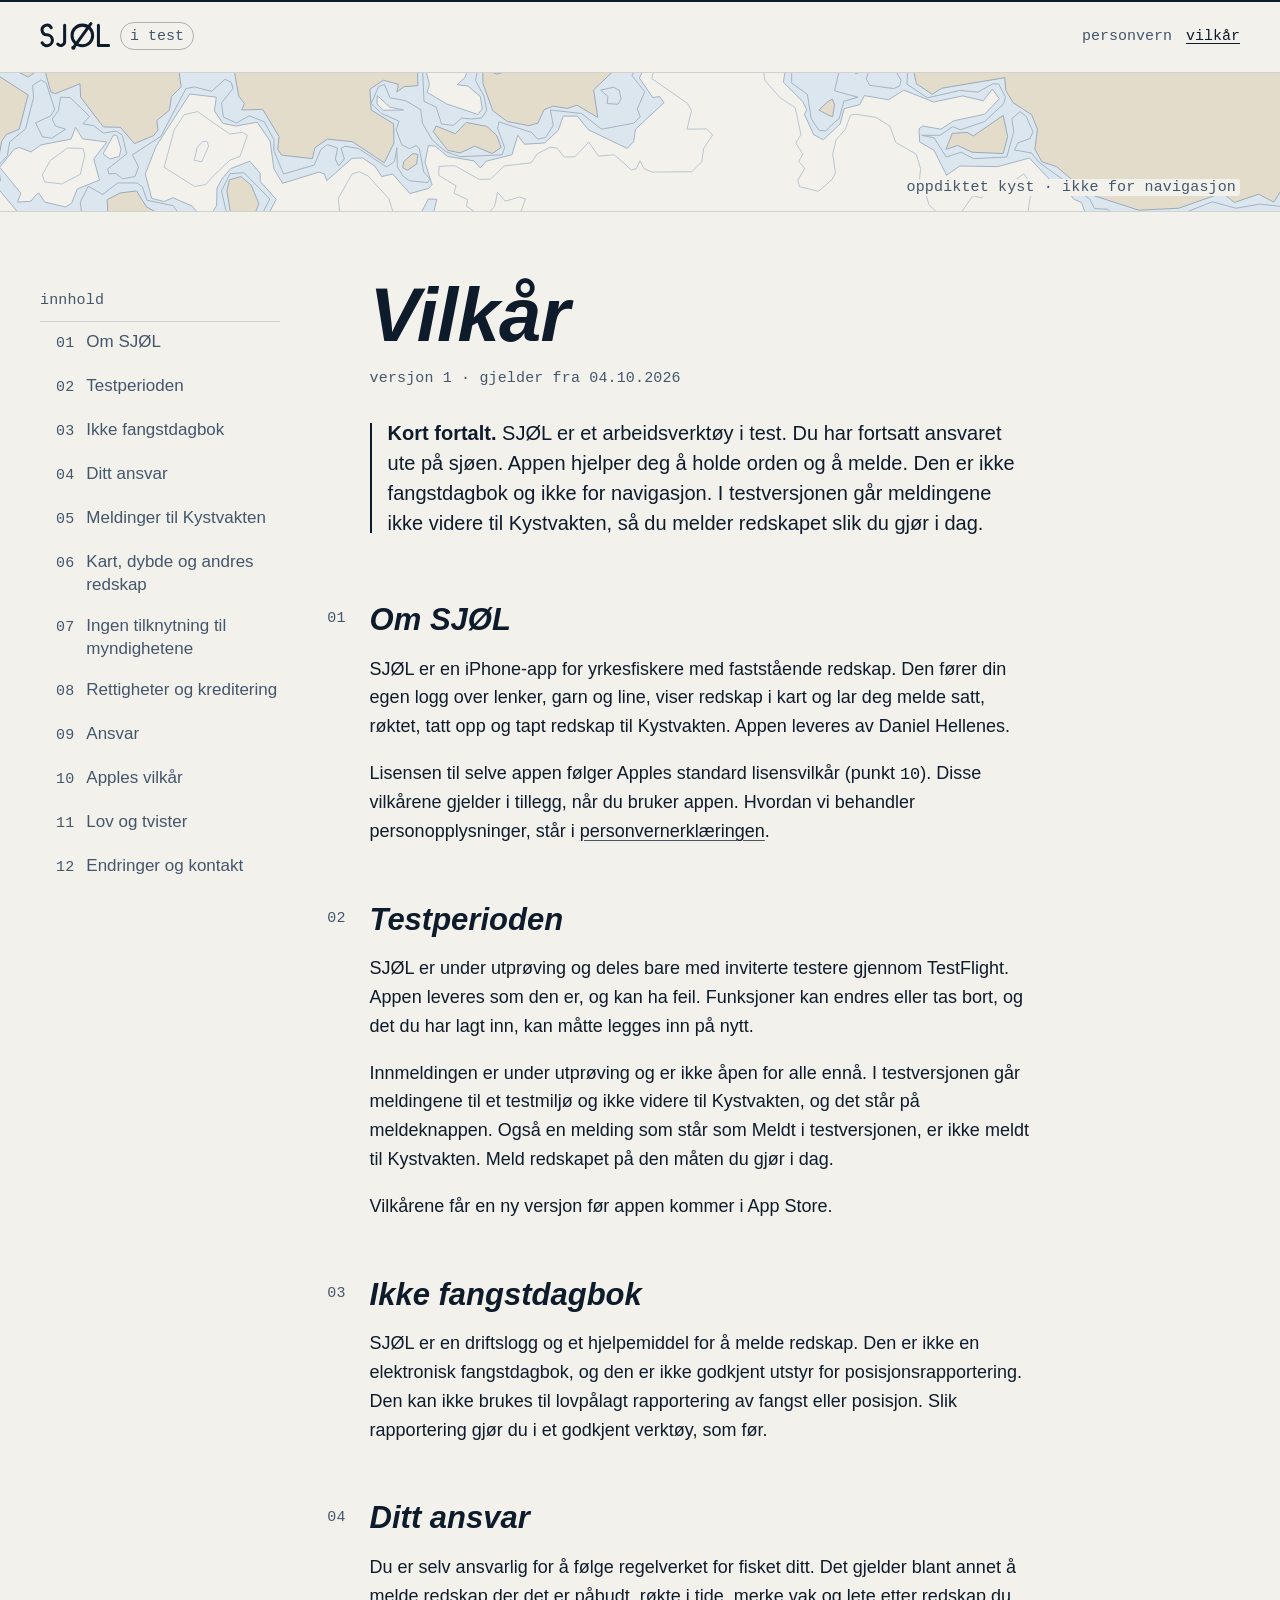
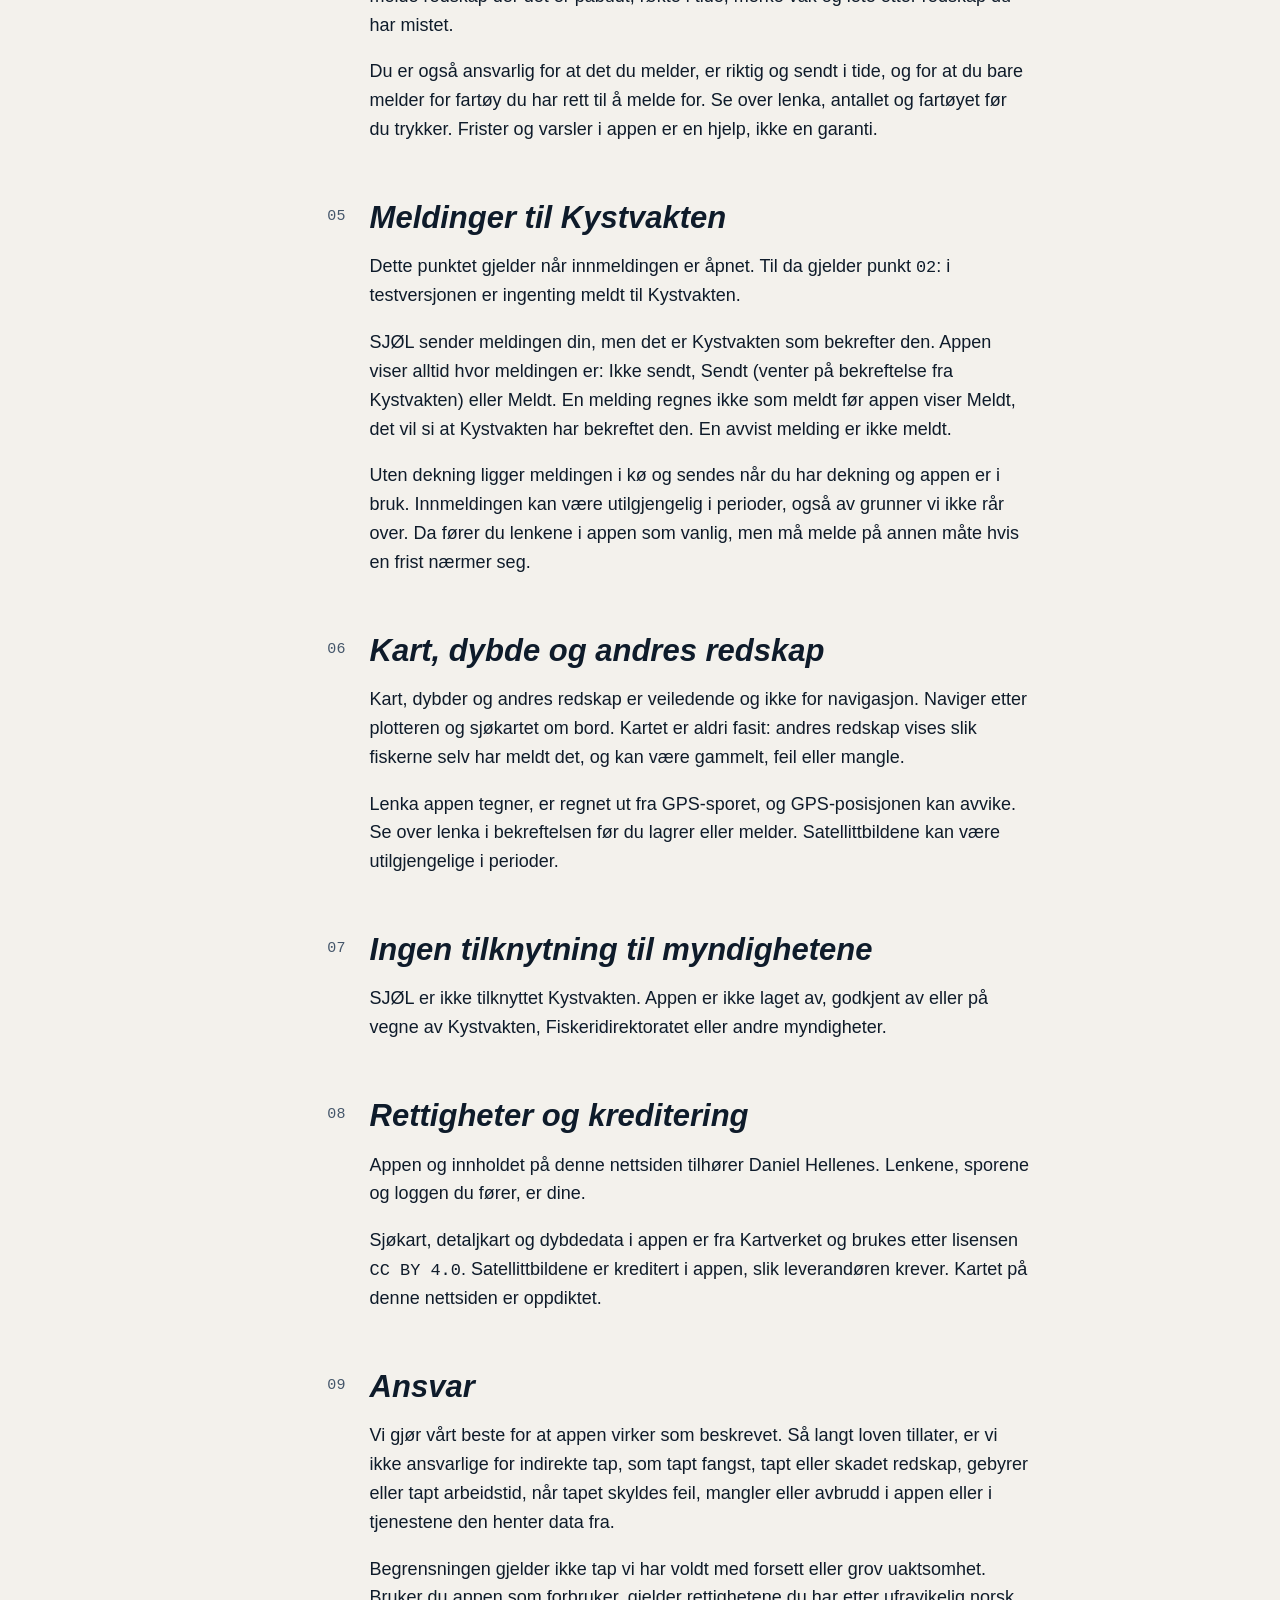
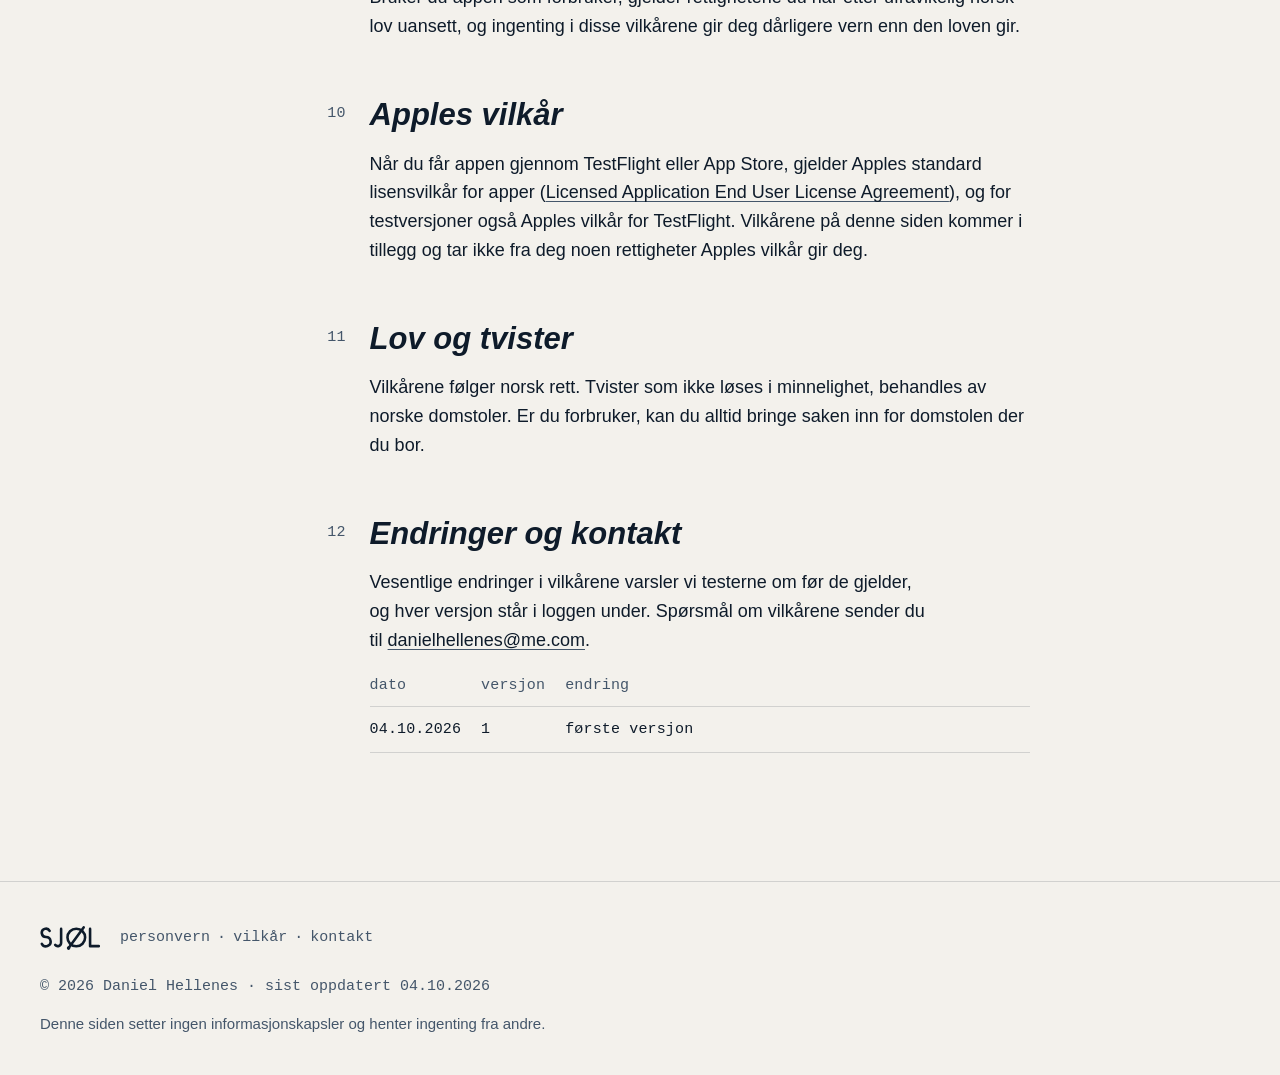
<file: vilkar/index.html>
<!doctype html>
<html lang="nb">
<head>
<meta charset="utf-8">
<meta name="viewport" content="width=device-width, initial-scale=1, viewport-fit=cover">
<meta http-equiv="Content-Security-Policy" content="default-src 'none'; script-src 'self'; style-src 'self'; img-src 'self'; base-uri 'none'; form-action 'none'">
<meta name="referrer" content="no-referrer">
<meta name="color-scheme" content="dark light">
<meta name="theme-color" content="#0E1B2A" media="(prefers-color-scheme: dark)">
<meta name="theme-color" content="#F3F1EC" media="(prefers-color-scheme: light)">
<title>Vilkår · SJØL</title>
<meta name="description" content="Vilkårene for SJØL mens appen er i test.">
<link rel="canonical" href="https://villholth.github.io/sjol/vilkar/">
<link rel="icon" href="../favicon.svg" type="image/svg+xml">
<link rel="apple-touch-icon" href="../ikon-180.png">
<link rel="stylesheet" href="../felles/grunn.css">
<script src="../felles/lesing.js" defer></script>
</head>
<body class="juridisk">
<a class="hopp" href="#innhold">Hopp til innholdet</a>
<header class="topp">
<div class="topp-rad">
<a class="merke" href="../" aria-label="SJØL, til forsiden"><svg class="ordmerke" viewBox="0 0 303 121" aria-hidden="true" focusable="false"><g fill="none" stroke="currentColor" stroke-width="13" stroke-linecap="round" stroke-linejoin="round"><path d="M48.5 24.6A21 21 0 1 0 30 55.5A23.5 23.5 0 1 1 9.3 90"/><path d="M106.5 14.5L106.5 84.5A17 17 0 0 1 76.5 95.4"/><circle cx="183" cy="58" r="44.5"/><path d="M144.2 111.4L220 7"/><circle fill="currentColor" stroke="none" cx="144.2" cy="111.4" r="9"/><path d="M252.5 14.5L252.5 101.5L296.5 101.5"/></g></svg></a>
<span class="test-chip">i test</span>
<nav class="topp-lenker" aria-label="Om siden">
<a href="../personvern/">personvern</a>
<a href="./" aria-current="page">vilkår</a>
</nav>
</div>
</header>
<div class="bladstripe"><svg xmlns="http://www.w3.org/2000/svg" class="kartstripe" viewBox="3600 1700 4000 600" preserveAspectRatio="xMidYMid slice" aria-hidden="true" focusable="false"><path class="kart-grunt" fill-rule="evenodd" d="M3540 1640l4120 0 0 619-38-32-80-7-43 0-56 27-24-14-38 29-38-33-104 10-35 47-66 20-138-59-20-58-24-10-33-43-29-4-77-82-99 27-119-2-41 29-39-78-45-26-2-41 11-9 57 10 40-26 97-21 46-48-22-30-28 36-65-15-90 19-94-37-47 30-76-13-14 28-49 13-13 48-52 49-30-16-29-63 7-15-13-26-60-60 8-50-10-25 14-22 134-17-26-59-363 0-28 14-34 0-31-14-28 0-26 7-8-7-61 0 0 5 34 23 10 60-35 72 42 61 22-3 13 19-89 83-6 39-20 21-121-58-35-43-44 0-15 44-43 40-63 4-21-28-18 61-81 20-18 21-20-22-82-14-39-32-21-2-11 52 22 70-10 12-59 16-54-61-34 8-22-33-38-25-33 1-79 70-7-21-17-6-114 35-27-45-12-87-40-59-66 12-41-8-27-39 6-43-83-10-105 163-34 87 20 76 39 10 27-12 60 26 19 22 41 4 17-28 1-54 16-29 27-32 60-23 32 38 0 25 50 56-52 102 17 8 49-11 25 19-7 26-38 27-114-24-80 24-13 10-45 0-5-2-12 2-49 0-22-52-36 16-23-14-13 9 3 22-35-7-14 6 1 20-44 0-48-32-50 6-139-78-40-8-82-99-57 26zM6229 1640l59 0 12 19-18 59 15 59-23 10-16-27 17-40-68-38zM4996 1716l26-10 16 38 22-6 10 15-17 45-24 23 33 4 39 33 6 39-14 17-97-33-61-36 7-25-15-60 60-12zM4779 1855l39 36 43 9-62 1-21-20zM3836 1954l22 36 76 10-41 53 18 66-70 28-17 44-19 12-65-15-19-29-11 9-13 17-42 3 10-28-66-81 45-56 16-6 37 14 31-22 94-18zM3955 1978l10 2 13 42-5 23-30 8-21-16zM4939 2178l26 1-12 49-15 6-22-13zM4275 2237l28 15 7 35-17 12-24-12-7-19z"/><path class="kart-land" fill-rule="evenodd" vector-effect="non-scaling-stroke" d="M3540 1640l4120 0 0 197-2 5 2 7 0 300-23-22-27 13-29 48-48-25-75 26-38-30-137 48-125 6-157-51-99-85-46-15-22-40 8-62-18-45-58-38-23-39-3-39-197 33-30 19-49-33-26-114-29-24 3-20-54 6-16-10 3-16-869 0 24 26 60-6 14 23-11 42-22-12-20 9-7 59-59 56 13 86-65-38-30 10-45-7-28 11-19 42-28 8-68-13-45-34-31-85 0-34 10-9 34 14 20-6 15-20-10-32 26-30-55 3-8-34-37-29-137 0 20 23-3 19-24 3-43-37-15 35 4 141-43 3-23 17 5-24-47-13-42 28 4 65 70 43 1 60-30 62-100-66-78-8-39 27-8 34-96-11-12-18 4-40-51-85-66 2 9-20-18-23-21-120-47-2-50-44-29 6 2 23-42 56 7 52-30 30-7 43-39 32 4 29-14 18-60 25-44-51-53-1-71-93-2-42-77 31-14-5-18-65-23-2-30 20-30-15 6-18 35-1 31-19 3-44 40-31 54-3 3-26-197 0 13 21-30 5-22-26-28 0-18 15-8 0 0 11 3 0 62 34-34 48 4 32 113 73-28 107-41 17-14 21-22 127-43 8zM4732 1640l78 0-15 11-18 17-22 0-23-27zM3671 1657l42 2-38 52-15 13-17-11 26-33zM6188 1873l13-7 7 17-6 38-14-5-29-16zM6735 1917l14 66-14 53-97-4-45-21-37 12 20-50 46-3 20 11zM5057 1939l64 12 31 28 14 38-28 19-55-23-18 9-27 12-39-8-45-58 9-18 60 24zM4890 2036l16 3-4 30-29 19-14-7 2-19zM4317 2118l36-10 32 27 24 58-21 51-30 9-38-34-11-66zM3976 2159l51-6 31 50 32 17-52 35-55 21-44-16-4-80z"/><path class="kart-kurve-grunn" fill="none" vector-effect="non-scaling-stroke" d="M3540 1640l4120 0 0 592-43-29-80-9-74 13-75-20-91 36-63-3-39 35-52 21-24-42-36 1-21-25-42-2-15-30-160-116-22-28-53-9 11-22 38-14 9-21-21-48-19-15-26 22 6 41-22 79-103 5-40-20-46 15-38-60-39-8 58 0 39-27 24 10 76-26 60-56 5-21-21-40-18-1-47 26-57-5-101 23-64-43 4-70-17-49-13-6-60-5-23 15-18-4 20-20-14-40-110 0-2 3-17-2-1-1-621 0 42 41 4 41-33 71 40 50-24 54 10 24-20 20-101 19-63-49-97-11 9 48-24 38-25 5-19-21-102-33-4 20 22 61-8 22-131 6-45-16-43-37-30-52-5-42-47-28-49-9-18-42-18 7-23 53 33 31 54 24-9 27 17 46 24 13 22-10 10 11 13 71 19 22-6 12-58-6-19-14-18-29-2-60-7 43-25 17-88-58-42-7-12 7 10 33-18 22-10-22 7-34-32-11-20 15-21 49-96 28-30-73 0-34-30-56-47-19-40 23-41-19-6-44 36-45-5-19-20-10-42 38-53-14-27 5-78 149-89 58 19 38-11 30-39 7-22-17-21 2-3-16 59-47-14-59-19-12-40 6-30-23-34-6 21-23-61-59-30-1-6 42-20 26 10 22 32 10-43 28-29-4-22-44 47-21 13-21-27-83-16-9-26 17 3 38-25 98-50 41-7 43-29 31 8 47-62 39zM5068 1640l57 38-7 30 42 32 6 17-7 13-26-21-40 24-7 35 27 49 8 45-16 23-32 3-30-3-26 23-37-4-17-53-38-18-6-140 48 8 41-73-27-28zM3823 1640l0 5-60 7-17-12zM5782 1640l-1 1-43 1-2-2zM4231 1717l13 0 3 23-44 41-9-27zM6157 1719l72 29-21 92 73 20-44 13-15 55-17 13-25 25-21-3-24-36-12-76-49-35 0-78 27-4 21 16zM6317 1774l83 5 16 29-5 17-18 8-75-10-11-20zM5477 1838l40-9 18 9 6 28-10 16-34-2 3-22zM4319 2099l44-3 80 82-42 83-22 24-20 2-47-50-20-84zM3876 2138l45 26 47-36 60 0 17 12 14 42 82 17 25 35-5 15-47 15-34-4-18 20-85 30-69-42-28 12 13-23-38-33-4-36zM3758 2219l45 17 19 30-47-4z"/><path class="kart-kurve-grunn" fill="none" vector-effect="non-scaling-stroke" d="M3540 1640l4120 0 0 619-38-32-80-7-43 0-56 27-24-14-38 29-38-33-104 10-35 47-66 20-138-59-20-58-24-10-33-43-29-4-77-82-99 27-119-2-41 29-39-78-45-26-2-41 11-9 57 10 40-26 97-21 46-48-22-30-28 36-65-15-90 19-94-37-47 30-76-13-14 28-49 13-13 48-52 49-30-16-29-63 7-15-13-26-60-60 8-50-10-25 14-22 134-17-26-59-363 0-28 14-34 0-31-14-28 0-26 7-8-7-61 0 0 5 34 23 10 60-35 72 42 61 22-3 13 19-89 83-6 39-20 21-121-58-35-43-44 0-15 44-43 40-63 4-21-28-18 61-81 20-18 21-20-22-82-14-39-32-21-2-11 52 22 70-10 12-59 16-54-61-34 8-22-33-38-25-33 1-79 70-7-21-17-6-114 35-27-45-12-87-40-59-66 12-41-8-27-39 6-43-83-10-105 163-34 87 20 76 39 10 27-12 60 26 19 22 41 4 17-28 1-54 16-29 27-32 60-23 32 38 0 25 50 56-52 102 17 8 49-11 25 19-7 26-38 27-114-24-80 24-13 10-45 0-5-2-12 2-49 0-22-52-36 16-23-14-13 9 3 22-35-7-14 6 1 20-44 0-48-32-50 6-139-78-40-8-82-99-57 26zM6229 1640l59 0 12 19-18 59 15 59-23 10-16-27 17-40-68-38zM4996 1716l26-10 16 38 22-6 10 15-17 45-24 23 33 4 39 33 6 39-14 17-97-33-61-36 7-25-15-60 60-12zM4779 1855l39 36 43 9-62 1-21-20zM3836 1954l22 36 76 10-41 53 18 66-70 28-17 44-19 12-65-15-19-29-11 9-13 17-42 3 10-28-66-81 45-56 16-6 37 14 31-22 94-18zM3955 1978l10 2 13 42-5 23-30 8-21-16zM4939 2178l26 1-12 49-15 6-22-13zM4275 2237l28 15 7 35-17 12-24-12-7-19z"/><path class="kart-kurve" fill="none" vector-effect="non-scaling-stroke" d="M3540 2360l0-720 4120 0 0 720-25 0-9-12-5-40-19-13-14 5 1 22-30-16-18 34-63 20-28 0-70-13-4-43-48-27-30 8-8 17 11 26-33 32-59 0-91-6-55-22-85-7-58-20-33-25-6-21-61-10-7-36 12-75-25-39-59 42-44-8-29 42-28-7-43 62-62-4-32-30-13-43-17-33 4-37-14-45-64-37-18-51-44-27-64-10-15 3-17 45-28 32-11 45 9 59-11 20-42 37-59-14-6-21 22-36-19-23 13-22-22-35 16-26-18-84-48-32-47-54-8-68-23 5-16-31 11-17 27 5 37-52 31-9-156 0-12 16-32 4-8 24-24-18-44 26-30-1-30-22-49 14-27 119 111 77 13 22-14 59 61-1 19 19-28 42-6 42-31 31-124 1-26-11-12-25-12 26-15 3-53-47-50 4-30-44-43 46-34 1-22-28-21-3-41 21-19 28-85 10-42 41-35 1-77-43-49 2-1 28 54 33-6 23 42 20-3 21 37 24 28-1 22-21 10-46 24 28 44-13 19 6-22 63-24-5-20 23 3 69 26 5 11 24-6 3-211 0-34-40-63-22-21-39-44-13-22-69-65-71-27-13-23 7-43 77 5 44-23 16-14 30-46 10-27 71-9 12zM4175 1915l42-10 101 70 39-5 16 9-23 66-32 12-50 48-26 28-34 6-95-60 31-116zM3810 2019l49 1 6 21-14 60-58 30-53-6-8-22 25-45z"/><path class="kart-kurve" fill="none" vector-effect="non-scaling-stroke" d="M3540 2360l0-720 4120 0 0 720zM4234 1998l13 0 5 15-22 49-23-5 9-40z"/><path class="kart-kurve" fill="none" vector-effect="non-scaling-stroke" d="M3540 2360l0-720 4120 0 0 720z"/><path class="kart-kurve" fill="none" vector-effect="non-scaling-stroke" d="M3540 2360l0-720 4120 0 0 720z"/></svg><p class="stripe-merke" aria-hidden="true"><span>oppdiktet kyst · ikke for navigasjon</span></p></div>

<main id="innhold" class="dok">
<div class="dok-hode">
<h1>Vilkår</h1>
<p class="dok-versjon">versjon 1 · gjelder fra 04.10.2026</p>
<p class="kort"><strong>Kort fortalt.</strong> SJØL er et arbeidsverktøy i test. Du har fortsatt ansvaret ute på sjøen. Appen hjelper deg å holde orden og å melde. Den er ikke fangstdagbok og ikke for navigasjon. I testversjonen går meldingene ikke videre til Kystvakten, så du melder redskapet slik du gjør i dag.</p>
</div>

<details class="innhold-mobil">
<summary>Innhold</summary>
<ol class="innhold-liste">
<li><a href="#om"><span class="nr">01</span>Om SJØL</a></li>
<li><a href="#test"><span class="nr">02</span>Testperioden</a></li>
<li><a href="#fangstdagbok"><span class="nr">03</span>Ikke fangstdagbok</a></li>
<li><a href="#ansvar-ditt"><span class="nr">04</span>Ditt ansvar</a></li>
<li><a href="#meldinger"><span class="nr">05</span>Meldinger til Kystvakten</a></li>
<li><a href="#kart"><span class="nr">06</span>Kart, dybde og andres redskap</a></li>
<li><a href="#myndigheter"><span class="nr">07</span>Ingen tilknytning til myndighetene</a></li>
<li><a href="#rettigheter"><span class="nr">08</span>Rettigheter og kreditering</a></li>
<li><a href="#ansvar"><span class="nr">09</span>Ansvar</a></li>
<li><a href="#apple"><span class="nr">10</span>Apples vilkår</a></li>
<li><a href="#lov"><span class="nr">11</span>Lov og tvister</a></li>
<li><a href="#endringer"><span class="nr">12</span>Endringer og kontakt</a></li>
</ol>
</details>

<nav class="innhold-spalte" aria-label="Innhold">
<p class="innhold-etikett">innhold</p>
<ol class="innhold-liste">
<li><a href="#om"><span class="nr">01</span>Om SJØL</a></li>
<li><a href="#test"><span class="nr">02</span>Testperioden</a></li>
<li><a href="#fangstdagbok"><span class="nr">03</span>Ikke fangstdagbok</a></li>
<li><a href="#ansvar-ditt"><span class="nr">04</span>Ditt ansvar</a></li>
<li><a href="#meldinger"><span class="nr">05</span>Meldinger til Kystvakten</a></li>
<li><a href="#kart"><span class="nr">06</span>Kart, dybde og andres redskap</a></li>
<li><a href="#myndigheter"><span class="nr">07</span>Ingen tilknytning til myndighetene</a></li>
<li><a href="#rettigheter"><span class="nr">08</span>Rettigheter og kreditering</a></li>
<li><a href="#ansvar"><span class="nr">09</span>Ansvar</a></li>
<li><a href="#apple"><span class="nr">10</span>Apples vilkår</a></li>
<li><a href="#lov"><span class="nr">11</span>Lov og tvister</a></li>
<li><a href="#endringer"><span class="nr">12</span>Endringer og kontakt</a></li>
</ol>
</nav>

<div class="dok-tekst">
<section id="om" aria-labelledby="h-om">
<h2 id="h-om"><span class="nr">01</span>Om SJØL</h2>
<p>SJØL er en iPhone-app for yrkesfiskere med faststående redskap. Den fører din egen logg over lenker, garn og line, viser redskap i kart og lar deg melde satt, røktet, tatt opp og tapt redskap til Kystvakten. Appen leveres av Daniel Hellenes.</p>
<p>Lisensen til selve appen følger Apples standard lisensvilkår (punkt <span class="tall">10</span>). Disse vilkårene gjelder i tillegg, når du bruker appen. Hvordan vi behandler personopplysninger, står i <a href="../personvern/">personvernerklæringen</a>.</p>
</section>

<section id="test" aria-labelledby="h-test">
<h2 id="h-test"><span class="nr">02</span>Testperioden</h2>
<p>SJØL er under utprøving og deles bare med inviterte testere gjennom TestFlight. Appen leveres som den er, og kan ha feil. Funksjoner kan endres eller tas bort, og det du har lagt inn, kan måtte legges inn på nytt.</p>
<p>Innmeldingen er under utprøving og er ikke åpen for alle ennå. I testversjonen går meldingene til et testmiljø og ikke videre til Kystvakten, og det står på meldeknappen. Også en melding som står som Meldt i testversjonen, er ikke meldt til Kystvakten. Meld redskapet på den måten du gjør i dag.</p>
<p>Vilkårene får en ny versjon før appen kommer i App Store.</p>
</section>

<section id="fangstdagbok" aria-labelledby="h-fangstdagbok">
<h2 id="h-fangstdagbok"><span class="nr">03</span>Ikke fangstdagbok</h2>
<p>SJØL er en driftslogg og et hjelpemiddel for å melde redskap. Den er ikke en elektronisk fangstdagbok, og den er ikke godkjent utstyr for posisjonsrapportering. Den kan ikke brukes til lovpålagt rapportering av fangst eller posisjon. Slik rapportering gjør du i et godkjent verktøy, som før.</p>
</section>

<section id="ansvar-ditt" aria-labelledby="h-ansvar-ditt">
<h2 id="h-ansvar-ditt"><span class="nr">04</span>Ditt ansvar</h2>
<p>Du er selv ansvarlig for å følge regelverket for fisket ditt. Det gjelder blant annet å melde redskap der det er påbudt, røkte i tide, merke vak og lete etter redskap du har mistet.</p>
<p>Du er også ansvarlig for at det du melder, er riktig og sendt i tide, og for at du bare melder for fartøy du har rett til å melde for. Se over lenka, antallet og fartøyet før du trykker. Frister og varsler i appen er en hjelp, ikke en garanti.</p>
</section>

<section id="meldinger" aria-labelledby="h-meldinger">
<h2 id="h-meldinger"><span class="nr">05</span>Meldinger til Kystvakten</h2>
<p>Dette punktet gjelder når innmeldingen er åpnet. Til da gjelder punkt <span class="tall">02</span>: i testversjonen er ingenting meldt til Kystvakten.</p>
<p>SJØL sender meldingen din, men det er Kystvakten som bekrefter den. Appen viser alltid hvor meldingen er: Ikke sendt, Sendt (venter på bekreftelse fra Kystvakten) eller Meldt. En melding regnes ikke som meldt før appen viser Meldt, det vil si at Kystvakten har bekreftet den. En avvist melding er ikke meldt.</p>
<p>Uten dekning ligger meldingen i kø og sendes når du har dekning og appen er i bruk. Innmeldingen kan være utilgjengelig i perioder, også av grunner vi ikke rår over. Da fører du lenkene i appen som vanlig, men må melde på annen måte hvis en frist nærmer seg.</p>
</section>

<section id="kart" aria-labelledby="h-kart">
<h2 id="h-kart"><span class="nr">06</span>Kart, dybde og andres redskap</h2>
<p>Kart, dybder og andres redskap er veiledende og ikke for navigasjon. Naviger etter plotteren og sjøkartet om bord. Kartet er aldri fasit: andres redskap vises slik fiskerne selv har meldt det, og kan være gammelt, feil eller mangle.</p>
<p>Lenka appen tegner, er regnet ut fra GPS-sporet, og GPS-posisjonen kan avvike. Se over lenka i bekreftelsen før du lagrer eller melder. Satellittbildene kan være utilgjengelige i perioder.</p>
</section>

<section id="myndigheter" aria-labelledby="h-myndigheter">
<h2 id="h-myndigheter"><span class="nr">07</span>Ingen tilknytning til myndighetene</h2>
<p>SJØL er ikke tilknyttet Kystvakten. Appen er ikke laget av, godkjent av eller på vegne av Kystvakten, Fiskeridirektoratet eller andre myndigheter.</p>
</section>

<section id="rettigheter" aria-labelledby="h-rettigheter">
<h2 id="h-rettigheter"><span class="nr">08</span>Rettigheter og kreditering</h2>
<p>Appen og innholdet på denne nettsiden tilhører Daniel Hellenes. Lenkene, sporene og loggen du fører, er dine.</p>
<p>Sjøkart, detaljkart og dybdedata i appen er fra Kartverket og brukes etter lisensen <span class="tall">CC BY 4.0</span>. Satellittbildene er kreditert i appen, slik leverandøren krever. Kartet på denne nettsiden er oppdiktet.</p>
</section>

<section id="ansvar" aria-labelledby="h-ansvar">
<h2 id="h-ansvar"><span class="nr">09</span>Ansvar</h2>
<p>Vi gjør vårt beste for at appen virker som beskrevet. Så langt loven tillater, er vi ikke ansvarlige for indirekte tap, som tapt fangst, tapt eller skadet redskap, gebyrer eller tapt arbeidstid, når tapet skyldes feil, mangler eller avbrudd i appen eller i tjenestene den henter data fra.</p>
<p>Begrensningen gjelder ikke tap vi har voldt med forsett eller grov uaktsomhet. Bruker du appen som forbruker, gjelder rettighetene du har etter ufravikelig norsk lov uansett, og ingenting i disse vilkårene gir deg dårligere vern enn den loven gir.</p>
</section>

<section id="apple" aria-labelledby="h-apple">
<h2 id="h-apple"><span class="nr">10</span>Apples vilkår</h2>
<p>Når du får appen gjennom TestFlight eller App Store, gjelder Apples standard lisensvilkår for apper (<a class="ekstern" href="https://www.apple.com/legal/internet-services/itunes/dev/stdeula/" rel="noreferrer">Licensed Application End User License Agreement</a>), og for testversjoner også Apples vilkår for TestFlight. Vilkårene på denne siden kommer i tillegg og tar ikke fra deg noen rettigheter Apples vilkår gir deg.</p>
</section>

<section id="lov" aria-labelledby="h-lov">
<h2 id="h-lov"><span class="nr">11</span>Lov og tvister</h2>
<p>Vilkårene følger norsk rett. Tvister som ikke løses i minnelighet, behandles av norske domstoler. Er du forbruker, kan du alltid bringe saken inn for domstolen der du bor.</p>
</section>

<section id="endringer" aria-labelledby="h-endringer">
<h2 id="h-endringer"><span class="nr">12</span>Endringer og kontakt</h2>
<p>Vesentlige endringer i vilkårene varsler vi testerne om før de gjelder, og hver versjon står i loggen under. Spørsmål om vilkårene sender du til <a href="mailto:danielhellenes@me.com">danielhellenes@me.com</a>.</p>
<table class="logg-tabell">
<thead><tr><th scope="col">dato</th><th scope="col">versjon</th><th scope="col">endring</th></tr></thead>
<tbody><tr><td>04.10.2026</td><td>1</td><td>første versjon</td></tr></tbody>
</table>
</section>
</div>
</main>

<footer class="bunn">
<div class="bunn-innhold">
<div class="bunn-rad1">
<a class="merke" href="../" aria-label="SJØL, til forsiden"><svg class="ordmerke" viewBox="0 0 303 121" aria-hidden="true" focusable="false"><g fill="none" stroke="currentColor" stroke-width="13" stroke-linecap="round" stroke-linejoin="round"><path d="M48.5 24.6A21 21 0 1 0 30 55.5A23.5 23.5 0 1 1 9.3 90"/><path d="M106.5 14.5L106.5 84.5A17 17 0 0 1 76.5 95.4"/><circle cx="183" cy="58" r="44.5"/><path d="M144.2 111.4L220 7"/><circle fill="currentColor" stroke="none" cx="144.2" cy="111.4" r="9"/><path d="M252.5 14.5L252.5 101.5L296.5 101.5"/></g></svg></a>
<nav class="bunn-lenker" aria-label="Om siden"><a href="../personvern/">personvern</a><span aria-hidden="true">·</span><a href="./">vilkår</a><span aria-hidden="true">·</span><a href="mailto:danielhellenes@me.com?subject=SJ%C3%98L">kontakt</a></nav>
</div>
<p class="bunn-rad2">© 2026 Daniel Hellenes · sist oppdatert 04.10.2026</p>
<p class="bunn-rad3">Denne siden setter ingen informasjonskapsler og henter ingenting fra andre.</p>
</div>
</footer>
</body>
</html>
</file>
<file: felles/grunn.css>
:root{
  color-scheme: dark;
  --ramme:#0E1B2A; --flate:#16283A; --flate-2:#1E3348;
  --tekst:#F4F7FA; --tekst-2:#A3B4C4; --harlinje:rgb(163 180 196 / .18);
  --deg:#FFFFFF;
  --dekk:#FF7A1A; --ferdig:#F2B824; --kystvakt:#1F6FE8;
  --status-ko:#9AA9B8; --status-venter:#FFD166; --status-godkjent:#3DDC84; --status-avvist:#FF5A5F;
  --chip-ko:#243241; --chip-venter:#353834; --chip-godkjent:#163A38;
  --redskap-teiner:#EA5D00; --redskap-garn:#0874C1; --redskap-line:#DA0E0E;
  --kart-hav:#0E1B2A; --kart-grunt:#11233A; --kart-land:#1F3448; --kart-kyst:#3B5670;
  --kart-kurve:#2A4560; --kart-kurve-grunn:#36536F; --kart-dybdetall:#5D7896;
  --kart-navn-land:#A3B4C4; --kart-navn-vann:#7F97AF; --kart-spor:#A3B4C4;
  --font-tekst:-apple-system,BlinkMacSystemFont,"SF Pro Text","Segoe UI",Roboto,"Helvetica Neue",Arial,sans-serif;
  --font-display:-apple-system,BlinkMacSystemFont,"SF Pro Display","Segoe UI",Roboto,"Helvetica Neue",Arial,sans-serif;
  --font-mono:ui-monospace,"SF Mono",SFMono-Regular,Menlo,Consolas,"Roboto Mono",monospace;
  --marg:16px; --spalte-maks:1240px; --tekst-maks:62ch; --mellomrom:16px;
  --radius-kort:22px; --radius-kapsel:999px; --trykk-min:48px;
  --seksjon:clamp(72px,10vw,140px);
  --ease-ut:cubic-bezier(.2,.7,.2,1); --ease-inn-ut:cubic-bezier(.6,0,.3,1); --ease-fjaer:cubic-bezier(.3,1.35,.5,1);
  --t-kort:120ms; --t-liten:200ms; --t-mellom:320ms; --t-lang:600ms; --t-tegn:900ms;
  --topp-h:56px;
}
@media (min-width:760px){ :root{ --marg:24px; --mellomrom:20px; --topp-h:72px; } }
@media (min-width:1024px){ :root{ --marg:40px; --mellomrom:24px; } }

*,*::before,*::after{ box-sizing:border-box; }
html{ -webkit-text-size-adjust:100%; text-size-adjust:100%; background:var(--ramme); }
body{ margin:0; background:var(--ramme); color:var(--tekst); font:400 17px/1.55 var(--font-tekst); overflow-x:clip; -webkit-font-smoothing:antialiased; }
@media (min-width:760px){ body{ font-size:18px; } }
:focus-visible{ outline:2px solid var(--deg); outline-offset:3px; }
img,svg,canvas{ display:block; max-width:100%; }
a{ color:inherit; text-underline-offset:.18em; text-decoration-thickness:1px; }
p,ul,ol,dl,dd,figure,h1,h2,h3{ margin:0; padding:0; }
ul,ol{ list-style:none; }
button{ font:inherit; color:inherit; }

h1,h2,h3{ font-family:var(--font-display); font-style:italic; font-weight:600; text-wrap:balance; }
h1{ font-size:clamp(40px,7.2vw,88px); line-height:1.02; letter-spacing:-.01em; }
h2{ font-size:clamp(30px,4.6vw,54px); line-height:1.06; letter-spacing:-.005em; }
h3{ font-size:clamp(22px,2.6vw,30px); line-height:1.15; }
.kicker{ font:500 15px/24px var(--font-mono); color:var(--tekst-2); letter-spacing:.01em; }
.kicker + h2{ margin-top:10px; }
h2 + .brod{ margin-top:20px; }
.mono{ font-family:var(--font-mono); font-variant-numeric:tabular-nums; }
.bildetekst,.fotnote{ font:500 15px/1.5 var(--font-mono); color:var(--tekst-2); letter-spacing:.01em; }
.ingress{ font-size:clamp(19px,1.5vw,21px); line-height:1.45; text-wrap:pretty; }
.brod{ max-width:var(--tekst-maks); text-wrap:pretty; }
.brod + .brod{ margin-top:1em; }
.notat{ color:var(--tekst-2); font-size:17px; max-width:var(--tekst-maks); }
.liten{ color:var(--tekst-2); font-size:15px; }
.skjult{ position:absolute !important; width:1px; height:1px; overflow:hidden; clip-path:inset(50%); white-space:nowrap; }

.grid{ display:grid; grid-template-columns:repeat(4,minmax(0,1fr)); column-gap:var(--mellomrom); max-width:calc(var(--spalte-maks) + 2 * var(--marg)); margin-inline:auto; padding-inline:var(--marg); }
.grid > *{ grid-column:1 / -1; min-width:0; }
@media (min-width:760px){ .grid{ grid-template-columns:repeat(8,minmax(0,1fr)); } }
@media (min-width:1024px){ .grid{ grid-template-columns:repeat(12,minmax(0,1fr)); } }
.seksjon{ padding-block:var(--seksjon); }

.kart-grunt{ fill:var(--kart-grunt); }
.kart-land{ fill:var(--kart-land); stroke:var(--kart-kyst); stroke-width:1px; }
.kart-kurve-grunn{ fill:none; stroke:var(--kart-kurve-grunn); stroke-width:1px; }
.kart-kurve{ fill:none; stroke:var(--kart-kurve); stroke-width:1px; }
.kart{ width:100%; height:100%; overflow:hidden; }
.navn text{ paint-order:stroke; stroke:var(--kart-hav); stroke-width:3px; stroke-linejoin:round; }
.navn-land{ fill:var(--kart-navn-land); font-family:var(--font-tekst); font-weight:500; letter-spacing:.02em; }
.navn-vann{ fill:var(--kart-navn-vann); font-family:var(--font-display); font-style:italic; font-weight:600; letter-spacing:.06em; }
.redskap{ --rf:var(--redskap-teiner); }
.redskap.garn{ --rf:var(--redskap-garn); }
.redskap.line{ --rf:var(--redskap-line); }
.r-linje,.andres-strek{ fill:none; stroke:var(--rf,var(--redskap-teiner)); stroke-width:2.5px; stroke-linecap:round; stroke-linejoin:round; vector-effect:non-scaling-stroke; }
.r-ring,.r-prikk,.egen .startprikk-ring,.egen .startprikk,.rett-punkt,.prikker{ fill:none; stroke-linecap:round; vector-effect:non-scaling-stroke; }
.r-ring{ stroke:var(--deg); stroke-width:11px; }
.r-prikk{ stroke:var(--rf,var(--redskap-teiner)); stroke-width:8px; }
.punkt .r-ring{ stroke-width:13px; }
.punkt .r-prikk{ stroke-width:10px; }
.gammel{ opacity:.4; }
.egen .kant,.egen .kjerne{ fill:none; stroke-linejoin:round; stroke-linecap:round; vector-effect:non-scaling-stroke; }
.egen .kant{ stroke:var(--deg); stroke-width:10px; }
.egen .kjerne{ stroke:var(--redskap-teiner); stroke-width:4px; }
.egen .startprikk-ring{ stroke:var(--deg); stroke-width:19px; }
.egen .startprikk{ stroke:var(--redskap-teiner); stroke-width:14px; }
.spor{ fill:none; stroke:var(--kart-spor); stroke-opacity:.55; stroke-width:1.5px; stroke-dasharray:2 4; vector-effect:non-scaling-stroke; }
.sloyfe-fjernet{ fill:none; stroke:var(--kart-spor); stroke-opacity:.85; stroke-width:2px; stroke-dasharray:5 5; vector-effect:non-scaling-stroke; }
.kp{ transform:scale(var(--k,var(--k0,1))); }
.bevegelse .tegnes{ vector-effect:none; stroke-dasharray:1 2; }
.bevegelse .egen .tegnes.kant{ stroke-width:calc(10px * var(--k,1)); }
.bevegelse .egen .tegnes.kjerne{ stroke-width:calc(4px * var(--k,1)); }
.bevegelse .rett-strek.tegnes{ stroke-width:calc(2px * var(--k,1)); }
.bevegelse .maal-linje.tegnes{ stroke-width:calc(1px * var(--k,1)); }
.bevegelse .andres-strek.tegnes{ stroke-width:calc(2.5px * var(--k,1)); }

.figur{ position:relative; }
.kartboks{ position:relative; overflow:hidden; background:var(--kart-hav); border-block:1px solid var(--harlinje); }
.kartboks > .kart{ position:absolute; inset:0; }
.figur figcaption{ margin-top:12px; }
.figur > .bildetekst{ padding-inline:var(--marg); }
@media (min-width:760px){ .kartboks{ border:1px solid var(--harlinje); } .figur > .bildetekst{ padding-inline:0; } }

.etikett,.nr-merke{ position:absolute; left:var(--x); top:var(--y); width:0; height:0; z-index:1; pointer-events:none; }
.etikett::before{ content:""; position:absolute; background:rgb(163 180 196 / .6); }
.etikett > span,.nr-merke > span{ position:absolute; white-space:nowrap; font:500 15px/22px var(--font-mono); letter-spacing:.01em; color:var(--tekst-2); background:var(--kart-hav); padding:0 4px; border-radius:3px; }
.nr-merke > span,.note-nr{ width:22px; height:22px; padding:0; border-radius:50%; background:var(--flate); color:var(--tekst); font-weight:600; text-align:center; outline:1px solid rgb(163 180 196 / .35); }
.lys > span{ color:var(--tekst); }
@media (max-width:759.98px){.m-sor::before,.m-nord::before{left:-.5px;width:1px;height:calc(var(--L) - 6px)}.m-sor::before{top:6px}.m-sor>span{top:var(--L)}.m-nord::before{bottom:6px}.m-nord>span{bottom:var(--L)}.m-ost::before,.m-vest::before{top:-.5px;height:1px;width:calc(var(--L) - 6px)}.m-ost::before{left:6px}.m-ost>span{left:var(--L);transform:translateY(-50%)}.m-vest::before{right:6px}.m-vest>span{right:var(--L);transform:translateY(-50%)}.m-midt::before{display:none}.m-midt>span{left:0;top:0;transform:translate(-50%,-50%)}.m-sor.m-jmidt>span,.m-nord.m-jmidt>span{left:0;transform:translateX(-50%)}.m-jvenstre>span{left:0}.m-jhoyre>span{right:0}}
@media (min-width:760px){.d-sor::before,.d-nord::before{left:-.5px;width:1px;height:calc(var(--L) - 6px)}.d-sor::before{top:6px}.d-sor>span{top:var(--L)}.d-nord::before{bottom:6px}.d-nord>span{bottom:var(--L)}.d-ost::before,.d-vest::before{top:-.5px;height:1px;width:calc(var(--L) - 6px)}.d-ost::before{left:6px}.d-ost>span{left:var(--L);transform:translateY(-50%)}.d-vest::before{right:6px}.d-vest>span{right:var(--L);transform:translateY(-50%)}.d-midt::before{display:none}.d-midt>span{left:0;top:0;transform:translate(-50%,-50%)}.d-sor.d-jmidt>span,.d-nord.d-jmidt>span{left:0;transform:translateX(-50%)}.d-jvenstre>span{left:0}.d-jhoyre>span{right:0}}
.kartnavn{ position:absolute; left:var(--x); top:var(--y); transform:translate(-50%,-78%); padding:2px 5px; border-radius:3px; background:var(--kart-hav); font:500 15px/1 var(--font-tekst); letter-spacing:.02em; color:var(--kart-navn-land); white-space:nowrap; }

.hopp{ position:absolute; left:var(--marg); top:calc(8px + env(safe-area-inset-top)); z-index:20; padding:12px 16px; min-height:var(--trykk-min); background:var(--deg); color:var(--ramme); font-weight:600; border-radius:var(--radius-kapsel); text-decoration:none; transform:translateY(-300%); }
.hopp:focus{ transform:none; }

.topp{ position:relative; z-index:10; padding-top:env(safe-area-inset-top); }
.topp-rad{ display:flex; align-items:center; gap:10px; height:var(--topp-h); max-width:calc(var(--spalte-maks) + 2 * var(--marg)); margin:0 auto; padding:0 var(--marg); }
.merke{ display:flex; align-items:center; min-height:var(--trykk-min); color:var(--deg); text-decoration:none; }
.merke svg{ width:auto; height:28px; }
.test-chip{ display:inline-flex; align-items:center; height:28px; padding:0 9px; border:1px solid rgb(163 180 196 / .45); border-radius:var(--radius-kapsel); font:500 15px/1 var(--font-mono); color:var(--tekst-2); white-space:nowrap; }
.topp-lenker{ display:flex; margin-left:auto; }
.topp-lenker a,.bunn-lenker a{ display:inline-flex; align-items:center; min-height:var(--trykk-min); padding:0 7px; font:500 15px/1 var(--font-mono); color:var(--tekst-2); text-decoration:none; }
.topp-lenker a:last-child{ padding-right:0; }
.topp-lenker a:hover,.topp-lenker a:focus-visible,.bunn-lenker a:hover,.bunn-lenker a:focus-visible{ color:var(--tekst); text-decoration:underline; }
.topp-lenker a[aria-current="page"]{ color:var(--tekst); text-decoration:underline; text-decoration-color:var(--deg); }

@media (prefers-reduced-motion:no-preference){
  .forside .ordmerke .s,.forside .ordmerke .j,.forside .ordmerke .o,.forside .ordmerke .l,.forside .ordmerke .strek{ stroke-dasharray:1 2; animation:sett-strek var(--v,420ms) var(--ease-ut) var(--f,0ms) both; }
  .forside .ordmerke .j{ --v:380ms; --f:100ms; }
  .forside .ordmerke .o{ --v:500ms; --f:200ms; }
  .forside .ordmerke .l{ --v:400ms; --f:300ms; }
  .forside .ordmerke .strek{ --v:300ms; --f:760ms; }
  .forside .ordmerke .prikk{ transform-box:fill-box; transform-origin:center; animation:sett-prikk 120ms var(--ease-ut) 700ms both; }
}
@keyframes sett-strek{ from{ stroke-dashoffset:1.001; } to{ stroke-dashoffset:0; } }
@keyframes sett-prikk{ from{ transform:scale(0); } }
@media (max-width:389px){ .topp-rad{ gap:7px; } .test-chip{ padding:0 7px; } .topp-lenker a{ padding:0 5px; } }

.bunn{ border-top:1px solid var(--harlinje); padding:32px 0 calc(40px + env(safe-area-inset-bottom)); }
.bunn-innhold{ max-width:calc(var(--spalte-maks) + 2 * var(--marg)); margin:0 auto; padding:0 var(--marg); display:grid; gap:14px; }
.bunn-rad1{ display:flex; flex-wrap:wrap; align-items:center; column-gap:20px; }
.bunn .merke svg{ height:24px; }
.bunn-lenker{ display:flex; flex-wrap:wrap; align-items:center; margin-left:-7px; }
.bunn-lenker span{ color:var(--tekst-2); font:500 15px/1 var(--font-mono); }
.bunn-rad2{ font:500 15px/1.5 var(--font-mono); color:var(--tekst-2); }
.bunn-rad3{ color:var(--tekst-2); font-size:15px; }

.chip{ display:inline-flex; align-items:center; height:28px; padding:0 10px; border-radius:var(--radius-kapsel); font:600 15px/1 var(--font-tekst); white-space:nowrap; }
.chip-ko{ background:var(--chip-ko); color:var(--status-ko); }
.chip-venter{ background:var(--chip-venter); color:var(--status-venter); }
.chip-godkjent{ background:var(--chip-godkjent); color:var(--status-godkjent); }
.tekstknapp{ display:inline-flex; align-items:center; min-height:var(--trykk-min); padding:0 6px; margin:0 -6px; border:0; background:none; cursor:pointer; font:500 17px/1 var(--font-mono); color:var(--tekst); text-decoration:underline; text-decoration-color:rgb(244 247 250 / .45); text-underline-offset:.22em; }
.tekstknapp:hover{ text-decoration-color:var(--tekst); }

.knapp-gjengivelse{ display:flex; flex-direction:column; align-items:center; justify-content:center; border-radius:var(--radius-kapsel); cursor:default; user-select:none; -webkit-user-select:none; text-align:center; }
.knapp-start,.knapp-ferdig{ height:80px; width:min(100%,340px); margin-top:20px; color:var(--ramme); background:var(--dekk); }
.knapp-ferdig{ background:var(--ferdig); }
.knapp-start .kg-tittel,.knapp-ferdig .kg-tittel{ font:700 28px/1.05 var(--font-display); letter-spacing:.5px; }
.kg-under{ font:500 15px/1.3 var(--font-tekst); margin-top:2px; }
.kapsel-blaa,.kapsel-hvit{ height:64px; padding:0 24px; }
.kapsel-blaa{ background:var(--kystvakt); color:#fff; }
.kapsel-hvit{ background:var(--deg); color:var(--ramme); }
.kapsel-blaa .kg-tittel,.kapsel-hvit .kg-tittel{ font:700 20px/1.15 var(--font-tekst); }
.prikket{ text-decoration:underline dotted; text-underline-offset:.2em; }
.kapsel-knapp{ height:56px; padding:0 28px; border:0; border-radius:var(--radius-kapsel); background:var(--deg); color:var(--ramme); font:700 20px/1 var(--font-tekst); cursor:pointer; touch-action:manipulation; }
.kapsel-knapp:hover{ background:#E6ECF2; }
.faktatabell{ border-top:1px solid var(--harlinje); }
.faktarad{ display:flex; align-items:center; justify-content:space-between; gap:16px; min-height:48px; padding:8px 0; border-bottom:1px solid var(--harlinje); }
.faktarad dt{ font-size:17px; color:var(--tekst-2); }
.faktarad dd{ font:600 20px/1.3 var(--font-mono); font-variant-numeric:tabular-nums; text-align:right; }

.tall{ font-family:var(--font-mono); font-variant-numeric:tabular-nums; font-size:.94em; }
.bladstripe{ position:relative; height:96px; background:var(--kart-hav); border-block:1px solid var(--harlinje); overflow:hidden; }
.bladstripe .kartstripe{ width:100%; height:100%; max-width:none; }
.stripe-merke{ position:absolute; right:var(--marg); bottom:8px; font:500 15px/22px var(--font-mono); letter-spacing:.01em; color:var(--tekst-2); max-width:calc(100% - 2 * var(--marg)); text-align:right; }
.stripe-merke span{ padding:0 4px; border-radius:3px; background:var(--kart-hav); -webkit-box-decoration-break:clone; box-decoration-break:clone; }
@media (min-width:760px){ .bladstripe{ height:140px; } .stripe-merke{ bottom:12px; } }

.dok{ max-width:calc(var(--spalte-maks) + 2 * var(--marg)); margin:0 auto; padding:40px var(--marg) 96px; }
.dok-hode{ max-width:66ch; }
.dok h1{ font-size:clamp(44px,6.4vw,76px); }
.dok-versjon{ margin-top:14px; font:500 15px/1.5 var(--font-mono); letter-spacing:.01em; color:var(--tekst-2); font-variant-numeric:tabular-nums; }
.kort{ position:relative; margin-top:28px; padding-left:18px; font-size:20px; line-height:1.5; text-wrap:pretty; }
.kort::before{ content:""; position:absolute; left:0; top:.25em; bottom:.25em; width:2px; background:var(--deg); transform-origin:50% 0; }
.kort strong{ font-weight:600; }

.innhold-liste a{ position:relative; display:flex; align-items:baseline; gap:12px; min-height:var(--trykk-min); padding:12px 0; font-size:17px; line-height:1.35; color:var(--tekst-2); text-decoration:none; }
.innhold-liste a:hover,.innhold-liste a:focus-visible{ color:var(--tekst); }
.innhold-liste .nr{ flex:none; font:500 15px/1 var(--font-mono); font-variant-numeric:tabular-nums; letter-spacing:.01em; }
.innhold-mobil{ margin-top:32px; border-block:1px solid var(--harlinje); }
.innhold-mobil summary{ display:flex; align-items:center; justify-content:space-between; min-height:var(--trykk-min); cursor:pointer; list-style:none; font-weight:600; }
.innhold-mobil summary::-webkit-details-marker{ display:none; }
.innhold-mobil summary::after{ content:"vis"; font:500 15px/1 var(--font-mono); color:var(--tekst-2); }
.innhold-mobil[open] summary::after{ content:"skjul"; }
.innhold-mobil .innhold-liste{ padding-bottom:8px; }
.innhold-mobil .innhold-liste li + li{ border-top:1px solid var(--harlinje); }
.innhold-spalte{ display:none; }
.innhold-etikett{ padding-bottom:10px; border-bottom:1px solid var(--harlinje); font:500 15px/1.4 var(--font-mono); letter-spacing:.01em; color:var(--tekst-2); }
.innhold-spalte a{ padding:9px 0 9px 16px; min-height:44px; }
.innhold-spalte a::before{ content:""; position:absolute; left:0; top:8px; bottom:8px; width:2px; background:var(--deg); transform:scaleY(0); transform-origin:50% 0; transition:transform var(--t-mellom) var(--ease-ut); }
.innhold-spalte a[aria-current]{ color:var(--tekst); }
.innhold-spalte a[aria-current]::before{ transform:none; }

.dok-tekst{ margin-top:48px; max-width:66ch; }
.dok-tekst section{ scroll-margin-top:24px; }
.dok-tekst section + section{ margin-top:56px; }
.dok-tekst h2{ position:relative; font-size:clamp(25px,2.5vw,31px); line-height:1.18; letter-spacing:0; }
.dok-tekst h2 .nr{ display:block; margin-bottom:8px; font:500 15px/1.4 var(--font-mono); letter-spacing:.01em; color:var(--tekst-2); font-variant-numeric:tabular-nums; }
.dok-tekst h2 + *{ margin-top:16px; }
.dok-tekst p,.dok-tekst li{ text-wrap:pretty; }
.dok-tekst p + p,.dok-tekst p + ul,.dok-tekst ul + p{ margin-top:1em; }
.dok-tekst ul li{ position:relative; padding-left:22px; }
.dok-tekst ul li + li{ margin-top:.5em; }
.dok-tekst ul li::before{ content:"–"; position:absolute; left:0; color:var(--tekst-2); }
.dok-tekst a{ text-decoration-color:var(--tekst-2); overflow-wrap:anywhere; }
.dok-tekst a:hover{ text-decoration-color:var(--tekst); }
.engelsk{ padding-top:40px; border-top:1px solid var(--harlinje); }
.logg-tabell{ width:100%; margin-top:20px; border-collapse:collapse; font:500 15px/1.4 var(--font-mono); letter-spacing:.01em; font-variant-numeric:tabular-nums; }
.logg-tabell th{ padding:0 20px 10px 0; border-bottom:1px solid var(--harlinje); text-align:left; font-weight:500; color:var(--tekst-2); }
.logg-tabell td{ padding:12px 20px 12px 0; border-bottom:1px solid var(--harlinje); vertical-align:top; }
.logg-tabell td:last-child,.logg-tabell th:last-child{ width:100%; padding-right:0; }

@media (min-width:1024px){
  .dok{ display:grid; grid-template-columns:240px minmax(0,66ch); column-gap:clamp(64px,7vw,120px); align-items:start; padding-top:64px; padding-bottom:128px; }
  .dok-hode,.dok-tekst{ grid-column:2; }
  .dok-tekst{ grid-row:2; margin-top:64px; font-size:18px; line-height:1.6; }
  .innhold-mobil{ display:none; }
  .innhold-spalte{ display:block; grid-column:1; grid-row:1 / span 2; position:sticky; top:32px; max-height:calc(100vh - 64px); overflow:auto; padding-top:14px; }
  .dok-tekst h2 .nr{ position:absolute; right:calc(100% + 24px); top:.42em; margin:0; }
}
@media (prefers-reduced-motion:no-preference){
  html:has(> body.juridisk){ scroll-behavior:smooth; }
  .kort::before{ animation:linje-ned var(--t-tegn) var(--ease-ut) 120ms both; }
}
@keyframes linje-ned{ from{ transform:scaleY(0); } }

@supports (animation-timeline:scroll()){
  @media (prefers-reduced-motion:no-preference){
    body.juridisk::before{ content:""; position:fixed; z-index:30; top:0; left:0; right:0; height:2px; background:var(--deg); transform-origin:0 50%; animation:fremdrift linear both; animation-timeline:scroll(root); }
  }
}
@keyframes fremdrift{ from{ transform:scaleX(0); } }

@media (prefers-color-scheme: light){
  html:has(> body.juridisk){ background:#F3F1EC; }
  body.juridisk{
    --ramme:#F3F1EC; --flate:#E9E5DC; --tekst:#0E1B2A; --tekst-2:#44566A; --harlinje:rgb(14 27 42 / .15); --deg:#0E1B2A;
    --kart-hav:#F3F1EC; --kart-grunt:#DCE6EE; --kart-land:#E3DCCB; --kart-kyst:#9AAABB; --kart-kurve:#B9C6D2; --kart-kurve-grunn:#A3B4C4;
    color-scheme: light;
  }
  body.juridisk .test-chip{ border-color:rgb(14 27 42 / .3); }
}

@media print{
  html,body,body.juridisk{ background:#fff; }
  body.juridisk{ --ramme:#fff; --tekst:#000; --tekst-2:#333; --harlinje:#bbb; --deg:#000; color:#000; font-size:11pt; }
  body.juridisk::before,.bladstripe,.innhold-spalte,.innhold-mobil,.hopp,.topp-lenker,.test-chip,.bunn-lenker,.bunn-rad3{ display:none !important; }
  .dok{ display:block; padding:0; max-width:none; }
  .dok-tekst{ max-width:none; }
  .dok-tekst h2 .nr{ position:static; display:block; }
  .dok-tekst h2{ break-after:avoid; }
  .kort::before{ animation:none; }
  .dok-tekst a[href^="http"]::after{ content:" (" attr(href) ")"; }
}

.ukjent{ max-width:calc(var(--spalte-maks) + 2 * var(--marg)); margin:0 auto; padding:32px var(--marg) 96px; }
.rute{ position:relative; max-width:720px; aspect-ratio:2 / 1; background:var(--kart-hav); border:1px solid var(--harlinje); }
.rute-kart{ width:100%; height:100%; }
.rute-v,.rute-h{ fill:none; stroke:var(--harlinje); stroke-width:1px; vector-effect:non-scaling-stroke; }
.rute-etikett{ position:absolute; left:50%; top:50%; transform:translate(-50%,-50%); padding:0 6px; border-radius:3px; background:var(--kart-hav); font:500 15px/22px var(--font-mono); letter-spacing:.01em; color:var(--tekst-2); white-space:nowrap; }
.ukjent h1{ margin-top:40px; }
.ukjent-tekst{ margin-top:20px; }
.ukjent-lenker{ display:flex; flex-wrap:wrap; align-items:center; margin-top:20px; margin-left:-7px; }
.ukjent-lenker a{ display:inline-flex; align-items:center; min-height:var(--trykk-min); padding:0 7px; font:500 17px/1 var(--font-mono); }
.ukjent-lenker span{ color:var(--tekst-2); }
@media (prefers-reduced-motion:no-preference){
  .rute-v{ animation:rute-ned var(--t-tegn) var(--ease-inn-ut) 100ms both; }
  .rute-h{ animation:rute-ut var(--t-tegn) var(--ease-inn-ut) 300ms both; }
  .rute-etikett{ animation:rute-inn var(--t-mellom) var(--ease-ut) 1000ms both; }
}
@keyframes rute-ned{ from{ clip-path:inset(0 0 100% 0); } to{ clip-path:inset(0); } }
@keyframes rute-ut{ from{ clip-path:inset(0 100% 0 0); } to{ clip-path:inset(0); } }
@keyframes rute-inn{ from{ opacity:0; } }
</file>
<file: felles/forside.css>
.forside .topp{ position:absolute; top:0; left:0; right:0; }
.forside .topp .merke svg{ height:clamp(36px,4.4vw,56px); }
.uten-js .tekstknapp,.uten-js .teller-knapp,.uten-js .roktet-boks,.uten-js .varsler,.spill-igjen{ display:none; }
.bevegelse .spill-igjen{ display:inline-flex; }

.helt{ position:relative; overflow:hidden; background:var(--kart-hav); min-height:100svh; display:flex; flex-direction:column; justify-content:flex-end; }
.helt-kart{ position:absolute; left:0; right:0; top:var(--hev,0px); height:var(--helt-kart-h,918px); }
.helt-svg{ position:absolute; inset:0; }
.helt-liggende{ display:none; }
.helt-ramme{ position:relative; padding:calc(var(--helt-tekst-topp,367px) + var(--hev,0px)) var(--marg) 0; max-width:calc(760px + 2 * var(--marg)); }
.helt-tekst .kicker{ margin-bottom:12px; }
.helt-tekst h1{ margin-bottom:20px; }
.helt-tekst .ingress{ margin-bottom:16px; max-width:var(--tekst-maks); }
.rull{ font:500 15px/24px var(--font-mono); color:var(--tekst-2); }
.rull::after{ content:""; display:block; width:1px; height:40px; margin-top:8px; background:var(--tekst-2); transform-origin:50% 0; }
.stempel{ margin-top:16px; font:500 15px/24px var(--font-mono); color:var(--tekst-2); }
.stempel span{ display:block; }
.plotterlinje{ position:relative; padding:16px var(--marg) 24px; font:500 15px/24px var(--font-mono); color:var(--tekst-2); }
.plotterlinje li{ display:inline; }
@media (max-width:1023.98px){ .plotterlinje li + li::before{ content:" · "; } }
.plotterlinje a,.les-mer,.kontakt-epost{ display:inline-flex; align-items:center; min-height:var(--trykk-min); color:var(--tekst); }
@media (orientation:landscape) and (max-height:500px) and (max-width:1023.98px){ .helt{ --hev:calc(min(var(--helt-tekst-topp),100svh - 110px) - var(--helt-tekst-topp)); } .helt-staaende .navn{ display:none; } }
@media (min-width:1024px){
  .helt{ --kant:max(var(--marg),calc((100% - var(--spalte-maks)) / 2)); display:block; min-height:0; height:max(var(--helt-min,640px),clamp(640px,100svh,1100px)); }
  .helt-kart{ inset:0; height:auto; }
  .helt-liggende{ display:block; }
  .helt-staaende{ display:none; }
  .helt-ramme{ position:absolute; inset:0; padding:0; max-width:none; }
  .helt-tekst{ position:absolute; bottom:96px; left:var(--kant); width:calc((min(var(--spalte-maks),100% - 2 * var(--marg)) - 264px) / 12 * 7 + 144px); }
  .helt-tekst .ingress{ margin-bottom:24px; }
  .stempel{ position:absolute; margin:0; top:calc(var(--topp-h) + 12px + env(safe-area-inset-top)); right:var(--kant); padding:8px 12px; background:var(--kart-hav); border:1px solid var(--harlinje); text-align:right; }
  .plotterlinje{ position:absolute; left:0; right:0; bottom:0; height:56px; padding:0 var(--kant); display:flex; background:var(--ramme); border-top:1px solid var(--harlinje); }
  .plotterlinje li{ display:block; padding:0 20px; border-left:1px solid var(--harlinje); line-height:55px; white-space:nowrap; }
  .plotterlinje li:first-child{ padding-left:0; border:0; }
  .plotterlinje li:last-child{ margin-left:auto; padding-right:0; border:0; }
}

.i-dag-tekst .brod{ margin-top:20px; }
.i-dag-figur{ margin:40px calc(-1 * var(--marg)) 0; }
.i-dag-figur .kartboks{ aspect-ratio:1321 / 991; --k0:3.1; }
.rett-strek{ fill:none; stroke:var(--kart-spor); stroke-width:2px; stroke-linecap:round; vector-effect:non-scaling-stroke; }
.rett-punkt{ stroke:var(--kart-spor); stroke-width:7px; }
.maal-linje,.maal-ende{ fill:none; stroke:var(--tekst); stroke-width:1px; vector-effect:non-scaling-stroke; }
@media (min-width:760px){ .i-dag-figur{ margin-inline:0; } .i-dag-figur .kartboks{ aspect-ratio:1322 / 661; --k0:1.8; } }
@media (min-width:1024px){ .i-dag-tekst{ grid-column:1 / 6; align-self:center; } .i-dag-figur{ grid-column:6 / -1; margin-top:0; } .i-dag-figur .kartboks{ --k0:2.1; } }

.setting{ padding-block:var(--seksjon); }
.sett-hode{ margin-bottom:40px; }
.sett-omraade{ position:relative; max-width:calc(var(--spalte-maks) + 2 * var(--marg)); margin-inline:auto; padding-inline:var(--marg); }
.sett-scene{ position:relative; margin-inline:calc(-1 * var(--marg)); }
.scene-kart{ position:relative; aspect-ratio:1819 / 1474; overflow:hidden; background:var(--kart-hav); border-block:1px solid var(--harlinje); }
.scene-kart > .kart,.etikettlag{ position:absolute; inset:0; }
.baat,.se-etiketter{ display:none; }
.baat-skrog{ fill:var(--deg); stroke:var(--ramme); stroke-width:2px; }
.baat-kurs{ fill:none; stroke:var(--deg); stroke-width:2.5px; stroke-linecap:round; }
.garnkort,.varsel{ padding:12px 16px; background:var(--flate); border-radius:16px; }
.garnkort-kart{ position:absolute; left:var(--x); top:var(--y); width:250px; transform:translate(-20px,calc(-100% - 24px)); z-index:2; }
.garnkort-note{ max-width:300px; margin-top:16px; }
.garnkort-kart::after{ content:""; position:absolute; left:19.5px; top:100%; width:1px; height:18px; background:rgb(163 180 196 / .7); }
.garnkort-tittel{ display:flex; align-items:center; gap:8px; font:600 17px/1.3 var(--font-tekst); white-space:nowrap; }
.garnkort-rad{ display:flex; justify-content:space-between; gap:12px; margin-top:6px; font-size:15px; color:var(--tekst-2); }
.garnkort-rad .mono{ color:var(--tekst); font-weight:600; }
.stripe{ display:flex; height:48px; padding:0 var(--marg); background:var(--flate); font-family:var(--font-mono); font-variant-numeric:tabular-nums; }
.felt{ display:flex; flex-direction:column; justify-content:center; padding:0 10px; border-left:1px solid var(--harlinje); }
.felt:first-child{ padding-left:0; border:0; }
.felt-etikett{ font:500 15px/17px var(--font-mono); color:var(--tekst-2); }
.felt-verdi{ font:600 17px/23px var(--font-mono); font-variant-numeric:tabular-nums; white-space:pre; }
.felt-klokka .felt-verdi{ width:5ch; }
.felt-lenke .felt-verdi{ width:7ch; text-align:right; }
.felt-favner .felt-verdi{ width:6ch; text-align:right; }
.felt-status .felt-verdi{ width:6ch; }
.felt-lenke .felt-etikett,.felt-favner .felt-etikett{ text-align:right; }
@media (max-width:359.98px){ .stripe{ padding:0 10px; } .felt{ padding:0 6px; } }
@media (min-width:760px){ .felt-verdi{ font-size:20px; } .felt{ padding:0 20px; } }
.noter{ display:grid; gap:28px; margin-top:36px; }
.note h3{ margin-bottom:10px; }
.note-nr{ display:block; margin-bottom:12px; font:600 15px/22px var(--font-mono); }
.note .bildetekst{ margin-top:10px; }
@media (max-width:759.98px){ .garnkort-kart{ display:none; } .bevegelse .garnkort-kart{ display:block; width:auto; padding:5px 12px; border-radius:var(--radius-kapsel); transform:translate(-14px,30px); } .bevegelse .garnkort-kart .garnkort-rad{ display:none; } .bevegelse .garnkort-kart .garnkort-tittel{ font-size:15px; } .bevegelse .garnkort-kart::after{ top:auto; bottom:100%; left:13.5px; height:24px; } }
.bevegelse .garnkort-note{ position:absolute; clip-path:inset(50%); }
@media (min-width:760px){ .garnkort-note{ position:absolute; clip-path:inset(50%); } }
.sett-kart .r2 .r-linje{ stroke-width:4.5px; }
.bevegelse .sett-kart:not(.ikke-startet) .r2 .r-linje{ stroke-width:2.5px; }
@media (min-width:760px) and (max-width:1023.98px){ .noter{ grid-template-columns:1fr 1fr; column-gap:var(--mellomrom); } .note-0{ grid-column:1 / -1; } }
@media (min-width:1024px){
  .sett-omraade{ display:grid; grid-template-columns:repeat(12,minmax(0,1fr)); column-gap:var(--mellomrom); }
  .sett-scene{ grid-column:5 / -1; grid-row:1; margin:0; }
  .scene-kart{ border:1px solid var(--harlinje); }
  .noter{ grid-column:1 / 5; grid-row:1; margin:0; align-content:start; }
}

.bevegelse .sett-omraade{ display:flex; flex-direction:column; height:460svh; max-width:none; padding:0; }
.bevegelse .sett-scene{ position:sticky; top:0; height:62svh; z-index:3; margin:0; background:var(--kart-hav); }
.bevegelse .scene-kart{ position:absolute; inset:0 0 48px; aspect-ratio:auto; container-type:size; border:0; }
.bevegelse .etikettlag{ margin:auto; width:min(100cqw,calc(100cqh * 1819 / 1474)); height:auto; aspect-ratio:1819 / 1474; }
.bevegelse .stripe{ position:absolute; left:0; right:0; bottom:0; }
.bevegelse .statisk-etikett,.bevegelse .nr-merke,.bevegelse .note-nr{ display:none; }
.bevegelse .baat,.bevegelse .se-etiketter{ display:inline; }
.bevegelse .noter{ display:flex; flex-direction:column; flex:1; margin:0; position:relative; z-index:1; }
.bevegelse .note-innhold{ position:sticky; top:calc(62svh + 1px); padding:18px var(--marg) 24px; background:var(--ramme); border-top:1px solid var(--harlinje); }
.bevegelse .note-0{ height:36svh; }
.bevegelse .note-1{ height:64.8svh; }
.bevegelse .note-2{ height:57.6svh; }
.bevegelse .note-3{ height:115.2svh; }
.bevegelse .note{ flex:none; }
.bevegelse .note-4{ flex:1; }
.bevegelse .garnkort-kart{ transition:opacity var(--t-liten) var(--ease-ut),translate var(--t-liten) var(--ease-ut); }
.bevegelse .garnkort-kart.borte{ opacity:0; translate:0 8px; }
.bevegelse .note-innhold > *{ max-width:62ch; }
@media (max-width:759.98px) and (max-height:700px){ .bevegelse .sett-scene{ height:54svh; } .bevegelse .note-innhold{ top:calc(54svh + 1px); padding:14px var(--marg) 18px; } .bevegelse .note p{ font-size:16px; line-height:1.45; } .bevegelse .knapp-start,.bevegelse .knapp-ferdig{ height:60px; margin-top:14px; } .bevegelse .garnkort-note{ margin-top:10px; padding:8px 12px; } }
.se-etikett{ transition:opacity 300ms var(--ease-ut); }
.se-etikett.borte,.se-etikett.utenfor{ opacity:0; }
.se-etikett text{ font:500 15px var(--font-mono); fill:var(--tekst-2); letter-spacing:.01em; }
.se-bak{ fill:var(--kart-hav); }
.se-leder{ stroke:rgb(163 180 196 / .6); stroke-width:1px; }
.bevegelse .sett-kart .sloyfe-fjernet,.tau-ende,.bevegelse .sett-kart .startprikk,.bevegelse .sett-kart .startprikk-ring{ transition:opacity 300ms var(--ease-ut); }
.uten-overgang,.uten-overgang *{ transition:none !important; }
.bevegelse .sett-kart .borte,.bevegelse .ikke-startet .startprikk,.bevegelse .ikke-startet .startprikk-ring{ opacity:0; }
.bevegelse .baat,.bevegelse .sett-kart .spor{ transition:opacity var(--t-lang) var(--ease-ut); }
.bevegelse .ferdig .baat{ opacity:.5; }
.bevegelse .ferdig .spor{ opacity:.6; }
@media (min-width:760px){ .bevegelse .sett-scene{ height:58svh; } .bevegelse .note-innhold{ top:calc(58svh + 1px); } }
@media (min-width:1024px), (min-width:640px) and (max-height:500px){
  .bevegelse .sett-omraade{ display:grid; grid-template-columns:repeat(12,minmax(0,1fr)); column-gap:var(--mellomrom); height:520svh; max-width:calc(var(--spalte-maks) + 2 * var(--marg)); padding-inline:var(--marg); }
  .bevegelse .sett-scene{ grid-column:5 / -1; grid-row:1; height:100svh; margin-right:calc(-1 * max(var(--marg),(100vw - var(--spalte-maks)) / 2)); }
  .bevegelse .noter{ grid-column:1 / 5; grid-row:1; padding-top:28svh; }
  .bevegelse .sett-scene{ align-self:start; }
  .bevegelse .scene-kart{ border-left:1px solid var(--harlinje); }
  .bevegelse .note-innhold{ top:28svh; padding:0 0 0 20px; background:none; border:0; }
  .bevegelse .note-innhold::before{ content:""; position:absolute; left:0; top:4px; bottom:4px; width:2px; background:var(--deg); transform:scaleY(0); transform-origin:50% 0; transition:transform var(--t-kort) var(--ease-ut); }
  .bevegelse .note.aktiv .note-innhold::before{ transform:none; }
  .bevegelse .note-0{ height:42svh; }
  .bevegelse .note-1{ height:75.6svh; }
  .bevegelse .note-2{ height:67.2svh; }
  .bevegelse .note-3{ height:134.4svh; }
}
@media (min-width:640px) and (max-height:500px){
  .bevegelse .sett-scene{ grid-column:6 / -1; }
  .bevegelse .noter{ grid-column:1 / 6; }
  .bevegelse .noter{ padding-top:8svh; }
  .bevegelse .note-innhold{ top:8svh; }
  .bevegelse .note h3{ font-size:22px; }
  .bevegelse .note p{ font-size:16px; line-height:1.45; }
  .bevegelse .knapp-start,.bevegelse .knapp-ferdig{ height:60px; margin-top:12px; }
  .stripe{ padding:0 16px; } .felt{ padding:0 12px; }
}

.bekreft-figur{ margin:40px calc(-1 * var(--marg)) 0; }
.bekreft-figur .kartboks{ aspect-ratio:1449 / 966; --k0:3.4; }
.bekreft-tabell{ margin-top:32px; }
.prikker{ stroke:var(--kart-spor); stroke-opacity:.25; stroke-width:3px; }
.handtak-ring{ fill:none; stroke:var(--ramme); stroke-width:6px; }
.handtak-ring-hvit{ fill:none; stroke:var(--deg); stroke-width:3px; }
.handtak-kjerne{ fill:var(--dekk); }
.handtak-puls{ fill:none; stroke:var(--deg); stroke-width:2px; opacity:0; }
.versjon-ugjort,.tekst-ugjort,.merknad-ugjort{ display:none; }
.ugjort .versjon-ugjort,.ugjort .tekst-ugjort,.ugjort .merknad-ugjort{ display:revert; }
.ugjort .versjon-rettet,.ugjort .tekst-rettet{ display:none; }
.bevegelse .versjon{ display:inline; transition:opacity 240ms var(--ease-inn-ut); }
.bevegelse .versjon-ugjort,.bevegelse .ugjort .versjon-rettet{ opacity:0; }
.bevegelse .ugjort .versjon-ugjort{ opacity:1; }
.merknad-ugjort{ margin-top:16px; color:var(--tekst-2); max-width:var(--tekst-maks); }
.faktarad-teiner{ align-items:flex-start; padding:12px 0; }
.faktarad-teiner dt{ padding-top:16px; }
.faktarad-teiner dd{ display:flex; flex-direction:column; align-items:flex-end; gap:8px; }
.teller{ display:flex; align-items:center; gap:4px; }
.teller-knapp{ width:56px; height:56px; border:0; border-radius:16px; background:var(--flate-2); font:500 32px/1 var(--font-tekst); cursor:pointer; touch-action:manipulation; }
.teller-knapp:disabled{ opacity:.4; cursor:default; }
.teller-tall{ min-width:3.2ch; text-align:center; font:600 28px/1 var(--font-mono); font-variant-numeric:tabular-nums; }
.kontroll,.status-tid,.dagvelger-etikett,.varsel-tid,.maaling-linje{ font:500 15px/1.4 var(--font-mono); color:var(--tekst-2); }
.bekreft-tabell .notat,.lenkepanel .notat{ margin-top:16px; }
.faktarad .tekstknapp{ margin:0 -6px 0 10px; }
@media (min-width:760px){ .bekreft-figur{ margin-inline:0; } .bekreft-figur .kartboks{ --k0:1.75; } }
@media (min-width:1024px){
  .bekreft-hode{ grid-column:1 / 8; }
  .bekreft-figur{ grid-column:1 / 8; grid-row:2; }
  .bekreft-figur .kartboks{ --k0:2.2; }
  .bekreft-tabell{ grid-column:8 / -1; grid-row:2; margin-top:40px; align-self:center; }
}

.knapper{ display:grid; gap:12px; margin-top:32px; max-width:420px; }
.knapper + .bildetekst{ margin-top:12px; max-width:420px; }
.utproving{ margin-top:28px; padding-left:16px; border-left:2px solid var(--deg); color:var(--tekst-2); max-width:44ch; }
.meld-status{ margin-top:48px; }
.statuslogg{ border-top:1px solid var(--harlinje); }
.status-rad{ position:relative; display:grid; grid-template-columns:96px 1fr; column-gap:14px; row-gap:2px; padding:14px 0; border-bottom:1px solid var(--harlinje); }
.status-rad .chip{ grid-row:1 / span 2; justify-self:start; }
.status-rad::after{ content:""; position:absolute; left:0; right:0; bottom:-1px; height:1px; background:var(--status-ko); transform:scaleX(var(--v,0)); transform-origin:0 50%; opacity:var(--o,0); transition:opacity var(--t-liten) var(--ease-ut); }
.rad-venter::after{ background:var(--status-venter); }
.status-tekst{ font-size:17px; line-height:1.45; }
.meld-etter{ margin-top:20px; color:var(--tekst-2); }
.smaakart{ display:grid; grid-template-columns:1fr 1fr; gap:12px; margin-top:28px; }
.smaakart .bildetekst{ padding:0; }
.smaakart-figur .kartboks{ aspect-ratio:1109 / 832; border:1px solid var(--harlinje); }
.hos-andre-levende,.ingenting-enna{ display:none; }
.spill-igjen{ margin-top:16px; }
.bevegelse .ingenting-enna{ display:block; transition:opacity 300ms var(--ease-ut); }
.bevegelse .hos-andre-statisk{ display:none; }
.bevegelse .hos-andre-levende{ display:inline; }
.bevegelse .status-rad{ transition:clip-path 240ms var(--ease-ut),opacity 240ms var(--ease-ut); }
.bevegelse .status-rad.skjult-rad{ clip-path:inset(0 100% 0 0); opacity:0; transition:none; }
.bevegelse .ingenting-enna.borte{ opacity:0; }
@media (min-width:1024px){ .meld-tekst{ grid-column:1 / 7; } .meld-status{ grid-column:7 / -1; margin-top:0; padding-top:6px; } }

.mens-figur{ margin:40px calc(-1 * var(--marg)) 0; }
.mens-bred{ display:none; aspect-ratio:4101 / 1783; }
.mens-smal{ aspect-ratio:2400 / 2400; }
.mens-figur .fotnote{ margin-top:12px; padding-inline:var(--marg); max-width:calc(62ch + 2 * var(--marg)); font:400 15px/1.5 var(--font-tekst); }
.mens-ikke-synlig{ visibility:hidden; }
.ikke-synlig .mens-ikke-synlig{ visibility:visible; }
.dagvelger{ margin-top:28px; }
.dagvelger-etikett{ display:block; }
.dagvelger-rad{ display:flex; align-items:center; gap:16px; margin-top:4px; }
.dagvelger-glider{ flex:1; min-width:0; height:48px; margin:0; background:none; -webkit-appearance:none; appearance:none; cursor:pointer; touch-action:pan-y; }
.dagvelger-glider:disabled{ cursor:default; opacity:.55; }
.dagvelger-glider::-webkit-slider-runnable-track{ height:2px; background:var(--tekst-2); }
.dagvelger-glider::-moz-range-track{ height:2px; background:var(--tekst-2); }
.dagvelger-glider::-webkit-slider-thumb{ -webkit-appearance:none; width:14px; height:32px; margin-top:-15px; border-radius:7px; background:var(--deg); border:3px solid var(--ramme); }
.dagvelger-glider::-moz-range-thumb{ width:14px; height:32px; border-radius:7px; background:var(--deg); border:3px solid var(--ramme); }
.dagvelger-verdi{ min-width:5ch; text-align:right; font:600 20px/1 var(--font-mono); }
.dagvelger-merker{ margin-top:6px; display:flex; justify-content:space-between; margin-right:calc(5ch + 16px); padding:0 3px; font:500 15px/1 var(--font-mono); color:var(--tekst-2); }
.lenkepanel{ margin-top:36px; }
.lenkenavn{ font:700 22px/1.2 var(--font-tekst); }
.lenkelinje{ display:flex; flex-wrap:wrap; align-items:center; gap:8px 12px; margin-top:6px; color:var(--tekst-2); }
.nokkeltall{ margin-top:20px; border-top:1px solid var(--harlinje); }
.nokkeltall + .faktatabell{ border-top:0; }
.nt{ display:flex; flex-wrap:wrap; align-items:baseline; justify-content:space-between; column-gap:16px; padding:12px 0 14px; border-bottom:1px solid var(--harlinje); }
.nt-etikett{ font:500 15px/1.3 var(--font-mono); color:var(--tekst-2); }
.nt-verdi{ font:600 28px/1.1 var(--font-mono); font-variant-numeric:tabular-nums; white-space:nowrap; }
.haster .nt-verdi{ color:var(--status-venter); }
.skala{ position:relative; flex:0 0 100%; display:flex; justify-content:space-evenly; height:6px; margin-top:10px; background:var(--flate-2); border-radius:3px; overflow:hidden; }
.skala-fyll{ position:absolute; inset:0; background:var(--tekst); transform-origin:0 50%; border-radius:3px; }
.haster .skala-fyll{ background:var(--status-venter); }
.skala-7 .skala-fyll{ transform:scaleX(.987); }
.skala-14 .skala-fyll{ transform:scaleX(.994); }
.skala-merke{ position:relative; width:2px; background:var(--ramme); }
.varsler{ margin-top:18px; display:grid; gap:8px; }
.varsel{ display:none; grid-template-columns:auto 1fr; column-gap:12px; }
.varsel.vis{ display:grid; }
.varsel-tekst{ font-size:17px; line-height:1.4; }
.roktet-boks{ margin-top:22px; display:flex; flex-wrap:wrap; align-items:center; gap:12px 16px; }
.roktet-svar{ color:var(--tekst-2); }
@media (min-width:760px){ .mens-figur{ margin-inline:0; } .mens-figur .fotnote{ padding-inline:0; } .mens-bred{ display:block; } .mens-smal{ display:none; } }
@media (min-width:1024px){
  .mens-hode{ grid-column:1 / 8; }
  .mens-venstre{ grid-column:1 / 8; }
  .lenkepanel{ grid-column:8 / -1; margin-top:40px; }
}

.fire{ margin-top:48px; border-top:1px solid var(--harlinje); }
.melding{ display:grid; gap:12px; max-width:calc(var(--spalte-maks) + 2 * var(--marg)); margin-inline:auto; padding:28px var(--marg); border-bottom:1px solid var(--harlinje); }
.melding h3{ font-size:clamp(30px,3.4vw,40px); }
.strek-boks{ position:relative; width:220px; height:56px; margin-top:8px; }
.strek-boks svg{ overflow:visible; }
.strek-etikett{ position:absolute; right:14px; bottom:44px; font:500 15px/1 var(--font-mono); color:var(--tekst-2); white-space:nowrap; }
.strek-kant,.strek-kjerne,.strek-ring,.strek-prikk{ fill:none; stroke-linecap:round; }
.strek-kant{ stroke:var(--deg); stroke-width:10px; stroke-dasharray:1 2; }
.strek-kjerne{ stroke:var(--redskap-teiner); stroke-width:4px; stroke-dasharray:1 2; }
.strek-ring{ stroke:var(--deg); stroke-width:19px; }
.strek-prikk{ stroke:var(--redskap-teiner); stroke-width:14px; }
.m-opp .strek-tegn{ opacity:0; }
.strek-spokelse{ display:none; fill:none; stroke:var(--tekst-2); stroke-opacity:.5; stroke-width:2px; stroke-dasharray:1 7; stroke-linecap:round; }
.m-opp .strek-spokelse{ display:inline; }
.m-tapt .strek-kant,.m-tapt .strek-kjerne{ stroke-dasharray:.07 .065; }
.fire-avslutning{ margin-top:36px; }
@media (min-width:1024px){
  .melding{ grid-template-columns:repeat(12,minmax(0,1fr)); column-gap:24px; align-items:center; padding-block:34px; }
  .melding h3{ grid-column:1 / 4; }
  .strek-boks{ grid-column:4 / 7; margin:0; }
  .melding .brod{ grid-column:7 / -1; }
}

.ikke-liste{ margin-top:48px; }
.ikke-rad{ position:relative; max-width:calc(var(--spalte-maks) + 2 * var(--marg)); margin-inline:auto; padding:32px var(--marg) 36px; }
.ikke-rad::before,.ikke-rad:last-child::after{ content:""; position:absolute; left:0; right:0; top:0; height:1px; background:var(--harlinje); transform-origin:0 50%; }
.ikke-rad:last-child::after{ top:auto; bottom:0; }
.ikke-rad h3{ font-size:clamp(28px,4vw,44px); line-height:1.1; }
.ikke-rad .brod{ margin-top:14px; color:var(--tekst-2); }
.bevegelse .ikke-rad::before{ transform:scaleX(0); transition:transform 500ms var(--ease-ut); }
.bevegelse .ikke-rad.vist::before{ transform:none; }
@media (min-width:1024px){
  .ikke-rad{ display:grid; grid-template-columns:repeat(12,minmax(0,1fr)); column-gap:24px; align-items:baseline; }
  .ikke-rad h3{ grid-column:1 / 7; }
  .ikke-rad .brod{ grid-column:7 / -1; margin:0; }
}

.maaling{ margin-top:36px; }
.maaling-tall{ font:600 clamp(72px,12vw,120px)/.9 var(--font-display); font-variant-numeric:tabular-nums; }
.maaling-hva{ margin-top:10px; font:500 17px/1.4 var(--font-mono); }
.maaling-linje{ margin-top:8px; }
.maaling-levende,.med-js .maaling-statisk{ display:none; }
.med-js .maaling-levende{ display:inline; }
.maaling-tillegg{ margin-top:8px; color:var(--tekst-2); font-size:15px; max-width:40ch; }
.maaling-tillegg:empty{ display:none; }
.data-tekst,.status-omtale{ margin-top:32px; }
.les-mer{ font-weight:600; }
.statustid{ margin-top:36px; border-top:1px solid var(--harlinje); }
.statustid-rad{ display:grid; grid-template-columns:14ch 1fr; column-gap:16px; padding:14px 0; border-bottom:1px solid var(--harlinje); }
.statustid-rad dt{ font:500 15px/1.6 var(--font-mono); color:var(--tekst-2); }
.statustid-rad dd{ font:400 17px/1.5 var(--font-tekst); }
.kontakt{ margin-top:22px; }
.kontakt-epost{ font:600 clamp(20px,3vw,28px)/1.3 var(--font-mono); overflow-wrap:anywhere; padding-block:6px; }
.status-omtale .liten{ margin-top:12px; }
@media (max-width:420px){ .statustid-rad{ grid-template-columns:1fr; } }
@media (min-width:1024px){
  .maaling{ grid-column:1 / 6; }
  .data-tekst{ grid-column:6 / -1; margin-top:36px; }
  .statustid{ grid-column:1 / 6; }
  .status-omtale{ grid-column:7 / -1; margin-top:36px; }
}

@media (prefers-reduced-motion:no-preference){
  .helt-svg .lag-grunt,.helt-svg .lag-land{ animation:fram 400ms var(--ease-ut) both; }
  .helt-svg .lag-k5{ --f:150ms; }
  .helt-svg .lag-k10{ --f:230ms; }
  .helt-svg .lag-k20{ --f:310ms; }
  .helt-svg .lag-k50{ --f:390ms; }
  .helt-svg .lag-k100{ --f:470ms; }
  .helt-svg .lag-k200{ --f:550ms; }
  .helt-svg .kart-kurve,.helt-svg .kart-kurve-grunn,.helt-svg .navn{ animation:fram 500ms var(--ease-ut) var(--f,500ms) both; }
  .helt-svg .redskap{ animation:fram 400ms var(--ease-ut) var(--f,900ms) both; }
  .helt-svg .r1{ --f:980ms; }
  .helt-svg .r2{ --f:1060ms; }
  .helt-svg .r3{ --f:1140ms; }
  .helt-svg .r4{ --f:1220ms; }
  .helt-svg .r5{ --f:1300ms; }
  .rull::after{ animation:dra-ned 600ms var(--ease-ut) 1300ms both; }
}
@keyframes fram{ from{ opacity:0; } }
@keyframes dra-ned{ from{ transform:scaleY(0); } }

.helt{--helt-kart-h:918px}
@media (min-width:1024px) and (max-width:1119.98px){.helt{--helt-min:896px}}
@media (min-width:1120px) and (max-width:1247.98px){.helt{--helt-min:960px}}
@media (min-width:1248px){.helt{--helt-min:880px}}
.helt{--helt-tekst-topp:449px}
.helt-staaende .navn-land{font-size:max(70px,calc(15px * var(--k,0)))}.helt-staaende .navn-vann{font-size:max(85px,calc(19px * var(--k,0)))}
.helt-liggende .navn-land{font-size:max(90px,calc(15px * var(--k,0)))}.helt-liggende .navn-vann{font-size:max(114px,calc(19px * var(--k,0)))}
.et-iDag-lenka{--x:34.0%;--y:48.6%;--L:24px}
.et-iDag-startOgSlutt{--x:53.5%;--y:51.6%;--L:24px}
.et-iDag-avvik{--x:49.5%;--y:38.2%;--L:24px}
.et-setting-stille{--x:37.3%;--y:40.3%;--L:96px}
.et-setting-rygging{--x:43.2%;--y:36.2%;--L:60px}
.et-setting-sloyfe{--x:61.6%;--y:35.6%;--L:60px}
.et-setting-merke1{--x:24.6%;--y:48.1%;--L:20px}
.et-setting-merke2{--x:43.2%;--y:36.2%;--L:20px}
.et-setting-merke3{--x:57.8%;--y:34.0%;--L:20px}
.et-setting-merke4{--x:75.3%;--y:36.2%;--L:20px}
.et-meld-ingentingEnna{--x:49.6%;--y:50.0%}
.et-mensDenStarDesktop-gammeltGarn{--x:87.8%;--y:66.4%;--L:48px}
.et-mensDenStarDesktop-ikkeSynlig{--x:48.4%;--y:33.8%;--L:24px}
.et-mensDenStarMobil-ikkeSynlig{--x:59.4%;--y:46.3%;--L:24px}
.et-setting-garnkort{--x:41.2%;--y:83.7%}
.et-navn-mensDenStarDesktop-Langflua{--x:19.3%;--y:25.2%}
.et-navn-mensDenStarMobil-Langflua{--x:13.4%;--y:43.6%}
@media (min-width:760px){
.et-iDag-lenka{--x:34.0%;--y:47.9%;--L:24px}
.et-iDag-startOgSlutt{--x:53.5%;--y:52.4%;--L:24px}
.et-iDag-avvik{--x:49.4%;--y:32.3%;--L:24px}
.et-setting-stille{--x:37.3%;--y:40.3%;--L:24px}
.et-setting-rygging{--x:43.2%;--y:36.2%;--L:24px}
.et-setting-sloyfe{--x:59.3%;--y:40.4%;--L:24px}
}
</file>
